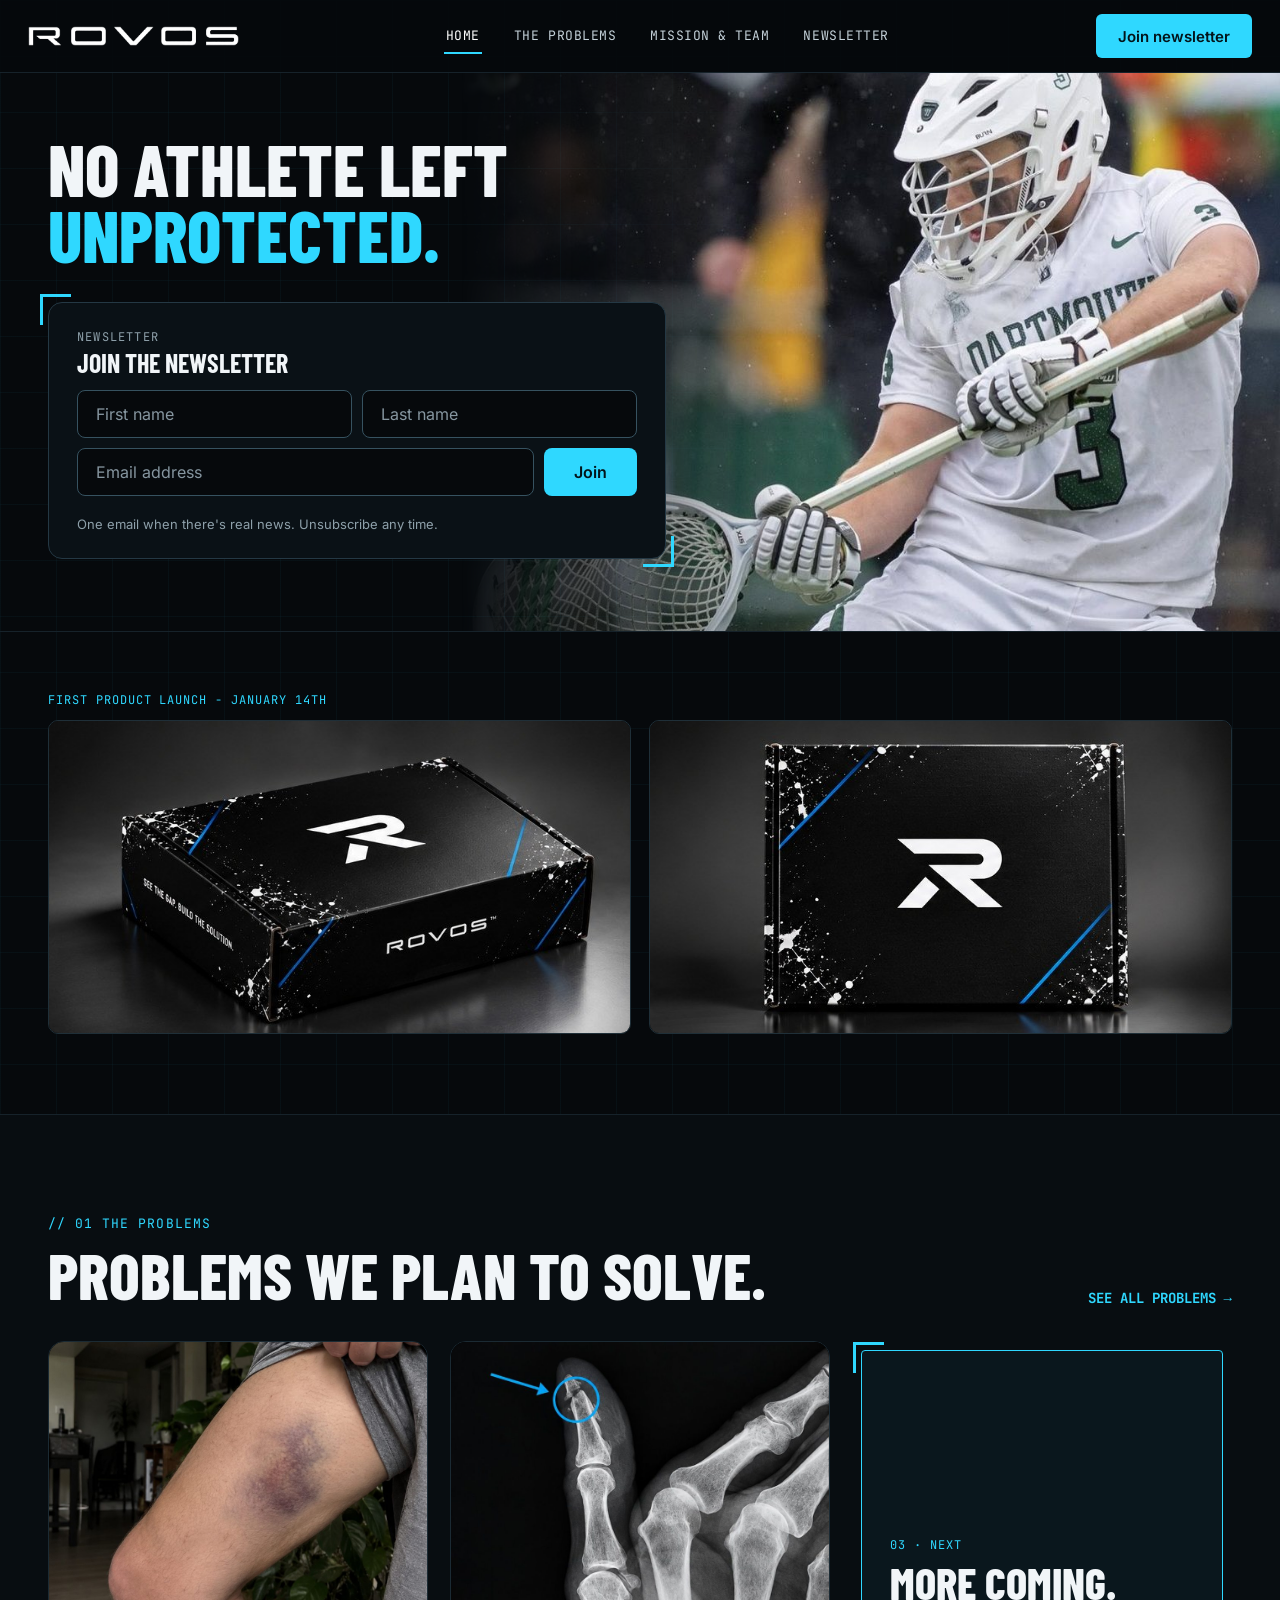
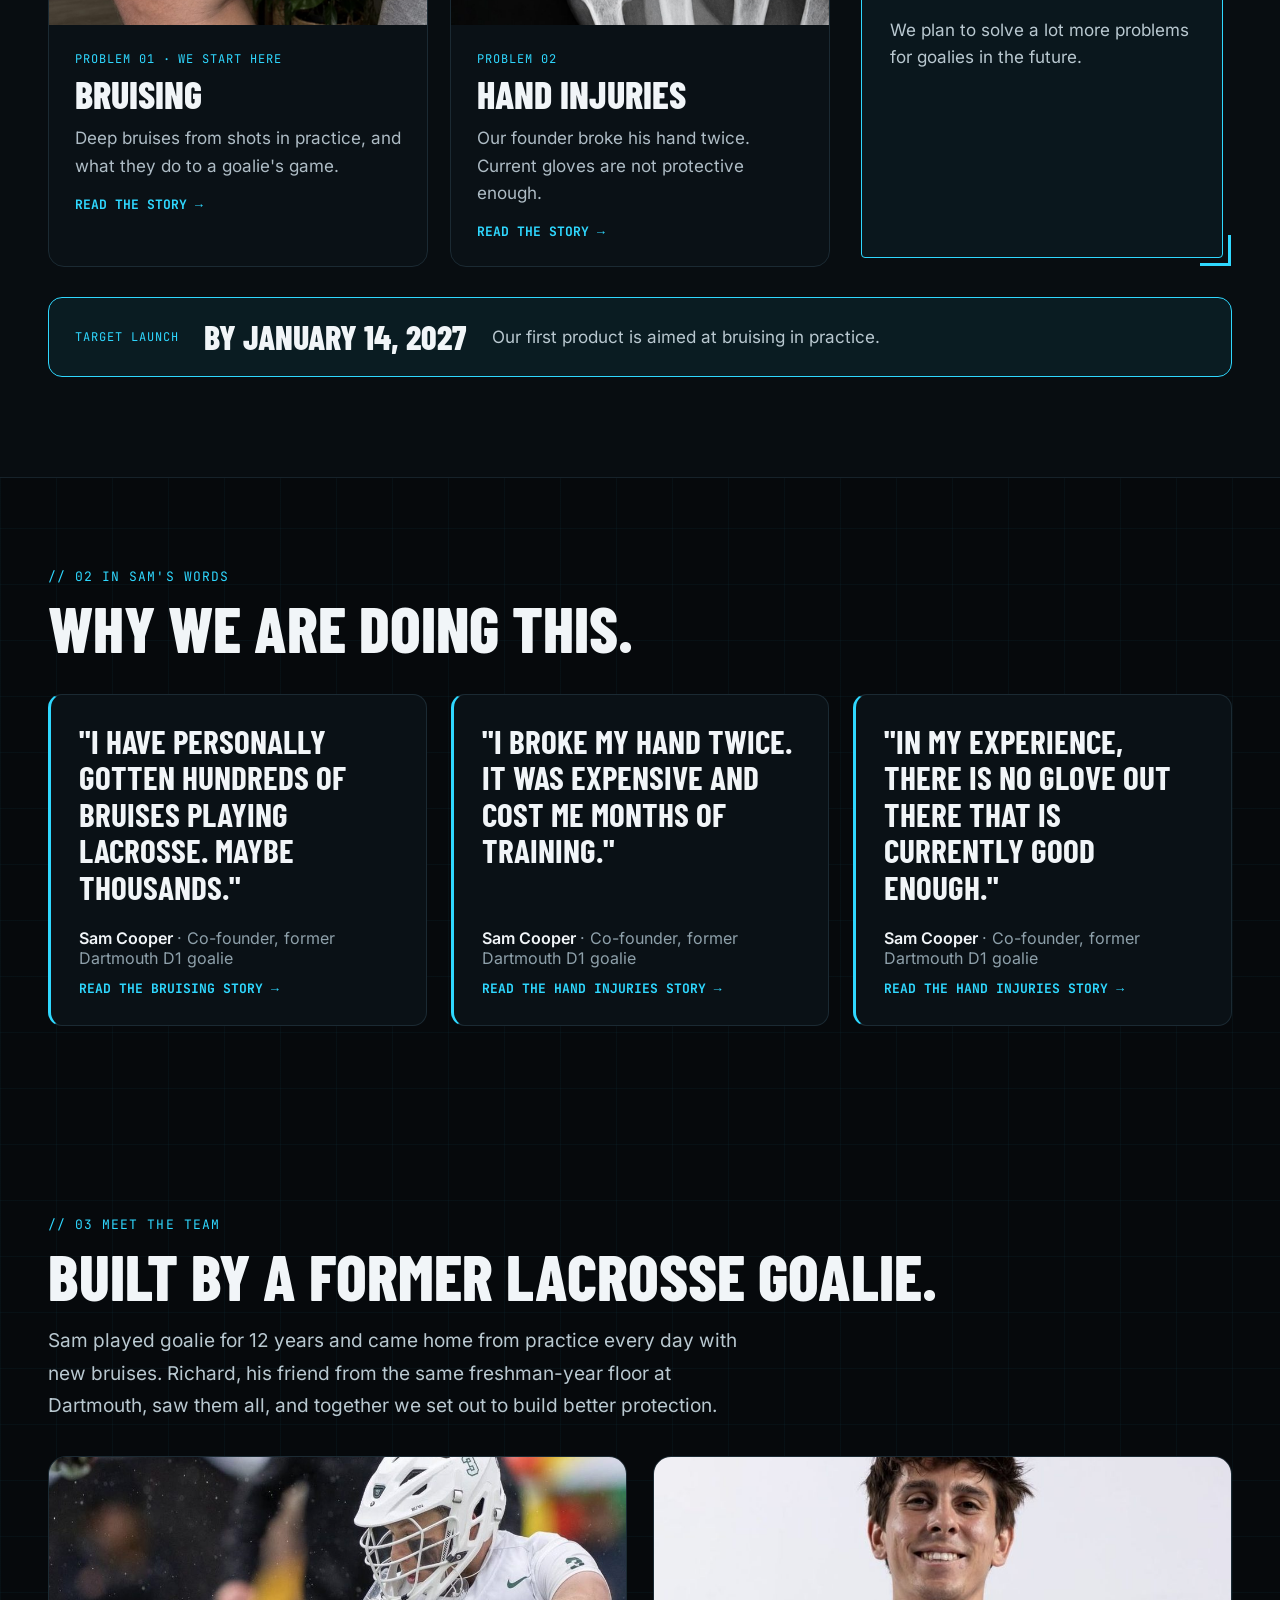
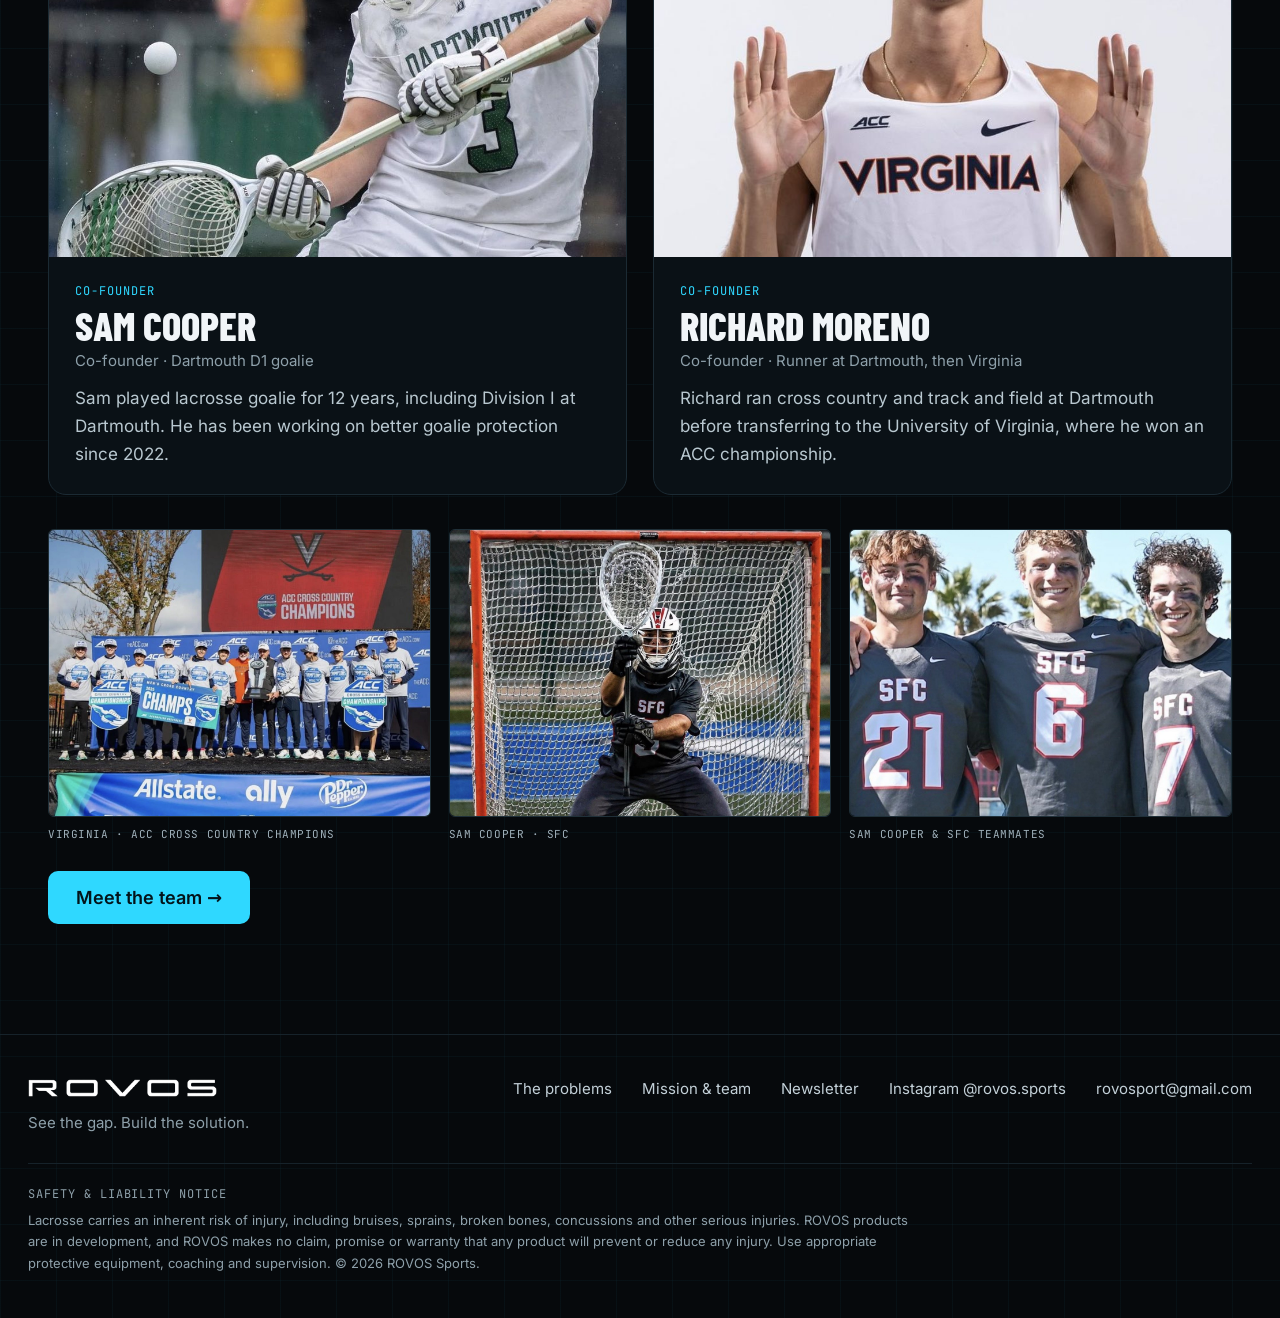
<file: index.html>
<!doctype html>
<html lang="en">
<head>
<meta charset="utf-8">
<meta name="viewport" content="width=device-width,initial-scale=1">
<title>ROVOS | Protecting lacrosse goalies</title>
<meta name="description" content="ROVOS is building advanced protective gear for lacrosse goalies. No athlete left unprotected. Join the newsletter for research and first looks.">
<meta name="theme-color" content="#06090c">
<meta property="og:type" content="website">
<meta property="og:site_name" content="ROVOS">
<meta property="og:title" content="ROVOS | Protecting lacrosse goalies">
<meta property="og:description" content="ROVOS is building advanced protective gear for lacrosse goalies. No athlete left unprotected. Join the newsletter for research and first looks.">
<meta property="og:image" content="https://rovos.llc/assets/img/og.jpg">
<meta name="twitter:card" content="summary_large_image">
<link rel="preload" href="/assets/fonts/barlow-condensed-latin-800-normal.woff2" as="font" type="font/woff2" crossorigin>
<link rel="stylesheet" href="/assets/fonts.css">
<link rel="icon" href="/favicon.ico" sizes="any">
<link rel="icon" type="image/png" href="/favicon.png">
<link rel="apple-touch-icon" href="/apple-touch-icon.png">

<style>
body{margin:0;background:#06090c;font-family:'Inter',system-ui,sans-serif;color:#f1f5f8}
a{color:#2fd8ff;text-decoration:none}
.nv{font-family:'JetBrains Mono',monospace;color:#c3d0d8;font-size:13px;letter-spacing:.04em;padding:8px 2px;border-bottom:2px solid transparent}
.nv:hover{color:#ffffff;border-bottom-color:#2fd8ff}
.hud{position:relative}
.hud::before,.hud::after{content:'';position:absolute;width:28px;height:28px;border:3px solid #2fd8ff;pointer-events:none;z-index:2}
.hud::before{top:-9px;left:-9px;border-right:0;border-bottom:0}
.hud::after{bottom:-9px;right:-9px;border-left:0;border-top:0}
.card{transition:border-color .15s,transform .15s}
.card:hover{border-color:#2fd8ff;transform:translateY(-2px)}
input::placeholder{color:#8696a0}
input:focus{outline:3px solid #2fd8ff;outline-offset:2px}
button:focus-visible,a:focus-visible{outline:3px solid #2fd8ff;outline-offset:3px}

@keyframes rvIn{from{opacity:0;transform:translateY(56px) scale(.97)}to{opacity:1;transform:none}}
@keyframes rvL{from{opacity:0;transform:translateX(-64px)}to{opacity:1;transform:none}}
@keyframes rvR{from{opacity:0;transform:translateX(64px)}to{opacity:1;transform:none}}
@keyframes rvZ{from{opacity:0;transform:scale(.9)}to{opacity:1;transform:none}}
@supports (animation-timeline: view()){
@media (prefers-reduced-motion:no-preference){
.rv{animation:rvIn linear backwards;animation-timeline:view();animation-range:entry 0% entry 55%}
.rvL{animation:rvL linear backwards;animation-timeline:view();animation-range:entry 0% entry 60%}
.rvR{animation:rvR linear backwards;animation-timeline:view();animation-range:entry 0% entry 60%}
.rvZ{animation:rvZ linear backwards;animation-timeline:view();animation-range:entry 0% entry 60%}
.rv:nth-child(2),.rvL:nth-child(2),.rvR:nth-child(2){animation-range:entry 6% entry 62%}
.rv:nth-child(3){animation-range:entry 12% entry 68%}
.rv:nth-child(4){animation-range:entry 18% entry 74%}
}}

html{-webkit-text-size-adjust:100%;overflow-x:clip}
body{overflow-x:clip}
img{max-width:100%}
.rv-io .rv,.rv-io .rvL,.rv-io .rvR,.rv-io .rvZ{opacity:0;transform:translateY(40px);transition:opacity .7s ease,transform .7s ease}
.rv-io .rvL{transform:translateX(-48px)}.rv-io .rvR{transform:translateX(48px)}.rv-io .rvZ{transform:scale(.94)}
.rv-io .is-in{opacity:1!important;transform:none!important}
@media (max-width:700px){
 div[style*="grid-template-columns:repeat(auto-fit"],section[style*="grid-template-columns:repeat(auto-fit"]{grid-template-columns:minmax(0,1fr)!important}
 div[style*="grid-template-columns:repeat(auto-fit,minmax(200px"]{grid-template-columns:repeat(2,minmax(0,1fr))!important}
 section[style*="padding"]{padding-left:20px!important;padding-right:20px!important}
 header>div{padding-left:20px!important;padding-right:20px!important}
 footer{padding-left:20px!important;padding-right:20px!important}
}
@media (max-width:700px){h1{font-size:clamp(44px,14.5vw,76px)!important}}
@media (max-width:520px){
 .nv{font-size:12px}
 header nav{gap:4px 18px!important}
}
@media (max-width:700px){
 header>div{gap:10px 12px!important;padding-top:10px!important;padding-bottom:10px!important}
 header>div>a[aria-label]{order:1;margin-right:auto}
 header>div>button[data-open-join]{order:2;height:38px!important;padding:0 14px!important;font-size:14px!important}
 header nav{order:3;width:100%;flex-wrap:nowrap!important;justify-content:space-between;gap:0 6px!important}
 header>div>a[aria-label] img{height:16px!important}
 header .nv{font-size:11px!important;letter-spacing:.02em!important;white-space:nowrap}
}
@media (max-width:380px){
 header .nv{font-size:10px!important;letter-spacing:0!important}
 header nav{gap:0 4px!important}
}

/* ---- compact mobile: less scrolling ---- */
@media (max-width:700px){
 [style*="padding:100px 28px"],[style*="padding:90px 28px"],[style*="padding:80px 28px"],[style*="padding:72px 28px"],[style*="padding:60px 28px"]{padding-top:38px!important}
 [style*="padding:56px 28px"],[style*="padding:50px 28px"]{padding-top:30px!important}
 [style*="padding:44px 28px"]{padding-top:26px!important;padding-bottom:26px!important}
 [style*="padding:100px 28px;"],[style*="padding:90px 28px;"]{padding-bottom:38px!important}
 [style*="28px 110px"],[style*="28px 100px"],[style*="28px 80px"],[style*="28px 70px"],[style*="28px 60px"]{padding-bottom:34px!important}
 [style*="padding:100px 28px"],[style*="padding:90px 28px"],[style*="padding:80px 28px"],[style*="padding:72px 28px"],[style*="padding:60px 28px"],[style*="padding:56px 28px"],[style*="padding:50px 28px"],[style*="padding:44px 28px"],[style*="padding:40px 28px"],[style*="padding:30px 28px"]{padding-left:20px!important;padding-right:20px!important}
 h2{font-size:32px!important;margin-top:8px!important}
 section p[style*="font-size:19px"],section div[style*="font-size:19px"]{font-size:16px!important;line-height:1.6!important}
 p[style*="font-size:17px"]{font-size:15px!important;line-height:1.5!important}
 div[style*="gap:56px"],div[style*="gap:64px"]{gap:20px!important}
 /* photo grids: 2 across */
 div[style*="repeat(auto-fit"][style*="gap:18px"]:has(>figure),div[style*="repeat(auto-fit"][style*="gap:18px"]:has(>div.hud){grid-template-columns:repeat(2,minmax(0,1fr))!important;gap:10px!important}
 div[style*="gap:18px"]>div.rv[style*="padding:24px"]{padding:16px 18px!important}
 div[style*="gap:18px"]>div.rv[style*="padding:24px"]>p{margin-top:6px!important}
 div[style*="font-size:20px;line-height:1.75"],p[style*="font-size:20px"]{font-size:17px!important;line-height:1.6!important}
 div[style*="font-size:20px;line-height:1.75"]>p{margin-top:14px!important}
 div[style*="gap:18px"]>figure:last-child:nth-child(odd){grid-column:1/-1}
 div[style*="gap:18px"]>figure:last-child:nth-child(odd)>div{aspect-ratio:16/9!important}
 figure figcaption{font-size:9.5px!important;letter-spacing:.02em!important;margin-top:6px!important;line-height:1.35}
 /* problem cards: photo left, text right */
 a.card[style*="display:block"]{display:grid!important;grid-template-columns:36% minmax(0,1fr)}
 a.card[style*="display:block"]>div:first-child{aspect-ratio:auto!important;min-height:100%}
 a.card[style*="display:block"]>div:first-child img{position:absolute;inset:0}
 a.card[style*="display:block"]>div:last-child{padding:16px!important}
 a.card[style*="display:block"]>div:last-child>div:nth-child(2){font-size:28px!important}
 a.card[style*="display:block"]>div:last-child>p{margin-top:6px!important}
 a.card[style*="display:block"]>div:last-child>div:last-child{margin-top:10px!important}
 div.hud[style*="min-height:240px"]{min-height:0!important;padding:20px!important;margin:0!important}
 div.hud[style*="min-height:240px"]>div:nth-child(2){font-size:32px!important}
 /* quote cards */
 a.card[style*="border-left"]{padding:18px!important}
 a.card[style*="border-left"]>p{font-size:21px!important}
 a.card[style*="border-left"]>div{margin-top:12px!important;font-size:14px}
 /* founder cards */
 img[style*="height:400px"],img[style*="height:420px"]{height:210px!important}
 div[style*="border-radius:18px"]>div[style*="padding:26px"]{padding:18px!important}
 div[style*="border-radius:18px"]>div[style*="padding:26px"]>div[style*="font-size:40px"]{font-size:32px!important}
 div[style*="border-radius:18px"]>div[style*="padding:26px"]>p{font-size:15px!important;margin-top:8px!important}
 div[style*="gap:18px;margin-top:30px"]{grid-template-columns:minmax(0,1fr)!important;gap:10px!important;margin-top:20px!important}
 div[style*="gap:18px;margin-top:30px"]>div{padding:16px 18px!important}
 div[style*="gap:18px;margin-top:30px"]>div>div[style*="font-size:28px"]{font-size:24px!important}
 div[style*="gap:18px;margin-top:30px"]>div>p{margin-top:6px!important}
 div.hud[style*="padding:clamp(26px"]{padding:20px!important}
 div[style*="gap:14px"]>img{max-height:none}
}
</style>

<script async src="https://www.googletagmanager.com/gtag/js?id=G-G02ZZ0PW9D"></script>
<script>window.dataLayer=window.dataLayer||[];function gtag(){dataLayer.push(arguments);}gtag('js',new Date());gtag('config','G-G02ZZ0PW9D');</script>
</head>
<body>



<div style="background:#06090c;color:#f1f5f8;font-family:'Inter',system-ui,sans-serif;overflow:clip;background-image:linear-gradient(rgba(47,216,255,.035) 1px,transparent 1px),linear-gradient(90deg,rgba(47,216,255,.035) 1px,transparent 1px);background-size:56px 56px">

<!-- HEADER -->
<header style="position:sticky;top:0;z-index:20;background:rgba(6,9,12,.94);border-bottom:1px solid #16222a">
<div style="max-width:1240px;margin:0 auto;padding:14px 28px;display:flex;flex-wrap:wrap;align-items:center;justify-content:space-between;gap:12px 28px;position:relative">
<a href="/" aria-label="ROVOS home" style="display:block"><img src="/assets/img/rovos-wordmark.png" alt="ROVOS" style="height:20px;width:auto;display:block"></a>
<nav aria-label="Main" style="display:flex;flex-wrap:wrap;align-items:center;gap:6px 30px">
<a class="nv" href="/" style="color:#ffffff;border-bottom-color:#2fd8ff">HOME</a>
<a class="nv" href="/problems/">THE PROBLEMS</a>
<a class="nv" href="/mission/">MISSION &amp; TEAM</a>
<a class="nv" href="/newsletter/">NEWSLETTER</a>
</nav>
<button type="button" data-open-join style="height:44px;padding:0 22px;border-radius:6px;border:0;background:#2fd8ff;color:#03141a;font-size:15px;font-weight:600;font-family:inherit;cursor:pointer">Join newsletter</button>
<div id="join-modal" style="display:none">
<div role="dialog" aria-modal="true" aria-label="Join the newsletter" style="position:fixed;inset:0;z-index:200;display:flex;align-items:center;justify-content:center;padding:20px;box-sizing:border-box">
<div data-close-join style="position:absolute;inset:0;background:rgba(3,6,8,.82)"></div>
<div class="hud" style="position:relative;width:520px;max-width:100%;box-sizing:border-box;background:#0a1116;border:1px solid #28414d;border-radius:16px;padding:34px;box-shadow:0 30px 80px rgba(0,0,0,.7)">
<button data-close-join aria-label="Close" style="position:absolute;top:12px;right:14px;width:40px;height:40px;border-radius:8px;border:0;background:transparent;color:#b4c2cb;font-size:26px;line-height:1;cursor:pointer">&times;</button>
<div style="font-family:'JetBrains Mono',monospace;font-size:12px;color:#8ea0aa;letter-spacing:.1em">NEWSLETTER</div>
<div style="font-family:'Barlow Condensed',sans-serif;font-weight:800;font-size:40px;text-transform:uppercase;line-height:1;margin-top:6px">Join the newsletter</div>
<div data-state="form">
<form class="js-signup" novalidate style="display:flex;flex-direction:column;gap:10px;margin-top:22px;position:relative"><div style="display:grid;grid-template-columns:repeat(2,minmax(0,1fr));gap:10px"><div><label for="h-fn" style="position:absolute;width:1px;height:1px;overflow:hidden;clip:rect(0 0 0 0)">First name</label><input id="h-fn" type="text" autocomplete="given-name" placeholder="First name" name="firstName" required maxlength="120" style="width:100%;box-sizing:border-box;height:58px;padding:0 18px;border-radius:8px;border:1px solid #365260;background:#06090c;color:#f1f5f8;font-size:18px;font-family:inherit"></div><div><label for="h-ln" style="position:absolute;width:1px;height:1px;overflow:hidden;clip:rect(0 0 0 0)">Last name</label><input id="h-ln" type="text" autocomplete="family-name" placeholder="Last name" name="lastName" required maxlength="120" style="width:100%;box-sizing:border-box;height:58px;padding:0 18px;border-radius:8px;border:1px solid #365260;background:#06090c;color:#f1f5f8;font-size:18px;font-family:inherit"></div></div><label for="h-email" style="position:absolute;width:1px;height:1px;overflow:hidden;clip:rect(0 0 0 0)">Email address</label><input id="h-email" type="email" autocomplete="email" placeholder="Email address" name="email" required maxlength="120" style="width:100%;box-sizing:border-box;height:58px;padding:0 18px;border-radius:8px;border:1px solid #365260;background:#06090c;color:#f1f5f8;font-size:18px;font-family:inherit"><button type="submit" style="height:58px;border-radius:10px;border:0;background:#2fd8ff;color:#03141a;font-size:18px;font-weight:600;font-family:inherit;cursor:pointer">Join</button><div aria-hidden="true" style="position:absolute;left:-9999px;top:auto;width:1px;height:1px;overflow:hidden"><label>Leave this empty<input type="text" name="website" tabindex="-1" autocomplete="off"></label></div><div class="js-status" role="status" aria-live="polite" style="font-size:15px;line-height:1.4;color:#ff9aa8"></div></form>
<p style="font-size:14px;color:#8ea0aa;margin:14px 0 0">One email when there's real news. Unsubscribe any time.</p>
</div>
<div data-state="done" style="display:none">
<div style="margin-top:22px;min-height:58px;display:flex;align-items:center;padding:0 18px;border-radius:10px;border:1px solid #1f6a80;background:rgba(47,216,255,.1);color:#dcf6ff;font-size:17px">You're on the list. We'll keep you posted.</div>
</div>
</div>
</div>
</div>
</div>
</header>

<style>
.hero2{position:relative;overflow:hidden;border-bottom:1px solid #16222a}
.hero2-img{position:absolute;inset:0 0 0 36%;-webkit-mask-image:linear-gradient(90deg,transparent 0,#000 40%);mask-image:linear-gradient(90deg,transparent 0,#000 40%)}
.hero2-img img{width:100%;height:100%;object-fit:cover;object-position:62% 28%;display:block}
.hero2-in{position:relative;max-width:1240px;margin:0 auto;padding:clamp(30px,7vh,80px) 28px clamp(40px,8vh,80px);box-sizing:border-box}
@media (max-width:900px){
 .hero2-img{inset:0;-webkit-mask-image:linear-gradient(180deg,#000 0,#000 30%,transparent 78%);mask-image:linear-gradient(180deg,#000 0,#000 30%,transparent 78%);opacity:.62}
 .hero2-img img{object-position:68% 18%}
 .hero2-in{padding:130px 20px 40px}
 .hero2 h1{font-size:clamp(38px,11vw,64px)!important;text-shadow:0 2px 18px rgba(3,8,12,.8)}
}
</style>
<section class="hero2"><div class="hero2-img"><img src="/assets/img/sam-cooper.jpg" alt="Sam Cooper making a save for Dartmouth" fetchpriority="high"></div>
<div class="hero2-in"><div style="max-width:700px"><h1 style="font-family:'Barlow Condensed',sans-serif;font-weight:800;font-size:clamp(34px,min(5.6vw,10vh),84px);line-height:.92;text-transform:uppercase;margin:0">No athlete left <span style="color:#2fd8ff">unprotected.</span></h1>
<div style="margin-top:clamp(18px,4vh,34px)"><div class="hud" style="max-width:560px;margin:0;border:1px solid #243844;background:#0a1116;border-radius:14px;padding:clamp(18px,3vh,26px) clamp(18px,3vw,28px)">
<div style="font-family:'JetBrains Mono',monospace;font-size:12px;color:#8ea0aa;letter-spacing:.1em">NEWSLETTER</div>
<div style="font-family:'Barlow Condensed',sans-serif;font-weight:700;font-size:26px;text-transform:uppercase;margin-top:2px">Join the newsletter</div>
<div data-state="form">
<form class="js-signup" novalidate style="display:flex;flex-direction:column;gap:10px;flex:1 1 380px;max-width:900px;width:100%;margin-top:12px;position:relative"><div style="display:grid;grid-template-columns:repeat(2,minmax(0,1fr));gap:10px"><div><label for="m-fn" style="position:absolute;width:1px;height:1px;overflow:hidden;clip:rect(0 0 0 0)">First name</label><input id="m-fn" type="text" autocomplete="given-name" placeholder="First name" name="firstName" required maxlength="120" style="width:100%;box-sizing:border-box;height:48px;padding:0 18px;border-radius:8px;border:1px solid #365260;background:#06090c;color:#f1f5f8;font-size:16px;font-family:inherit"></div><div><label for="m-ln" style="position:absolute;width:1px;height:1px;overflow:hidden;clip:rect(0 0 0 0)">Last name</label><input id="m-ln" type="text" autocomplete="family-name" placeholder="Last name" name="lastName" required maxlength="120" style="width:100%;box-sizing:border-box;height:48px;padding:0 18px;border-radius:8px;border:1px solid #365260;background:#06090c;color:#f1f5f8;font-size:16px;font-family:inherit"></div></div><div style="display:flex;flex-wrap:wrap;gap:10px"><label for="m-email" style="position:absolute;width:1px;height:1px;overflow:hidden;clip:rect(0 0 0 0)">Email address</label><input id="m-email" type="email" autocomplete="email" placeholder="Email address" name="email" required maxlength="120" style="flex:1 1 220px;min-width:0;box-sizing:border-box;height:48px;padding:0 18px;border-radius:8px;border:1px solid #365260;background:#06090c;color:#f1f5f8;font-size:16px;font-family:inherit"><button type="submit" style="height:48px;padding:0 30px;border-radius:8px;border:0;background:#2fd8ff;color:#03141a;font-size:16px;font-weight:600;font-family:inherit;cursor:pointer">Join</button></div><div aria-hidden="true" style="position:absolute;left:-9999px;top:auto;width:1px;height:1px;overflow:hidden"><label>Leave this empty<input type="text" name="website" tabindex="-1" autocomplete="off"></label></div><div class="js-status" role="status" aria-live="polite" style="font-size:15px;line-height:1.4;color:#ff9aa8"></div></form>
</div>
<div data-state="done" style="display:none">
<div style="margin-top:16px;min-height:48px;display:flex;align-items:center;padding:0 18px;border-radius:10px;border:1px solid #1f6a80;background:rgba(47,216,255,.1);color:#dcf6ff;font-size:16px">You're on the list. We'll keep you posted.</div>
</div>
<p style="font-size:13px;color:#8ea0aa;margin:10px 0 0">One email when there's real news. Unsubscribe any time.</p>
</div></div></div></div></section>
<section style="max-width:1240px;margin:0 auto;padding:60px 28px 80px;box-sizing:border-box"><div style="font-family:'JetBrains Mono',monospace;font-size:12px;color:#2fd8ff;letter-spacing:.08em">FIRST PRODUCT LAUNCH - JANUARY 14TH</div><div style="height:12px"></div>
<div style="display:grid;grid-template-columns:repeat(auto-fit,minmax(280px,1fr));gap:18px"><div class="hud" style="border:1px solid #1f2f38;border-radius:10px;overflow:hidden;background:#000"><img src="/assets/img/box-1.jpg" alt="The ROVOS box, angled view" loading="lazy" style="width:100%;display:block"></div><div class="hud" style="border:1px solid #1f2f38;border-radius:10px;overflow:hidden;background:#000"><img src="/assets/img/box-2.jpg" alt="The ROVOS box, front view" loading="lazy" style="width:100%;display:block"></div></div></section><!-- PROBLEMS WE PLAN TO SOLVE -->
<section style="border-top:1px solid #16222a;background:#080d11">
<div style="max-width:1240px;margin:0 auto;padding:100px 28px;box-sizing:border-box">
<div style="display:flex;flex-wrap:wrap;justify-content:space-between;align-items:end;gap:20px;margin-bottom:34px">
<div style="max-width:760px">
<div style="font-family:'JetBrains Mono',monospace;font-size:13px;color:#2fd8ff;letter-spacing:.08em">// 01 THE PROBLEMS</div>
<h2 class="rv" style="font-family:'Barlow Condensed',sans-serif;font-weight:800;font-size:clamp(40px,5vw,66px);line-height:.98;text-transform:uppercase;margin:12px 0 0">Problems we plan to solve.</h2>
</div>
<a href="/problems/" style="font-family:'JetBrains Mono',monospace;font-size:14px;font-weight:700">SEE ALL PROBLEMS &rarr;</a>
</div>
<div style="display:grid;grid-template-columns:repeat(auto-fit,minmax(300px,1fr));gap:22px">
<a class="card rv" href="/problems/bruising/" style="display:block;color:#f1f5f8;background:#0a1116;border:1px solid #1b2a33;border-radius:16px;overflow:hidden">
<div style="position:relative;aspect-ratio:4/3;background:#000"><img src="/assets/img/bruise.jpg" alt="Bruise on a goalie's thigh" style="width:100%;height:100%;object-fit:cover;object-position:50% 58%;display:block"></div>
<div style="padding:26px"><div style="font-family:'JetBrains Mono',monospace;font-size:12px;color:#2fd8ff;letter-spacing:.08em">PROBLEM 01 &middot; WE START HERE</div><div style="font-family:'Barlow Condensed',sans-serif;font-weight:800;font-size:38px;text-transform:uppercase;margin-top:8px;line-height:1">Bruising</div><p style="font-size:17px;line-height:1.6;color:#aebcc5;margin:12px 0 0">Deep bruises from shots in practice, and what they do to a goalie's game.</p><div style="font-family:'JetBrains Mono',monospace;font-size:13px;font-weight:700;color:#2fd8ff;margin-top:16px">READ THE STORY &rarr;</div></div></a>
<a class="card rv" href="/problems/hand-injuries/" style="display:block;color:#f1f5f8;background:#0a1116;border:1px solid #1b2a33;border-radius:16px;overflow:hidden">
<div style="position:relative;aspect-ratio:4/3;background:#000"><img src="/assets/img/xray.jpg" alt="X-ray of a fractured thumb" style="width:100%;height:100%;object-fit:cover;object-position:50% 20%;display:block"></div>
<div style="padding:26px"><div style="font-family:'JetBrains Mono',monospace;font-size:12px;color:#2fd8ff;letter-spacing:.08em">PROBLEM 02</div><div style="font-family:'Barlow Condensed',sans-serif;font-weight:800;font-size:38px;text-transform:uppercase;margin-top:8px;line-height:1">Hand injuries</div><p style="font-size:17px;line-height:1.6;color:#aebcc5;margin:12px 0 0">Our founder broke his hand twice. Current gloves are not protective enough.</p><div style="font-family:'JetBrains Mono',monospace;font-size:13px;font-weight:700;color:#2fd8ff;margin-top:16px">READ THE STORY &rarr;</div></div></a>
<div class="rv hud" style="margin:9px;border:1px solid #2fd8ff;background:rgba(47,216,255,.05);border-radius:4px;padding:28px;display:flex;flex-direction:column;justify-content:center;min-height:240px"><div style="font-family:'JetBrains Mono',monospace;font-size:12px;color:#2fd8ff;letter-spacing:.08em">03 &middot; NEXT</div><div style="font-family:'Barlow Condensed',sans-serif;font-weight:800;font-size:44px;text-transform:uppercase;margin-top:8px;line-height:1">More coming.</div><p style="font-size:17px;line-height:1.6;color:#b9c8d0;margin:12px 0 0">We plan to solve a lot more problems for goalies in the future.</p></div>
</div>
<div class="rv" style="margin-top:30px;border:1px solid #2fd8ff;background:rgba(47,216,255,.07);border-radius:14px;padding:22px 26px;display:flex;flex-wrap:wrap;align-items:center;gap:10px 26px">
<div style="font-family:'JetBrains Mono',monospace;font-size:12px;letter-spacing:.08em;color:#2fd8ff">TARGET LAUNCH</div>
<div style="font-family:'Barlow Condensed',sans-serif;font-weight:800;font-size:34px;text-transform:uppercase;line-height:1">By January 14, 2027</div>
<div style="font-size:17px;line-height:1.55;color:#b9c8d0;flex:1 1 300px">Our first product is aimed at bruising in practice.</div>
</div>
</div>
</section>

<!-- SAM'S QUOTES -->
<section style="border-top:1px solid #16222a">
<div style="max-width:1240px;margin:0 auto;padding:90px 28px;box-sizing:border-box">
<div style="font-family:'JetBrains Mono',monospace;font-size:13px;color:#2fd8ff;letter-spacing:.08em">// 02 IN SAM'S WORDS</div>
<h2 class="rv" style="font-family:'Barlow Condensed',sans-serif;font-weight:800;font-size:clamp(40px,5vw,66px);line-height:.98;text-transform:uppercase;margin:12px 0 0">Why we are doing this.</h2>
<div style="display:grid;grid-template-columns:repeat(auto-fit,minmax(300px,1fr));gap:24px;margin-top:34px">
<a class="card rv" href="/problems/bruising/" style="display:flex;flex-direction:column;justify-content:space-between;color:#f1f5f8;background:#0a1116;border:1px solid #1b2a33;border-left:3px solid #2fd8ff;border-radius:14px;padding:28px">
<p style="font-family:'Barlow Condensed',sans-serif;font-weight:700;font-size:clamp(26px,2.6vw,34px);line-height:1.1;text-transform:uppercase;margin:0">"I have personally gotten hundreds of bruises playing lacrosse. Maybe thousands."</p>
<div style="margin-top:22px"><div style="font-weight:600">Sam Cooper <span style="color:#8ea0aa;font-weight:400">&middot; Co-founder, former Dartmouth D1 goalie</span></div><div style="font-family:'JetBrains Mono',monospace;font-size:13px;font-weight:700;color:#2fd8ff;margin-top:12px">READ THE BRUISING STORY &rarr;</div></div></a>
<a class="card rv" href="/problems/hand-injuries/" style="display:flex;flex-direction:column;justify-content:space-between;color:#f1f5f8;background:#0a1116;border:1px solid #1b2a33;border-left:3px solid #2fd8ff;border-radius:14px;padding:28px">
<p style="font-family:'Barlow Condensed',sans-serif;font-weight:700;font-size:clamp(26px,2.6vw,34px);line-height:1.1;text-transform:uppercase;margin:0">"I broke my hand twice. It was expensive and cost me months of training."</p>
<div style="margin-top:22px"><div style="font-weight:600">Sam Cooper <span style="color:#8ea0aa;font-weight:400">&middot; Co-founder, former Dartmouth D1 goalie</span></div><div style="font-family:'JetBrains Mono',monospace;font-size:13px;font-weight:700;color:#2fd8ff;margin-top:12px">READ THE HAND INJURIES STORY &rarr;</div></div></a>
<a class="card rv" href="/problems/hand-injuries/" style="display:flex;flex-direction:column;justify-content:space-between;color:#f1f5f8;background:#0a1116;border:1px solid #1b2a33;border-left:3px solid #2fd8ff;border-radius:14px;padding:28px">
<p style="font-family:'Barlow Condensed',sans-serif;font-weight:700;font-size:clamp(26px,2.6vw,34px);line-height:1.1;text-transform:uppercase;margin:0">"In my experience, there is no glove out there that is currently good enough."</p>
<div style="margin-top:22px"><div style="font-weight:600">Sam Cooper <span style="color:#8ea0aa;font-weight:400">&middot; Co-founder, former Dartmouth D1 goalie</span></div><div style="font-family:'JetBrains Mono',monospace;font-size:13px;font-weight:700;color:#2fd8ff;margin-top:12px">READ THE HAND INJURIES STORY &rarr;</div></div></a>
</div>
</div>
</section>

<!-- BUILT BY TWO FRIENDS -->
<section style="max-width:1240px;margin:0 auto;padding:100px 28px 110px;box-sizing:border-box">
<div style="font-family:'JetBrains Mono',monospace;font-size:13px;color:#2fd8ff;letter-spacing:.08em">// 03 MEET THE TEAM</div>
<h2 class="rv" style="font-family:'Barlow Condensed',sans-serif;font-weight:800;font-size:clamp(40px,5vw,66px);line-height:.98;text-transform:uppercase;margin:12px 0 0">Built by a former lacrosse goalie.</h2>
<p class="rv" style="font-size:19px;line-height:1.7;color:#b9c8d0;margin:18px 0 0;max-width:720px">Sam played goalie for 12 years and came home from practice every day with new bruises. Richard, his friend from the same freshman-year floor at Dartmouth, saw them all, and together we set out to build better protection.</p>
<div style="display:grid;grid-template-columns:repeat(auto-fit,minmax(340px,1fr));gap:26px;margin-top:34px">
<div class="rvL" style="border:1px solid #1b2a33;background:#0a1116;border-radius:18px;overflow:hidden">
<img src="/assets/img/sam-cooper.jpg" alt="Sam Cooper making a save for Dartmouth" style="width:100%;height:400px;object-fit:cover;object-position:50% 25%;display:block">
<div style="padding:26px"><div style="font-family:'JetBrains Mono',monospace;font-size:12px;color:#2fd8ff;letter-spacing:.08em">CO-FOUNDER</div><div style="font-family:'Barlow Condensed',sans-serif;font-weight:800;font-size:40px;text-transform:uppercase;margin-top:6px;line-height:1">Sam Cooper</div><div style="font-size:15px;color:#8ea0aa;margin-top:6px">Co-founder &middot; Dartmouth D1 goalie</div><p style="font-size:17px;line-height:1.65;color:#b9c8d0;margin:14px 0 0">Sam played lacrosse goalie for 12 years, including Division I at Dartmouth. He has been working on better goalie protection since 2022.</p></div></div>
<div class="rvR" style="border:1px solid #1b2a33;background:#0a1116;border-radius:18px;overflow:hidden">
<img src="/assets/img/richard-moreno.jpg" alt="Richard Moreno in his Virginia uniform" style="width:100%;height:400px;object-fit:cover;object-position:50% 20%;display:block">
<div style="padding:26px"><div style="font-family:'JetBrains Mono',monospace;font-size:12px;color:#2fd8ff;letter-spacing:.08em">CO-FOUNDER</div><div style="font-family:'Barlow Condensed',sans-serif;font-weight:800;font-size:40px;text-transform:uppercase;margin-top:6px;line-height:1">Richard Moreno</div><div style="font-size:15px;color:#8ea0aa;margin-top:6px">Co-founder &middot; Runner at Dartmouth, then Virginia</div><p style="font-size:17px;line-height:1.65;color:#b9c8d0;margin:14px 0 0">Richard ran cross country and track and field at Dartmouth before transferring to the University of Virginia, where he won an ACC championship.</p></div></div>
</div>
<div style="margin-top:34px"><div style="display:grid;grid-template-columns:repeat(auto-fit,minmax(260px,1fr));gap:18px"><figure class="rv" style="margin:0"><div class="hud" style="aspect-ratio:4/3;overflow:hidden;border:1px solid #1f2f38;border-radius:6px;background:#000"><img src="/assets/img/acc-xc-champions.jpg" alt="Virginia cross country team with ACC Championship banners" loading="lazy" style="width:100%;height:100%;object-fit:cover;object-position:50% 60%;display:block"></div><figcaption style="font-family:'JetBrains Mono',monospace;font-size:11px;letter-spacing:.05em;color:#9fb0ba;margin-top:10px">VIRGINIA &middot; ACC CROSS COUNTRY CHAMPIONS</figcaption></figure><figure class="rv" style="margin:0"><div class="hud" style="aspect-ratio:4/3;overflow:hidden;border:1px solid #1f2f38;border-radius:6px;background:#000"><img src="/assets/img/goalie-sfc.jpg" alt="Goalie in a ready stance in front of the net" loading="lazy" style="width:100%;height:100%;object-fit:cover;object-position:50% 22%;display:block"></div><figcaption style="font-family:'JetBrains Mono',monospace;font-size:11px;letter-spacing:.05em;color:#9fb0ba;margin-top:10px">SAM COOPER &middot; SFC</figcaption></figure><figure class="rv" style="margin:0"><div class="hud" style="aspect-ratio:4/3;overflow:hidden;border:1px solid #1f2f38;border-radius:6px;background:#000"><img src="/assets/img/sfc-three.jpg" alt="Sam Cooper with two SFC teammates" loading="lazy" style="width:100%;height:100%;object-fit:cover;object-position:50% 12%;display:block"></div><figcaption style="font-family:'JetBrains Mono',monospace;font-size:11px;letter-spacing:.05em;color:#9fb0ba;margin-top:10px">SAM COOPER &amp; SFC TEAMMATES</figcaption></figure></div></div><a href="/mission/" style="display:inline-block;margin-top:30px;padding:16px 28px;border-radius:10px;background:#2fd8ff;color:#03141a;font-size:18px;font-weight:600">Meet the team &rarr;</a>
</section>

<!-- FOOTER -->
<footer style="border-top:1px solid #16222a;padding:44px 28px">
<div style="max-width:1240px;margin:0 auto;display:flex;flex-wrap:wrap;justify-content:space-between;gap:28px">
<div style="max-width:340px"><img src="/assets/img/rovos-wordmark.png" alt="ROVOS" style="height:18px;width:auto;display:block"><p style="font-size:15px;line-height:1.6;color:#8ea0aa;margin:14px 0 0">See the gap. Build the solution.</p></div>
<nav aria-label="Footer" style="display:flex;flex-wrap:wrap;gap:12px 30px;font-size:15px"><a href="/problems/" style="color:#c3d0d8">The problems</a><a href="/mission/" style="color:#c3d0d8">Mission &amp; team</a><a href="/newsletter/" style="color:#c3d0d8">Newsletter</a><a href="https://www.instagram.com/rovos.sports/" style="color:#c3d0d8">Instagram @rovos.sports</a><a href="mailto:rovosport@gmail.com" style="color:#c3d0d8">rovosport@gmail.com</a></nav>
</div>
<div style="max-width:1240px;margin:28px auto 0;border-top:1px solid #16222a;padding-top:22px">
<div style="font-family:'JetBrains Mono',monospace;font-size:12px;letter-spacing:.08em;color:#8ea0aa">SAFETY &amp; LIABILITY NOTICE</div>
<p style="font-size:13px;line-height:1.65;color:#8ea0aa;margin:8px 0 0;max-width:900px">Lacrosse carries an inherent risk of injury, including bruises, sprains, broken bones, concussions and other serious injuries. ROVOS products are in development, and ROVOS makes no claim, promise or warranty that any product will prevent or reduce any injury. Use appropriate protective equipment, coaching and supervision. &copy; 2026 ROVOS Sports.</p>
</div>
</footer>

</div>



<script src="/assets/site.js" defer></script>
</body>
</html>
</file>
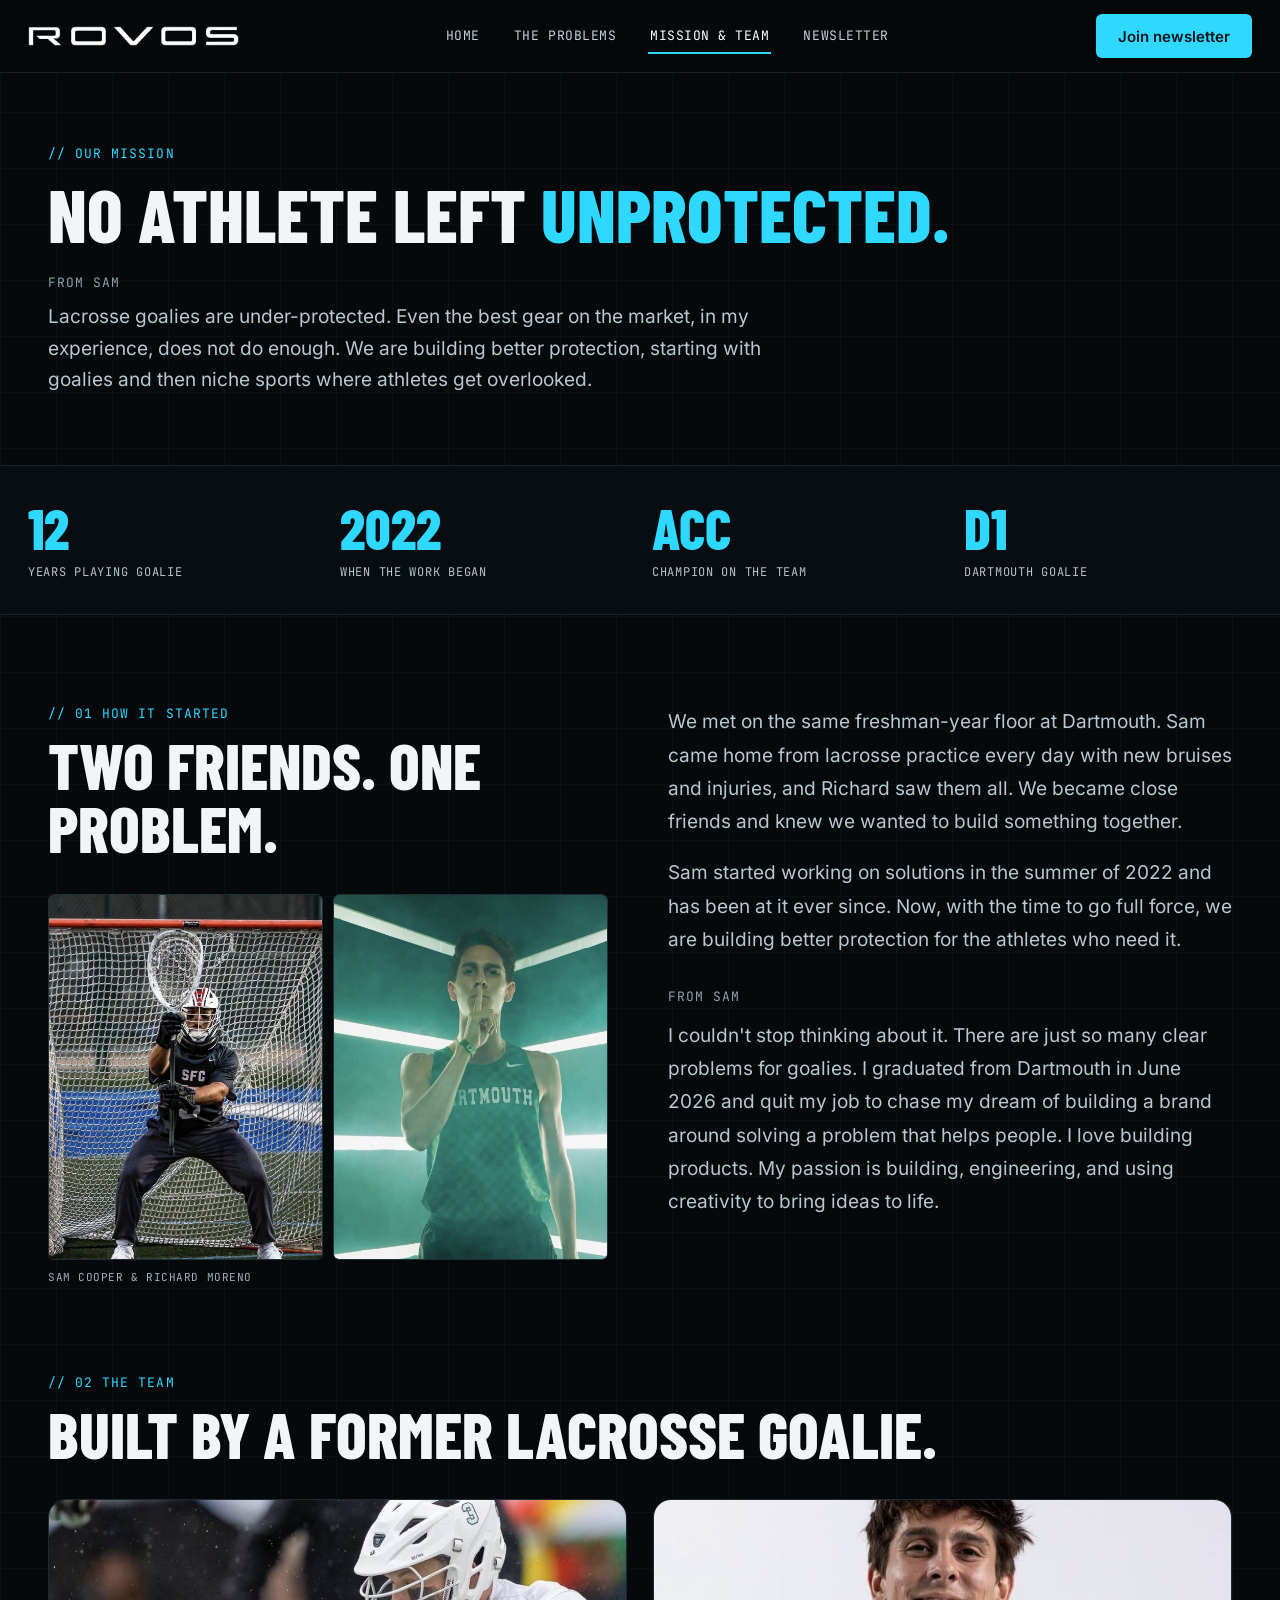
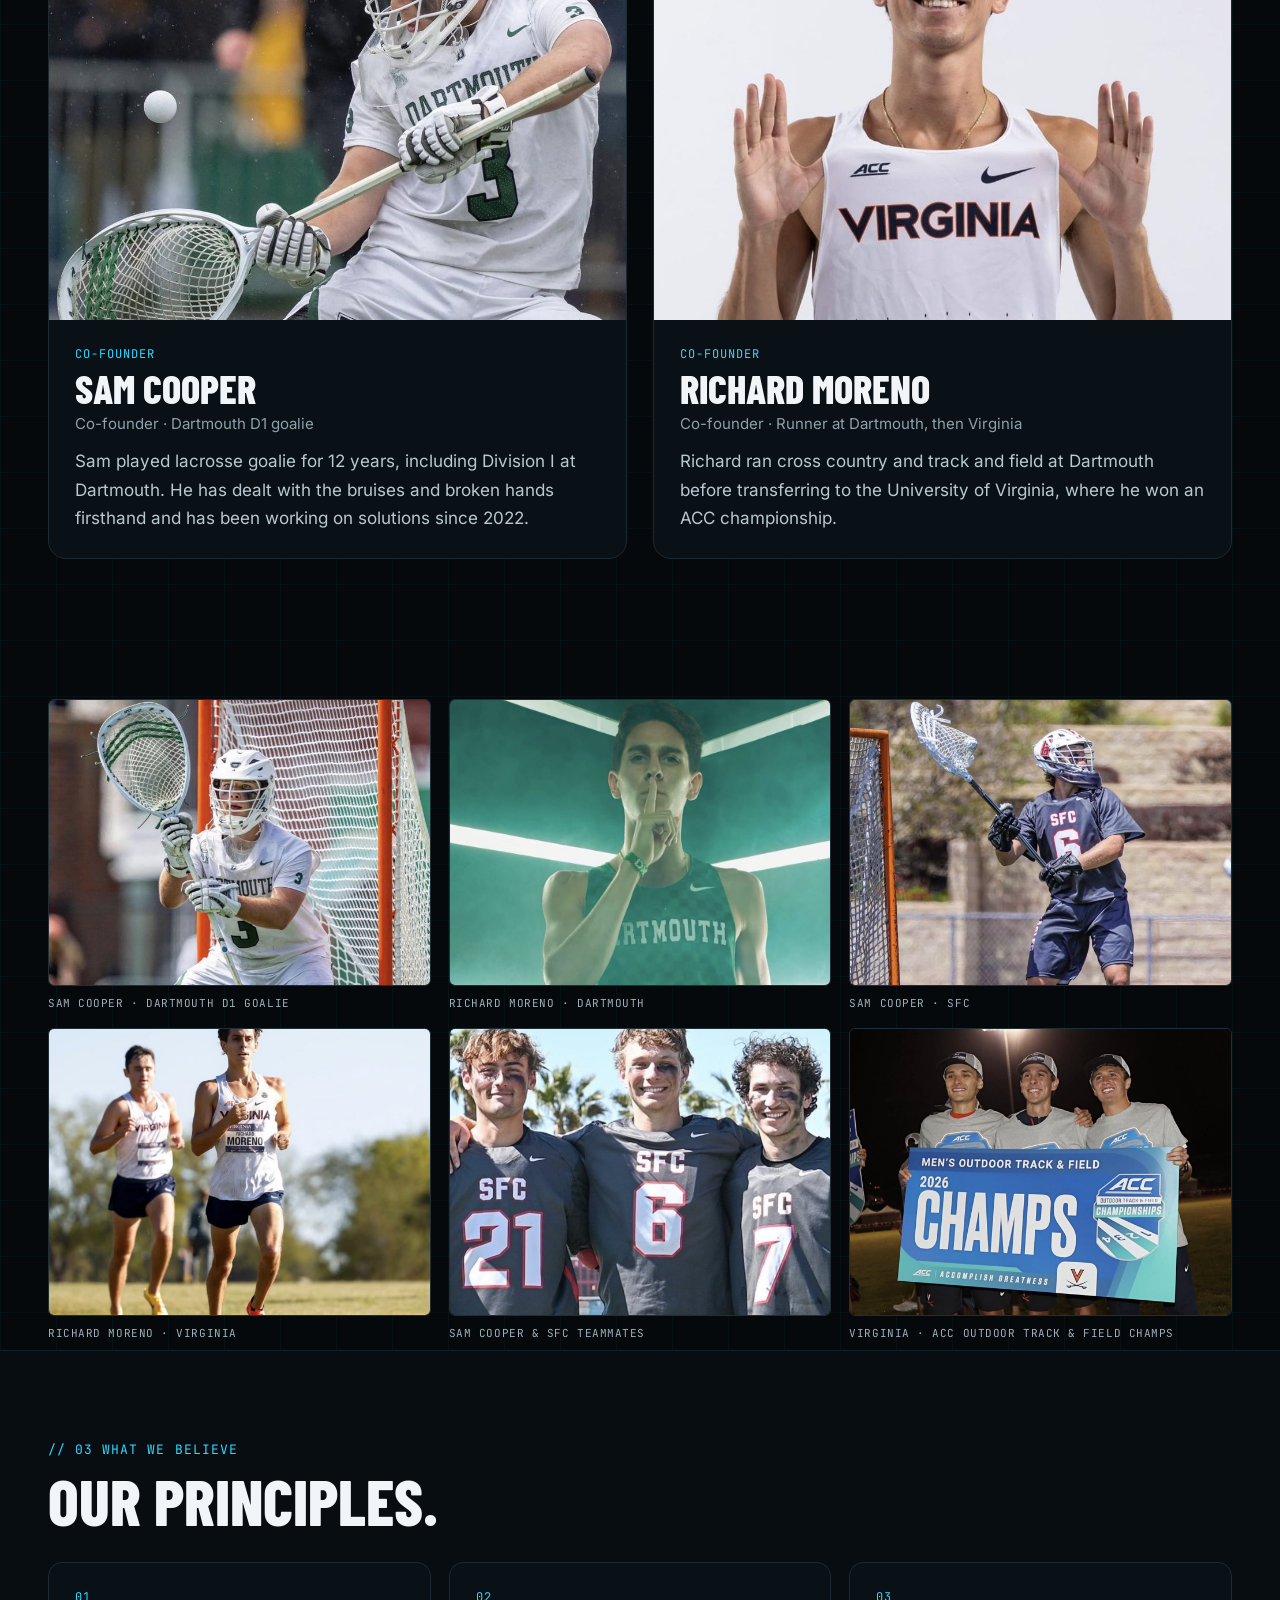
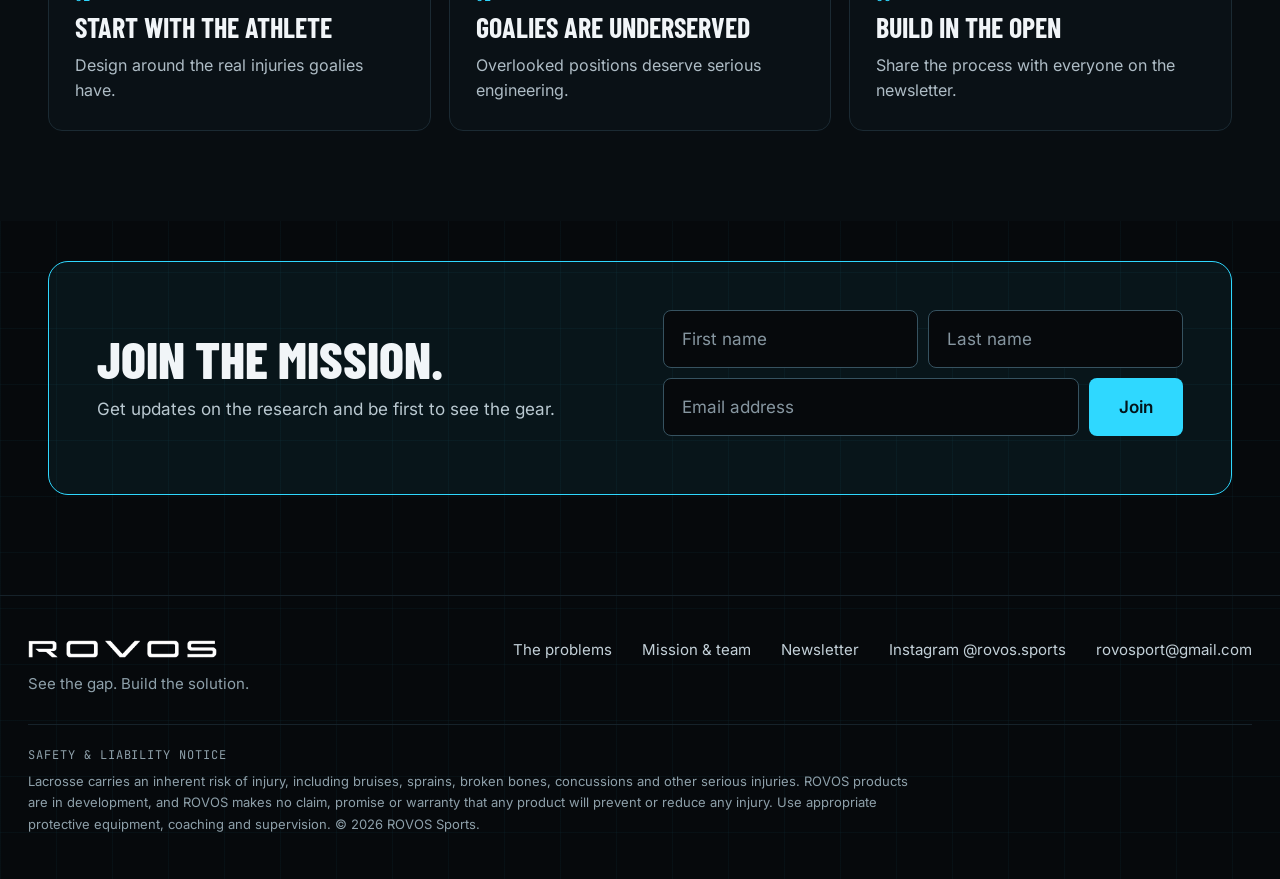
<file: mission/index.html>
<!doctype html>
<html lang="en">
<head>
<meta charset="utf-8">
<meta name="viewport" content="width=device-width,initial-scale=1">
<title>Our mission and team | ROVOS</title>
<meta name="description" content="No athlete left unprotected. Meet the two co-founders building better protection for lacrosse goalies.">
<meta name="theme-color" content="#06090c">
<meta property="og:type" content="website">
<meta property="og:site_name" content="ROVOS">
<meta property="og:title" content="Our mission and team | ROVOS">
<meta property="og:description" content="No athlete left unprotected. Meet the two co-founders building better protection for lacrosse goalies.">
<meta property="og:image" content="https://rovos.llc/assets/img/og.jpg">
<meta name="twitter:card" content="summary_large_image">
<link rel="preload" href="/assets/fonts/barlow-condensed-latin-800-normal.woff2" as="font" type="font/woff2" crossorigin>
<link rel="stylesheet" href="/assets/fonts.css">
<link rel="icon" href="/favicon.ico" sizes="any">
<link rel="icon" type="image/png" href="/favicon.png">
<link rel="apple-touch-icon" href="/apple-touch-icon.png">

<style>
body{margin:0;background:#06090c;font-family:'Inter',system-ui,sans-serif;color:#f1f5f8}
a{color:#2fd8ff;text-decoration:none}
.nv{font-family:'JetBrains Mono',monospace;color:#c3d0d8;font-size:13px;letter-spacing:.04em;padding:8px 2px;border-bottom:2px solid transparent}
.nv:hover{color:#ffffff;border-bottom-color:#2fd8ff}
.hud{position:relative}
.hud::before,.hud::after{content:'';position:absolute;width:28px;height:28px;border:3px solid #2fd8ff;pointer-events:none;z-index:2}
.hud::before{top:-9px;left:-9px;border-right:0;border-bottom:0}
.hud::after{bottom:-9px;right:-9px;border-left:0;border-top:0}
.card{transition:border-color .15s,transform .15s}
.card:hover{border-color:#2fd8ff;transform:translateY(-2px)}
input::placeholder{color:#8696a0}
input:focus{outline:3px solid #2fd8ff;outline-offset:2px}
button:focus-visible,a:focus-visible{outline:3px solid #2fd8ff;outline-offset:3px}

@keyframes rvIn{from{opacity:0;transform:translateY(56px) scale(.97)}to{opacity:1;transform:none}}
@keyframes rvL{from{opacity:0;transform:translateX(-64px)}to{opacity:1;transform:none}}
@keyframes rvR{from{opacity:0;transform:translateX(64px)}to{opacity:1;transform:none}}
@keyframes rvZ{from{opacity:0;transform:scale(.9)}to{opacity:1;transform:none}}
@supports (animation-timeline: view()){
@media (prefers-reduced-motion:no-preference){
.rv{animation:rvIn linear backwards;animation-timeline:view();animation-range:entry 0% entry 55%}
.rvL{animation:rvL linear backwards;animation-timeline:view();animation-range:entry 0% entry 60%}
.rvR{animation:rvR linear backwards;animation-timeline:view();animation-range:entry 0% entry 60%}
.rvZ{animation:rvZ linear backwards;animation-timeline:view();animation-range:entry 0% entry 60%}
.rv:nth-child(2),.rvL:nth-child(2),.rvR:nth-child(2){animation-range:entry 6% entry 62%}
.rv:nth-child(3){animation-range:entry 12% entry 68%}
.rv:nth-child(4){animation-range:entry 18% entry 74%}
}}

html{-webkit-text-size-adjust:100%;overflow-x:clip}
body{overflow-x:clip}
img{max-width:100%}
.rv-io .rv,.rv-io .rvL,.rv-io .rvR,.rv-io .rvZ{opacity:0;transform:translateY(40px);transition:opacity .7s ease,transform .7s ease}
.rv-io .rvL{transform:translateX(-48px)}.rv-io .rvR{transform:translateX(48px)}.rv-io .rvZ{transform:scale(.94)}
.rv-io .is-in{opacity:1!important;transform:none!important}
@media (max-width:700px){
 div[style*="grid-template-columns:repeat(auto-fit"],section[style*="grid-template-columns:repeat(auto-fit"]{grid-template-columns:minmax(0,1fr)!important}
 div[style*="grid-template-columns:repeat(auto-fit,minmax(200px"]{grid-template-columns:repeat(2,minmax(0,1fr))!important}
 section[style*="padding"]{padding-left:20px!important;padding-right:20px!important}
 header>div{padding-left:20px!important;padding-right:20px!important}
 footer{padding-left:20px!important;padding-right:20px!important}
}
@media (max-width:700px){h1{font-size:clamp(44px,14.5vw,76px)!important}}
@media (max-width:520px){
 .nv{font-size:12px}
 header nav{gap:4px 18px!important}
}
@media (max-width:700px){
 header>div{gap:10px 12px!important;padding-top:10px!important;padding-bottom:10px!important}
 header>div>a[aria-label]{order:1;margin-right:auto}
 header>div>button[data-open-join]{order:2;height:38px!important;padding:0 14px!important;font-size:14px!important}
 header nav{order:3;width:100%;flex-wrap:nowrap!important;justify-content:space-between;gap:0 6px!important}
 header>div>a[aria-label] img{height:16px!important}
 header .nv{font-size:11px!important;letter-spacing:.02em!important;white-space:nowrap}
}
@media (max-width:380px){
 header .nv{font-size:10px!important;letter-spacing:0!important}
 header nav{gap:0 4px!important}
}

/* ---- compact mobile: less scrolling ---- */
@media (max-width:700px){
 [style*="padding:100px 28px"],[style*="padding:90px 28px"],[style*="padding:80px 28px"],[style*="padding:72px 28px"],[style*="padding:60px 28px"]{padding-top:38px!important}
 [style*="padding:56px 28px"],[style*="padding:50px 28px"]{padding-top:30px!important}
 [style*="padding:44px 28px"]{padding-top:26px!important;padding-bottom:26px!important}
 [style*="padding:100px 28px;"],[style*="padding:90px 28px;"]{padding-bottom:38px!important}
 [style*="28px 110px"],[style*="28px 100px"],[style*="28px 80px"],[style*="28px 70px"],[style*="28px 60px"]{padding-bottom:34px!important}
 [style*="padding:100px 28px"],[style*="padding:90px 28px"],[style*="padding:80px 28px"],[style*="padding:72px 28px"],[style*="padding:60px 28px"],[style*="padding:56px 28px"],[style*="padding:50px 28px"],[style*="padding:44px 28px"],[style*="padding:40px 28px"],[style*="padding:30px 28px"]{padding-left:20px!important;padding-right:20px!important}
 h2{font-size:32px!important;margin-top:8px!important}
 section p[style*="font-size:19px"],section div[style*="font-size:19px"]{font-size:16px!important;line-height:1.6!important}
 p[style*="font-size:17px"]{font-size:15px!important;line-height:1.5!important}
 div[style*="gap:56px"],div[style*="gap:64px"]{gap:20px!important}
 /* photo grids: 2 across */
 div[style*="repeat(auto-fit"][style*="gap:18px"]:has(>figure),div[style*="repeat(auto-fit"][style*="gap:18px"]:has(>div.hud){grid-template-columns:repeat(2,minmax(0,1fr))!important;gap:10px!important}
 div[style*="gap:18px"]>div.rv[style*="padding:24px"]{padding:16px 18px!important}
 div[style*="gap:18px"]>div.rv[style*="padding:24px"]>p{margin-top:6px!important}
 div[style*="font-size:20px;line-height:1.75"],p[style*="font-size:20px"]{font-size:17px!important;line-height:1.6!important}
 div[style*="font-size:20px;line-height:1.75"]>p{margin-top:14px!important}
 div[style*="gap:18px"]>figure:last-child:nth-child(odd){grid-column:1/-1}
 div[style*="gap:18px"]>figure:last-child:nth-child(odd)>div{aspect-ratio:16/9!important}
 figure figcaption{font-size:9.5px!important;letter-spacing:.02em!important;margin-top:6px!important;line-height:1.35}
 /* problem cards: photo left, text right */
 a.card[style*="display:block"]{display:grid!important;grid-template-columns:36% minmax(0,1fr)}
 a.card[style*="display:block"]>div:first-child{aspect-ratio:auto!important;min-height:100%}
 a.card[style*="display:block"]>div:first-child img{position:absolute;inset:0}
 a.card[style*="display:block"]>div:last-child{padding:16px!important}
 a.card[style*="display:block"]>div:last-child>div:nth-child(2){font-size:28px!important}
 a.card[style*="display:block"]>div:last-child>p{margin-top:6px!important}
 a.card[style*="display:block"]>div:last-child>div:last-child{margin-top:10px!important}
 div.hud[style*="min-height:240px"]{min-height:0!important;padding:20px!important;margin:0!important}
 div.hud[style*="min-height:240px"]>div:nth-child(2){font-size:32px!important}
 /* quote cards */
 a.card[style*="border-left"]{padding:18px!important}
 a.card[style*="border-left"]>p{font-size:21px!important}
 a.card[style*="border-left"]>div{margin-top:12px!important;font-size:14px}
 /* founder cards */
 img[style*="height:400px"],img[style*="height:420px"]{height:210px!important}
 div[style*="border-radius:18px"]>div[style*="padding:26px"]{padding:18px!important}
 div[style*="border-radius:18px"]>div[style*="padding:26px"]>div[style*="font-size:40px"]{font-size:32px!important}
 div[style*="border-radius:18px"]>div[style*="padding:26px"]>p{font-size:15px!important;margin-top:8px!important}
 div[style*="gap:18px;margin-top:30px"]{grid-template-columns:minmax(0,1fr)!important;gap:10px!important;margin-top:20px!important}
 div[style*="gap:18px;margin-top:30px"]>div{padding:16px 18px!important}
 div[style*="gap:18px;margin-top:30px"]>div>div[style*="font-size:28px"]{font-size:24px!important}
 div[style*="gap:18px;margin-top:30px"]>div>p{margin-top:6px!important}
 div.hud[style*="padding:clamp(26px"]{padding:20px!important}
 div[style*="gap:14px"]>img{max-height:none}
}
</style>

<script async src="https://www.googletagmanager.com/gtag/js?id=G-G02ZZ0PW9D"></script>
<script>window.dataLayer=window.dataLayer||[];function gtag(){dataLayer.push(arguments);}gtag('js',new Date());gtag('config','G-G02ZZ0PW9D');</script>
<style>@media(max-width:700px){div.statgrid[style]{grid-template-columns:repeat(2,minmax(0,1fr))!important;gap:26px 16px!important;padding:28px 22px!important}div.statgrid[style]>div>div:first-child{font-size:46px!important}.statgrid>div>div:last-child{font-size:11px!important;letter-spacing:.05em!important}}</style></head>
<body>



<div style="background:#06090c;color:#f1f5f8;font-family:'Inter',system-ui,sans-serif;overflow:clip;background-image:linear-gradient(rgba(47,216,255,.035) 1px,transparent 1px),linear-gradient(90deg,rgba(47,216,255,.035) 1px,transparent 1px);background-size:56px 56px">

<!-- HEADER -->
<header style="position:sticky;top:0;z-index:20;background:rgba(6,9,12,.94);border-bottom:1px solid #16222a">
<div style="max-width:1240px;margin:0 auto;padding:14px 28px;display:flex;flex-wrap:wrap;align-items:center;justify-content:space-between;gap:12px 28px;position:relative">
<a href="/" aria-label="ROVOS home" style="display:block"><img src="/assets/img/rovos-wordmark.png" alt="ROVOS" style="height:20px;width:auto;display:block"></a>
<nav aria-label="Main" style="display:flex;flex-wrap:wrap;align-items:center;gap:6px 30px">
<a class="nv" href="/" >HOME</a>
<a class="nv" href="/problems/">THE PROBLEMS</a>
<a class="nv" href="/mission/" style="color:#ffffff;border-bottom-color:#2fd8ff">MISSION &amp; TEAM</a>
<a class="nv" href="/newsletter/">NEWSLETTER</a>
</nav>
<button type="button" data-open-join style="height:44px;padding:0 22px;border-radius:6px;border:0;background:#2fd8ff;color:#03141a;font-size:15px;font-weight:600;font-family:inherit;cursor:pointer">Join newsletter</button>
<div id="join-modal" style="display:none">
<div role="dialog" aria-modal="true" aria-label="Join the newsletter" style="position:fixed;inset:0;z-index:200;display:flex;align-items:center;justify-content:center;padding:20px;box-sizing:border-box">
<div data-close-join style="position:absolute;inset:0;background:rgba(3,6,8,.82)"></div>
<div class="hud" style="position:relative;width:520px;max-width:100%;box-sizing:border-box;background:#0a1116;border:1px solid #28414d;border-radius:16px;padding:34px;box-shadow:0 30px 80px rgba(0,0,0,.7)">
<button data-close-join aria-label="Close" style="position:absolute;top:12px;right:14px;width:40px;height:40px;border-radius:8px;border:0;background:transparent;color:#b4c2cb;font-size:26px;line-height:1;cursor:pointer">&times;</button>
<div style="font-family:'JetBrains Mono',monospace;font-size:12px;color:#8ea0aa;letter-spacing:.1em">NEWSLETTER</div>
<div style="font-family:'Barlow Condensed',sans-serif;font-weight:800;font-size:40px;text-transform:uppercase;line-height:1;margin-top:6px">Join the newsletter</div>
<div data-state="form">
<form class="js-signup" novalidate style="display:flex;flex-direction:column;gap:10px;margin-top:22px;position:relative"><div style="display:grid;grid-template-columns:repeat(2,minmax(0,1fr));gap:10px"><div><label for="h-fn" style="position:absolute;width:1px;height:1px;overflow:hidden;clip:rect(0 0 0 0)">First name</label><input id="h-fn" type="text" autocomplete="given-name" placeholder="First name" name="firstName" required maxlength="120" style="width:100%;box-sizing:border-box;height:58px;padding:0 18px;border-radius:8px;border:1px solid #365260;background:#06090c;color:#f1f5f8;font-size:18px;font-family:inherit"></div><div><label for="h-ln" style="position:absolute;width:1px;height:1px;overflow:hidden;clip:rect(0 0 0 0)">Last name</label><input id="h-ln" type="text" autocomplete="family-name" placeholder="Last name" name="lastName" required maxlength="120" style="width:100%;box-sizing:border-box;height:58px;padding:0 18px;border-radius:8px;border:1px solid #365260;background:#06090c;color:#f1f5f8;font-size:18px;font-family:inherit"></div></div><label for="h-email" style="position:absolute;width:1px;height:1px;overflow:hidden;clip:rect(0 0 0 0)">Email address</label><input id="h-email" type="email" autocomplete="email" placeholder="Email address" name="email" required maxlength="120" style="width:100%;box-sizing:border-box;height:58px;padding:0 18px;border-radius:8px;border:1px solid #365260;background:#06090c;color:#f1f5f8;font-size:18px;font-family:inherit"><button type="submit" style="height:58px;border-radius:10px;border:0;background:#2fd8ff;color:#03141a;font-size:18px;font-weight:600;font-family:inherit;cursor:pointer">Join</button><div aria-hidden="true" style="position:absolute;left:-9999px;top:auto;width:1px;height:1px;overflow:hidden"><label>Leave this empty<input type="text" name="website" tabindex="-1" autocomplete="off"></label></div><div class="js-status" role="status" aria-live="polite" style="font-size:15px;line-height:1.4;color:#ff9aa8"></div></form>
<p style="font-size:14px;color:#8ea0aa;margin:14px 0 0">One email when there's real news. Unsubscribe any time.</p>
</div>
<div data-state="done" style="display:none">
<div style="margin-top:22px;min-height:58px;display:flex;align-items:center;padding:0 18px;border-radius:10px;border:1px solid #1f6a80;background:rgba(47,216,255,.1);color:#dcf6ff;font-size:17px">You're on the list. We'll keep you posted.</div>
</div>
</div>
</div>
</div>
</div>
</header>
<section style="max-width:1240px;margin:0 auto;padding:72px 28px 70px;box-sizing:border-box">
<div style="font-family:'JetBrains Mono',monospace;font-size:13px;color:#2fd8ff;letter-spacing:.08em">// OUR MISSION</div>
<h1 class="rvZ" style="font-family:'Barlow Condensed',sans-serif;font-weight:800;font-size:clamp(40px,5.8vw,84px);line-height:.92;text-transform:uppercase;margin:18px 0 0">No athlete left <span style="color:#2fd8ff">unprotected.</span></h1>
<div style="font-family:'JetBrains Mono',monospace;font-size:13px;letter-spacing:.08em;color:#8ea0aa;margin-top:26px">FROM SAM</div>
<p class="rv" style="font-size:19px;line-height:1.65;color:#b9c8d0;margin:10px 0 0;max-width:760px">Lacrosse goalies are under-protected. Even the best gear on the market, in my experience, does not do enough. We are building better protection, starting with goalies and then niche sports where athletes get overlooked.</p>
</section>

<section style="border-top:1px solid #16222a;border-bottom:1px solid #16222a;background:#080d11">
<div style="max-width:1240px;margin:0 auto;padding:34px 28px;display:grid;grid-template-columns:repeat(auto-fit,minmax(220px,1fr));gap:24px" class="statgrid">
<div><div style="font-family:'Barlow Condensed',sans-serif;font-weight:800;font-size:56px;line-height:1;color:#2fd8ff">12</div><div style="font-family:'JetBrains Mono',monospace;font-size:12px;letter-spacing:.06em;color:#b4c2cb;margin-top:8px">YEARS PLAYING GOALIE</div></div>
<div><div style="font-family:'Barlow Condensed',sans-serif;font-weight:800;font-size:56px;line-height:1;color:#2fd8ff">2022</div><div style="font-family:'JetBrains Mono',monospace;font-size:12px;letter-spacing:.06em;color:#b4c2cb;margin-top:8px">WHEN THE WORK BEGAN</div></div>
<div><div style="font-family:'Barlow Condensed',sans-serif;font-weight:800;font-size:56px;line-height:1;color:#2fd8ff">ACC</div><div style="font-family:'JetBrains Mono',monospace;font-size:12px;letter-spacing:.06em;color:#b4c2cb;margin-top:8px">CHAMPION ON THE TEAM</div></div>
<div><div style="font-family:'Barlow Condensed',sans-serif;font-weight:800;font-size:56px;line-height:1;color:#2fd8ff">D1</div><div style="font-family:'JetBrains Mono',monospace;font-size:12px;letter-spacing:.06em;color:#b4c2cb;margin-top:8px">DARTMOUTH GOALIE</div></div>
</div>
</section>

<section style="max-width:1240px;margin:0 auto;padding:90px 28px 40px;box-sizing:border-box;display:grid;grid-template-columns:repeat(auto-fit,minmax(340px,1fr));gap:56px;align-items:start">
<div>
<div style="font-family:'JetBrains Mono',monospace;font-size:13px;color:#2fd8ff;letter-spacing:.08em">// 01 HOW IT STARTED</div>
<h2 class="rv" style="font-family:'Barlow Condensed',sans-serif;font-weight:800;font-size:clamp(40px,5vw,66px);line-height:.98;text-transform:uppercase;margin:12px 0 0">Two friends. One problem.</h2><figure class="rv" style="margin:34px 0 0;max-width:560px"><div style="display:grid;grid-template-columns:1fr 1fr;gap:10px"><div class="hud" style="aspect-ratio:3/4;overflow:hidden;border:1px solid #1f2f38;border-radius:6px;background:#000"><img src="/assets/img/goalie-sfc.jpg" alt="Sam Cooper in goal" loading="lazy" style="width:100%;height:100%;object-fit:cover;object-position:53% 40%;display:block"></div><div class="hud" style="aspect-ratio:3/4;overflow:hidden;border:1px solid #1f2f38;border-radius:6px;background:#000"><img src="/assets/img/richard-dartmouth.jpg" alt="Richard Moreno at Dartmouth" loading="lazy" style="width:100%;height:100%;object-fit:cover;object-position:50% 20%;display:block"></div></div><figcaption style="font-family:'JetBrains Mono',monospace;font-size:11px;letter-spacing:.05em;color:#9fb0ba;margin-top:10px">SAM COOPER &amp; RICHARD MORENO</figcaption></figure>
</div>
<div style="font-size:19px;line-height:1.75;color:#b9c8d0">
<p style="margin:0">We met on the same freshman-year floor at Dartmouth. Sam came home from lacrosse practice every day with new bruises and injuries, and Richard saw them all. We became close friends and knew we wanted to build something together.</p>
<p style="margin:18px 0 0">Sam started working on solutions in the summer of 2022 and has been at it ever since. Now, with the time to go full force, we are building better protection for the athletes who need it.</p>
<div style="font-family:'JetBrains Mono',monospace;font-size:13px;letter-spacing:.08em;color:#8ea0aa;margin-top:30px">FROM SAM</div>
<p style="margin:10px 0 0">I couldn't stop thinking about it. There are just so many clear problems for goalies. I graduated from Dartmouth in June 2026 and quit my job to chase my dream of building a brand around solving a problem that helps people. I love building products. My passion is building, engineering, and using creativity to bring ideas to life.</p>
</div>
</section>

<section style="max-width:1240px;margin:0 auto;padding:50px 28px 60px;box-sizing:border-box">
<div style="font-family:'JetBrains Mono',monospace;font-size:13px;color:#2fd8ff;letter-spacing:.08em">// 02 THE TEAM</div>
<h2 class="rv" style="font-family:'Barlow Condensed',sans-serif;font-weight:800;font-size:clamp(40px,5vw,66px);line-height:.98;text-transform:uppercase;margin:12px 0 0">Built by a former lacrosse goalie.</h2>
<div style="display:grid;grid-template-columns:repeat(auto-fit,minmax(340px,1fr));gap:26px;margin-top:34px">
<div class="rvL" style="border:1px solid #1b2a33;background:#0a1116;border-radius:18px;overflow:hidden">
<img src="/assets/img/sam-cooper.jpg" alt="Sam Cooper making a save for Dartmouth" style="width:100%;height:420px;object-fit:cover;object-position:50% 25%;display:block">
<div style="padding:26px"><div style="font-family:'JetBrains Mono',monospace;font-size:12px;color:#2fd8ff;letter-spacing:.08em">CO-FOUNDER</div><div style="font-family:'Barlow Condensed',sans-serif;font-weight:800;font-size:40px;text-transform:uppercase;margin-top:6px;line-height:1">Sam Cooper</div><div style="font-size:15px;color:#8ea0aa;margin-top:6px">Co-founder &middot; Dartmouth D1 goalie</div><p style="font-size:17px;line-height:1.65;color:#b9c8d0;margin:14px 0 0">Sam played lacrosse goalie for 12 years, including Division I at Dartmouth. He has dealt with the bruises and broken hands firsthand and has been working on solutions since 2022.</p></div>
</div>
<div class="rvR" style="border:1px solid #1b2a33;background:#0a1116;border-radius:18px;overflow:hidden">
<img src="/assets/img/richard-moreno.jpg" alt="Richard Moreno in his Virginia uniform" style="width:100%;height:420px;object-fit:cover;object-position:50% 20%;display:block">
<div style="padding:26px"><div style="font-family:'JetBrains Mono',monospace;font-size:12px;color:#2fd8ff;letter-spacing:.08em">CO-FOUNDER</div><div style="font-family:'Barlow Condensed',sans-serif;font-weight:800;font-size:40px;text-transform:uppercase;margin-top:6px;line-height:1">Richard Moreno</div><div style="font-size:15px;color:#8ea0aa;margin-top:6px">Co-founder &middot; Runner at Dartmouth, then Virginia</div><p style="font-size:17px;line-height:1.65;color:#b9c8d0;margin:14px 0 0">Richard ran cross country and track and field at Dartmouth before transferring to the University of Virginia, where he won an ACC championship.</p></div>
</div>
</div>
</section>

<section style="max-width:1240px;margin:0 auto;padding:80px 28px 10px;box-sizing:border-box"><div style="display:grid;grid-template-columns:repeat(auto-fit,minmax(300px,1fr));gap:18px"><figure class="rv" style="margin:0"><div class="hud" style="aspect-ratio:4/3;overflow:hidden;border:1px solid #1f2f38;border-radius:6px;background:#000"><img src="/assets/img/sam-dartmouth-stance.jpg" alt="Sam Cooper in a goalie stance for Dartmouth" loading="lazy" style="width:100%;height:100%;object-fit:cover;object-position:50% 8%;display:block"></div><figcaption style="font-family:'JetBrains Mono',monospace;font-size:11px;letter-spacing:.05em;color:#9fb0ba;margin-top:10px">SAM COOPER &middot; DARTMOUTH D1 GOALIE</figcaption></figure><figure class="rv" style="margin:0"><div class="hud" style="aspect-ratio:4/3;overflow:hidden;border:1px solid #1f2f38;border-radius:6px;background:#000"><img src="/assets/img/richard-dartmouth.jpg" alt="Richard Moreno at Dartmouth" loading="lazy" style="width:100%;height:100%;object-fit:cover;object-position:50% 22%;display:block"></div><figcaption style="font-family:'JetBrains Mono',monospace;font-size:11px;letter-spacing:.05em;color:#9fb0ba;margin-top:10px">RICHARD MORENO &middot; DARTMOUTH</figcaption></figure><figure class="rv" style="margin:0"><div class="hud" style="aspect-ratio:4/3;overflow:hidden;border:1px solid #1f2f38;border-radius:6px;background:#000"><img src="/assets/img/sfc-action.jpg" alt="Sam Cooper in goal for SFC" loading="lazy" style="width:100%;height:100%;object-fit:cover;object-position:50% 18%;display:block"></div><figcaption style="font-family:'JetBrains Mono',monospace;font-size:11px;letter-spacing:.05em;color:#9fb0ba;margin-top:10px">SAM COOPER &middot; SFC</figcaption></figure><figure class="rv" style="margin:0"><div class="hud" style="aspect-ratio:4/3;overflow:hidden;border:1px solid #1f2f38;border-radius:6px;background:#000"><img src="/assets/img/richard-run.jpg" alt="Richard Moreno running cross country for Virginia" loading="lazy" style="width:100%;height:100%;object-fit:cover;object-position:60% 45%;display:block"></div><figcaption style="font-family:'JetBrains Mono',monospace;font-size:11px;letter-spacing:.05em;color:#9fb0ba;margin-top:10px">RICHARD MORENO &middot; VIRGINIA</figcaption></figure><figure class="rv" style="margin:0"><div class="hud" style="aspect-ratio:4/3;overflow:hidden;border:1px solid #1f2f38;border-radius:6px;background:#000"><img src="/assets/img/sfc-three.jpg" alt="Sam Cooper with two SFC teammates" loading="lazy" style="width:100%;height:100%;object-fit:cover;object-position:50% 12%;display:block"></div><figcaption style="font-family:'JetBrains Mono',monospace;font-size:11px;letter-spacing:.05em;color:#9fb0ba;margin-top:10px">SAM COOPER &amp; SFC TEAMMATES</figcaption></figure><figure class="rv" style="margin:0"><div class="hud" style="aspect-ratio:4/3;overflow:hidden;border:1px solid #1f2f38;border-radius:6px;background:#000"><img src="/assets/img/acc-track-champs.jpg" alt="Virginia teammates holding the ACC outdoor track and field championship banner" loading="lazy" style="width:100%;height:100%;object-fit:cover;object-position:50% 45%;display:block"></div><figcaption style="font-family:'JetBrains Mono',monospace;font-size:11px;letter-spacing:.05em;color:#9fb0ba;margin-top:10px">VIRGINIA &middot; ACC OUTDOOR TRACK &amp; FIELD CHAMPS</figcaption></figure></div></section><section style="border-top:1px solid #16222a;background:#080d11">
<div style="max-width:1240px;margin:0 auto;padding:90px 28px;box-sizing:border-box">
<div style="font-family:'JetBrains Mono',monospace;font-size:13px;color:#2fd8ff;letter-spacing:.08em">// 03 WHAT WE BELIEVE</div>
<h2 class="rv" style="font-family:'Barlow Condensed',sans-serif;font-weight:800;font-size:clamp(40px,5vw,66px);line-height:.98;text-transform:uppercase;margin:12px 0 0">Our principles.</h2>
<div style="display:grid;grid-template-columns:repeat(auto-fit,minmax(260px,1fr));gap:18px;margin-top:30px">
<div class="rv" style="border:1px solid #1b2a33;background:#0a1116;border-radius:14px;padding:26px"><div style="font-family:'JetBrains Mono',monospace;font-size:12px;color:#2fd8ff;letter-spacing:.08em">01</div><div style="font-family:'Barlow Condensed',sans-serif;font-weight:700;font-size:28px;text-transform:uppercase;margin-top:8px;line-height:1.05">Start with the athlete</div><p style="font-size:16px;line-height:1.6;color:#aebcc5;margin:10px 0 0">Design around the real injuries goalies have.</p></div><div class="rv" style="border:1px solid #1b2a33;background:#0a1116;border-radius:14px;padding:26px"><div style="font-family:'JetBrains Mono',monospace;font-size:12px;color:#2fd8ff;letter-spacing:.08em">02</div><div style="font-family:'Barlow Condensed',sans-serif;font-weight:700;font-size:28px;text-transform:uppercase;margin-top:8px;line-height:1.05">Goalies are underserved</div><p style="font-size:16px;line-height:1.6;color:#aebcc5;margin:10px 0 0">Overlooked positions deserve serious engineering.</p></div><div class="rv" style="border:1px solid #1b2a33;background:#0a1116;border-radius:14px;padding:26px"><div style="font-family:'JetBrains Mono',monospace;font-size:12px;color:#2fd8ff;letter-spacing:.08em">03</div><div style="font-family:'Barlow Condensed',sans-serif;font-weight:700;font-size:28px;text-transform:uppercase;margin-top:8px;line-height:1.05">Build in the open</div><p style="font-size:16px;line-height:1.6;color:#aebcc5;margin:10px 0 0">Share the process with everyone on the newsletter.</p></div>
</div>
</div>
</section>
<section style="max-width:1240px;margin:0 auto;padding:40px 28px 100px;box-sizing:border-box">
<div class="rv" style="border:1px solid #2fd8ff;background:rgba(47,216,255,.06);border-radius:20px;padding:48px;display:flex;flex-wrap:wrap;align-items:center;justify-content:space-between;gap:28px">
<div style="max-width:560px">
<h2 class="rv" style="font-family:'Barlow Condensed',sans-serif;font-weight:800;font-size:clamp(34px,4.2vw,52px);line-height:1;text-transform:uppercase;margin:0">Join the mission.</h2>
<p style="font-size:17px;line-height:1.6;color:#b9c8d0;margin:12px 0 0">Get updates on the research and be first to see the gear.</p>
</div>
<div data-state="form">
<form class="js-signup" novalidate style="display:flex;flex-direction:column;gap:10px;flex:1 1 380px;max-width:520px;width:100%;margin-top:0px;position:relative"><div style="display:grid;grid-template-columns:repeat(2,minmax(0,1fr));gap:10px"><div><label for="m-fn" style="position:absolute;width:1px;height:1px;overflow:hidden;clip:rect(0 0 0 0)">First name</label><input id="m-fn" type="text" autocomplete="given-name" placeholder="First name" name="firstName" required maxlength="120" style="width:100%;box-sizing:border-box;height:58px;padding:0 18px;border-radius:8px;border:1px solid #365260;background:#06090c;color:#f1f5f8;font-size:17px;font-family:inherit"></div><div><label for="m-ln" style="position:absolute;width:1px;height:1px;overflow:hidden;clip:rect(0 0 0 0)">Last name</label><input id="m-ln" type="text" autocomplete="family-name" placeholder="Last name" name="lastName" required maxlength="120" style="width:100%;box-sizing:border-box;height:58px;padding:0 18px;border-radius:8px;border:1px solid #365260;background:#06090c;color:#f1f5f8;font-size:17px;font-family:inherit"></div></div><div style="display:flex;flex-wrap:wrap;gap:10px"><label for="m-email" style="position:absolute;width:1px;height:1px;overflow:hidden;clip:rect(0 0 0 0)">Email address</label><input id="m-email" type="email" autocomplete="email" placeholder="Email address" name="email" required maxlength="120" style="flex:1 1 220px;min-width:0;box-sizing:border-box;height:58px;padding:0 18px;border-radius:8px;border:1px solid #365260;background:#06090c;color:#f1f5f8;font-size:17px;font-family:inherit"><button type="submit" style="height:58px;padding:0 30px;border-radius:8px;border:0;background:#2fd8ff;color:#03141a;font-size:17px;font-weight:600;font-family:inherit;cursor:pointer">Join</button></div><div aria-hidden="true" style="position:absolute;left:-9999px;top:auto;width:1px;height:1px;overflow:hidden"><label>Leave this empty<input type="text" name="website" tabindex="-1" autocomplete="off"></label></div><div class="js-status" role="status" aria-live="polite" style="font-size:15px;line-height:1.4;color:#ff9aa8"></div></form>
</div>
<div data-state="done" style="display:none">
<div style="min-height:58px;display:flex;align-items:center;padding:0 20px;border-radius:8px;border:1px solid #1f6a80;color:#dcf6ff;font-size:17px">You're on the list.</div>
</div>
</div>
</section>
<!-- FOOTER -->
<footer style="border-top:1px solid #16222a;padding:44px 28px">
<div style="max-width:1240px;margin:0 auto;display:flex;flex-wrap:wrap;justify-content:space-between;gap:28px">
<div style="max-width:340px"><img src="/assets/img/rovos-wordmark.png" alt="ROVOS" style="height:18px;width:auto;display:block"><p style="font-size:15px;line-height:1.6;color:#8ea0aa;margin:14px 0 0">See the gap. Build the solution.</p></div>
<nav aria-label="Footer" style="display:flex;flex-wrap:wrap;gap:12px 30px;font-size:15px"><a href="/problems/" style="color:#c3d0d8">The problems</a><a href="/mission/" style="color:#c3d0d8">Mission &amp; team</a><a href="/newsletter/" style="color:#c3d0d8">Newsletter</a><a href="https://www.instagram.com/rovos.sports/" style="color:#c3d0d8">Instagram @rovos.sports</a><a href="mailto:rovosport@gmail.com" style="color:#c3d0d8">rovosport@gmail.com</a></nav>
</div>
<div style="max-width:1240px;margin:28px auto 0;border-top:1px solid #16222a;padding-top:22px">
<div style="font-family:'JetBrains Mono',monospace;font-size:12px;letter-spacing:.08em;color:#8ea0aa">SAFETY &amp; LIABILITY NOTICE</div>
<p style="font-size:13px;line-height:1.65;color:#8ea0aa;margin:8px 0 0;max-width:900px">Lacrosse carries an inherent risk of injury, including bruises, sprains, broken bones, concussions and other serious injuries. ROVOS products are in development, and ROVOS makes no claim, promise or warranty that any product will prevent or reduce any injury. Use appropriate protective equipment, coaching and supervision. &copy; 2026 ROVOS Sports.</p>
</div>
</footer>

</div>



<script src="/assets/site.js" defer></script>
</body>
</html>
</file>
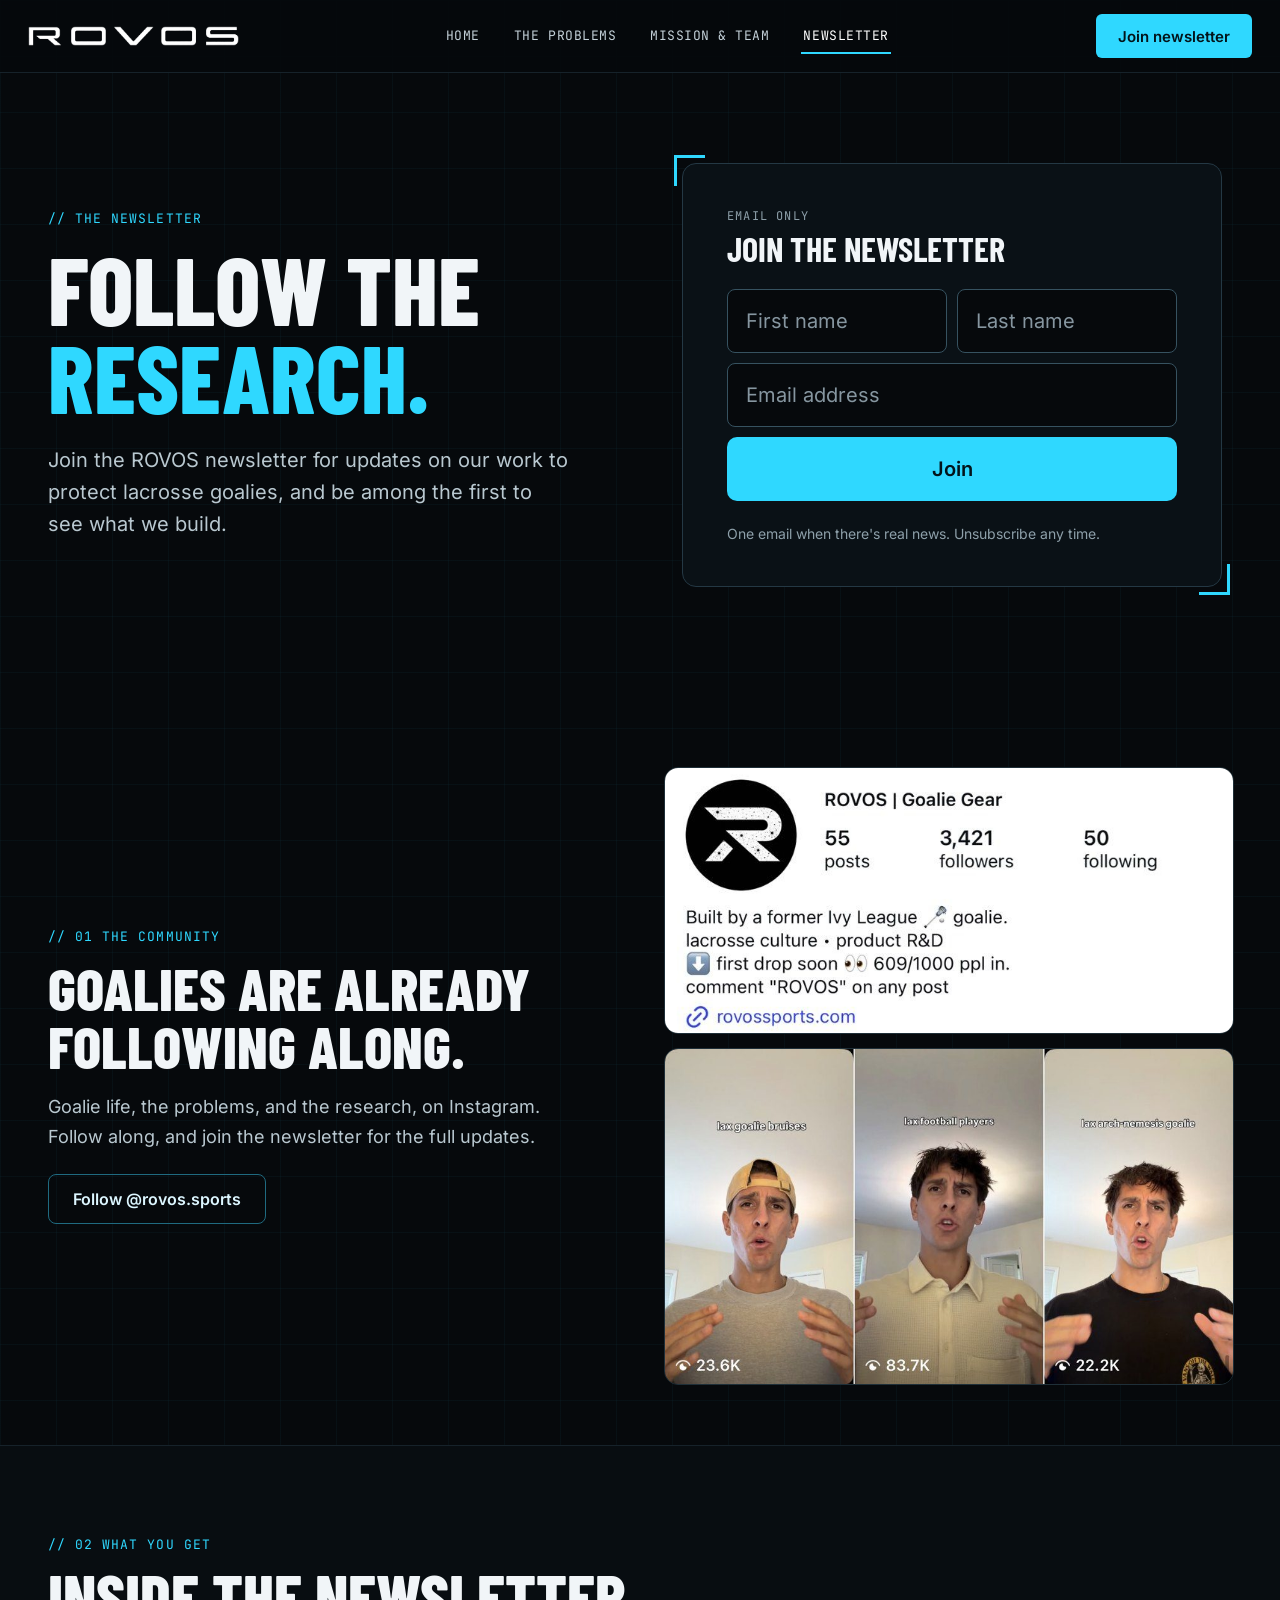
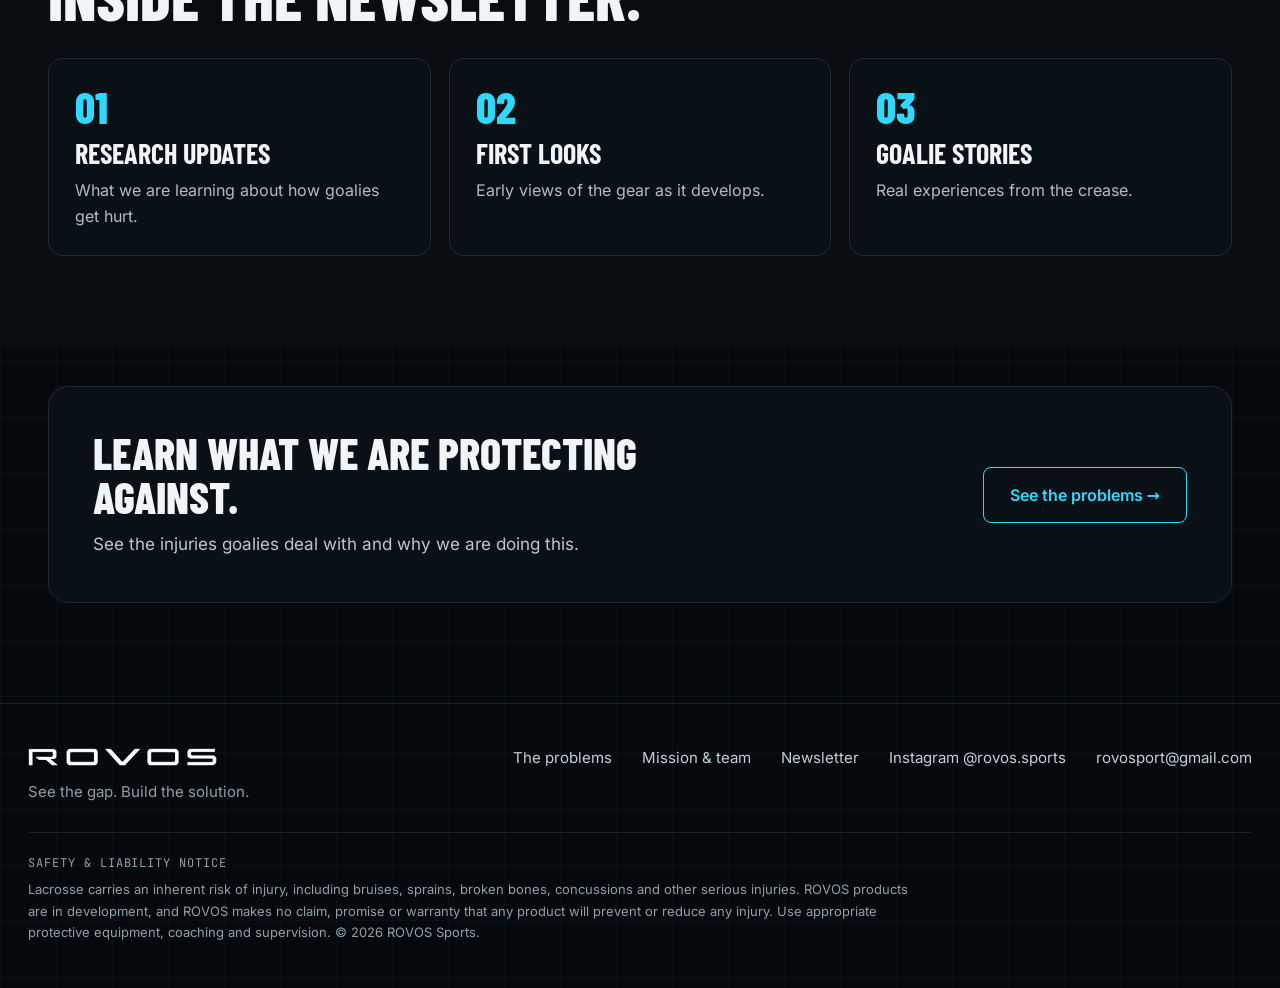
<file: newsletter/index.html>
<!doctype html>
<html lang="en">
<head>
<meta charset="utf-8">
<meta name="viewport" content="width=device-width,initial-scale=1">
<title>Join the ROVOS newsletter</title>
<meta name="description" content="Follow the research. Join the ROVOS newsletter for updates on better protection for lacrosse goalies.">
<meta name="theme-color" content="#06090c">
<meta property="og:type" content="website">
<meta property="og:site_name" content="ROVOS">
<meta property="og:title" content="Join the ROVOS newsletter">
<meta property="og:description" content="Follow the research. Join the ROVOS newsletter for updates on better protection for lacrosse goalies.">
<meta property="og:image" content="https://rovos.llc/assets/img/og.jpg">
<meta name="twitter:card" content="summary_large_image">
<link rel="preload" href="/assets/fonts/barlow-condensed-latin-800-normal.woff2" as="font" type="font/woff2" crossorigin>
<link rel="stylesheet" href="/assets/fonts.css">
<link rel="icon" href="/favicon.ico" sizes="any">
<link rel="icon" type="image/png" href="/favicon.png">
<link rel="apple-touch-icon" href="/apple-touch-icon.png">

<style>
body{margin:0;background:#06090c;font-family:'Inter',system-ui,sans-serif;color:#f1f5f8}
a{color:#2fd8ff;text-decoration:none}
.nv{font-family:'JetBrains Mono',monospace;color:#c3d0d8;font-size:13px;letter-spacing:.04em;padding:8px 2px;border-bottom:2px solid transparent}
.nv:hover{color:#ffffff;border-bottom-color:#2fd8ff}
.hud{position:relative}
.hud::before,.hud::after{content:'';position:absolute;width:28px;height:28px;border:3px solid #2fd8ff;pointer-events:none;z-index:2}
.hud::before{top:-9px;left:-9px;border-right:0;border-bottom:0}
.hud::after{bottom:-9px;right:-9px;border-left:0;border-top:0}
.card{transition:border-color .15s,transform .15s}
.card:hover{border-color:#2fd8ff;transform:translateY(-2px)}
input::placeholder{color:#8696a0}
input:focus{outline:3px solid #2fd8ff;outline-offset:2px}
button:focus-visible,a:focus-visible{outline:3px solid #2fd8ff;outline-offset:3px}

@keyframes rvIn{from{opacity:0;transform:translateY(56px) scale(.97)}to{opacity:1;transform:none}}
@keyframes rvL{from{opacity:0;transform:translateX(-64px)}to{opacity:1;transform:none}}
@keyframes rvR{from{opacity:0;transform:translateX(64px)}to{opacity:1;transform:none}}
@keyframes rvZ{from{opacity:0;transform:scale(.9)}to{opacity:1;transform:none}}
@supports (animation-timeline: view()){
@media (prefers-reduced-motion:no-preference){
.rv{animation:rvIn linear backwards;animation-timeline:view();animation-range:entry 0% entry 55%}
.rvL{animation:rvL linear backwards;animation-timeline:view();animation-range:entry 0% entry 60%}
.rvR{animation:rvR linear backwards;animation-timeline:view();animation-range:entry 0% entry 60%}
.rvZ{animation:rvZ linear backwards;animation-timeline:view();animation-range:entry 0% entry 60%}
.rv:nth-child(2),.rvL:nth-child(2),.rvR:nth-child(2){animation-range:entry 6% entry 62%}
.rv:nth-child(3){animation-range:entry 12% entry 68%}
.rv:nth-child(4){animation-range:entry 18% entry 74%}
}}

html{-webkit-text-size-adjust:100%;overflow-x:clip}
body{overflow-x:clip}
img{max-width:100%}
.rv-io .rv,.rv-io .rvL,.rv-io .rvR,.rv-io .rvZ{opacity:0;transform:translateY(40px);transition:opacity .7s ease,transform .7s ease}
.rv-io .rvL{transform:translateX(-48px)}.rv-io .rvR{transform:translateX(48px)}.rv-io .rvZ{transform:scale(.94)}
.rv-io .is-in{opacity:1!important;transform:none!important}
@media (max-width:700px){
 div[style*="grid-template-columns:repeat(auto-fit"],section[style*="grid-template-columns:repeat(auto-fit"]{grid-template-columns:minmax(0,1fr)!important}
 div[style*="grid-template-columns:repeat(auto-fit,minmax(200px"]{grid-template-columns:repeat(2,minmax(0,1fr))!important}
 section[style*="padding"]{padding-left:20px!important;padding-right:20px!important}
 header>div{padding-left:20px!important;padding-right:20px!important}
 footer{padding-left:20px!important;padding-right:20px!important}
}
@media (max-width:700px){h1{font-size:clamp(44px,14.5vw,76px)!important}}
@media (max-width:520px){
 .nv{font-size:12px}
 header nav{gap:4px 18px!important}
}
@media (max-width:700px){
 header>div{gap:10px 12px!important;padding-top:10px!important;padding-bottom:10px!important}
 header>div>a[aria-label]{order:1;margin-right:auto}
 header>div>button[data-open-join]{order:2;height:38px!important;padding:0 14px!important;font-size:14px!important}
 header nav{order:3;width:100%;flex-wrap:nowrap!important;justify-content:space-between;gap:0 6px!important}
 header>div>a[aria-label] img{height:16px!important}
 header .nv{font-size:11px!important;letter-spacing:.02em!important;white-space:nowrap}
}
@media (max-width:380px){
 header .nv{font-size:10px!important;letter-spacing:0!important}
 header nav{gap:0 4px!important}
}

/* ---- compact mobile: less scrolling ---- */
@media (max-width:700px){
 [style*="padding:100px 28px"],[style*="padding:90px 28px"],[style*="padding:80px 28px"],[style*="padding:72px 28px"],[style*="padding:60px 28px"]{padding-top:38px!important}
 [style*="padding:56px 28px"],[style*="padding:50px 28px"]{padding-top:30px!important}
 [style*="padding:44px 28px"]{padding-top:26px!important;padding-bottom:26px!important}
 [style*="padding:100px 28px;"],[style*="padding:90px 28px;"]{padding-bottom:38px!important}
 [style*="28px 110px"],[style*="28px 100px"],[style*="28px 80px"],[style*="28px 70px"],[style*="28px 60px"]{padding-bottom:34px!important}
 [style*="padding:100px 28px"],[style*="padding:90px 28px"],[style*="padding:80px 28px"],[style*="padding:72px 28px"],[style*="padding:60px 28px"],[style*="padding:56px 28px"],[style*="padding:50px 28px"],[style*="padding:44px 28px"],[style*="padding:40px 28px"],[style*="padding:30px 28px"]{padding-left:20px!important;padding-right:20px!important}
 h2{font-size:32px!important;margin-top:8px!important}
 section p[style*="font-size:19px"],section div[style*="font-size:19px"]{font-size:16px!important;line-height:1.6!important}
 p[style*="font-size:17px"]{font-size:15px!important;line-height:1.5!important}
 div[style*="gap:56px"],div[style*="gap:64px"]{gap:20px!important}
 /* photo grids: 2 across */
 div[style*="repeat(auto-fit"][style*="gap:18px"]:has(>figure),div[style*="repeat(auto-fit"][style*="gap:18px"]:has(>div.hud){grid-template-columns:repeat(2,minmax(0,1fr))!important;gap:10px!important}
 div[style*="gap:18px"]>div.rv[style*="padding:24px"]{padding:16px 18px!important}
 div[style*="gap:18px"]>div.rv[style*="padding:24px"]>p{margin-top:6px!important}
 div[style*="font-size:20px;line-height:1.75"],p[style*="font-size:20px"]{font-size:17px!important;line-height:1.6!important}
 div[style*="font-size:20px;line-height:1.75"]>p{margin-top:14px!important}
 div[style*="gap:18px"]>figure:last-child:nth-child(odd){grid-column:1/-1}
 div[style*="gap:18px"]>figure:last-child:nth-child(odd)>div{aspect-ratio:16/9!important}
 figure figcaption{font-size:9.5px!important;letter-spacing:.02em!important;margin-top:6px!important;line-height:1.35}
 /* problem cards: photo left, text right */
 a.card[style*="display:block"]{display:grid!important;grid-template-columns:36% minmax(0,1fr)}
 a.card[style*="display:block"]>div:first-child{aspect-ratio:auto!important;min-height:100%}
 a.card[style*="display:block"]>div:first-child img{position:absolute;inset:0}
 a.card[style*="display:block"]>div:last-child{padding:16px!important}
 a.card[style*="display:block"]>div:last-child>div:nth-child(2){font-size:28px!important}
 a.card[style*="display:block"]>div:last-child>p{margin-top:6px!important}
 a.card[style*="display:block"]>div:last-child>div:last-child{margin-top:10px!important}
 div.hud[style*="min-height:240px"]{min-height:0!important;padding:20px!important;margin:0!important}
 div.hud[style*="min-height:240px"]>div:nth-child(2){font-size:32px!important}
 /* quote cards */
 a.card[style*="border-left"]{padding:18px!important}
 a.card[style*="border-left"]>p{font-size:21px!important}
 a.card[style*="border-left"]>div{margin-top:12px!important;font-size:14px}
 /* founder cards */
 img[style*="height:400px"],img[style*="height:420px"]{height:210px!important}
 div[style*="border-radius:18px"]>div[style*="padding:26px"]{padding:18px!important}
 div[style*="border-radius:18px"]>div[style*="padding:26px"]>div[style*="font-size:40px"]{font-size:32px!important}
 div[style*="border-radius:18px"]>div[style*="padding:26px"]>p{font-size:15px!important;margin-top:8px!important}
 div[style*="gap:18px;margin-top:30px"]{grid-template-columns:minmax(0,1fr)!important;gap:10px!important;margin-top:20px!important}
 div[style*="gap:18px;margin-top:30px"]>div{padding:16px 18px!important}
 div[style*="gap:18px;margin-top:30px"]>div>div[style*="font-size:28px"]{font-size:24px!important}
 div[style*="gap:18px;margin-top:30px"]>div>p{margin-top:6px!important}
 div.hud[style*="padding:clamp(26px"]{padding:20px!important}
 div[style*="gap:14px"]>img{max-height:none}
}
</style>

<script async src="https://www.googletagmanager.com/gtag/js?id=G-G02ZZ0PW9D"></script>
<script>window.dataLayer=window.dataLayer||[];function gtag(){dataLayer.push(arguments);}gtag('js',new Date());gtag('config','G-G02ZZ0PW9D');</script>
</head>
<body>



<div style="background:#06090c;color:#f1f5f8;font-family:'Inter',system-ui,sans-serif;overflow:clip;background-image:linear-gradient(rgba(47,216,255,.035) 1px,transparent 1px),linear-gradient(90deg,rgba(47,216,255,.035) 1px,transparent 1px);background-size:56px 56px">

<!-- HEADER -->
<header style="position:sticky;top:0;z-index:20;background:rgba(6,9,12,.94);border-bottom:1px solid #16222a">
<div style="max-width:1240px;margin:0 auto;padding:14px 28px;display:flex;flex-wrap:wrap;align-items:center;justify-content:space-between;gap:12px 28px;position:relative">
<a href="/" aria-label="ROVOS home" style="display:block"><img src="/assets/img/rovos-wordmark.png" alt="ROVOS" style="height:20px;width:auto;display:block"></a>
<nav aria-label="Main" style="display:flex;flex-wrap:wrap;align-items:center;gap:6px 30px">
<a class="nv" href="/" >HOME</a>
<a class="nv" href="/problems/">THE PROBLEMS</a>
<a class="nv" href="/mission/">MISSION &amp; TEAM</a>
<a class="nv" href="/newsletter/" style="color:#ffffff;border-bottom-color:#2fd8ff">NEWSLETTER</a>
</nav>
<button type="button" data-open-join style="height:44px;padding:0 22px;border-radius:6px;border:0;background:#2fd8ff;color:#03141a;font-size:15px;font-weight:600;font-family:inherit;cursor:pointer">Join newsletter</button>
<div id="join-modal" style="display:none">
<div role="dialog" aria-modal="true" aria-label="Join the newsletter" style="position:fixed;inset:0;z-index:200;display:flex;align-items:center;justify-content:center;padding:20px;box-sizing:border-box">
<div data-close-join style="position:absolute;inset:0;background:rgba(3,6,8,.82)"></div>
<div class="hud" style="position:relative;width:520px;max-width:100%;box-sizing:border-box;background:#0a1116;border:1px solid #28414d;border-radius:16px;padding:34px;box-shadow:0 30px 80px rgba(0,0,0,.7)">
<button data-close-join aria-label="Close" style="position:absolute;top:12px;right:14px;width:40px;height:40px;border-radius:8px;border:0;background:transparent;color:#b4c2cb;font-size:26px;line-height:1;cursor:pointer">&times;</button>
<div style="font-family:'JetBrains Mono',monospace;font-size:12px;color:#8ea0aa;letter-spacing:.1em">NEWSLETTER</div>
<div style="font-family:'Barlow Condensed',sans-serif;font-weight:800;font-size:40px;text-transform:uppercase;line-height:1;margin-top:6px">Join the newsletter</div>
<div data-state="form">
<form class="js-signup" novalidate style="display:flex;flex-direction:column;gap:10px;margin-top:22px;position:relative"><div style="display:grid;grid-template-columns:repeat(2,minmax(0,1fr));gap:10px"><div><label for="h-fn" style="position:absolute;width:1px;height:1px;overflow:hidden;clip:rect(0 0 0 0)">First name</label><input id="h-fn" type="text" autocomplete="given-name" placeholder="First name" name="firstName" required maxlength="120" style="width:100%;box-sizing:border-box;height:58px;padding:0 18px;border-radius:8px;border:1px solid #365260;background:#06090c;color:#f1f5f8;font-size:18px;font-family:inherit"></div><div><label for="h-ln" style="position:absolute;width:1px;height:1px;overflow:hidden;clip:rect(0 0 0 0)">Last name</label><input id="h-ln" type="text" autocomplete="family-name" placeholder="Last name" name="lastName" required maxlength="120" style="width:100%;box-sizing:border-box;height:58px;padding:0 18px;border-radius:8px;border:1px solid #365260;background:#06090c;color:#f1f5f8;font-size:18px;font-family:inherit"></div></div><label for="h-email" style="position:absolute;width:1px;height:1px;overflow:hidden;clip:rect(0 0 0 0)">Email address</label><input id="h-email" type="email" autocomplete="email" placeholder="Email address" name="email" required maxlength="120" style="width:100%;box-sizing:border-box;height:58px;padding:0 18px;border-radius:8px;border:1px solid #365260;background:#06090c;color:#f1f5f8;font-size:18px;font-family:inherit"><button type="submit" style="height:58px;border-radius:10px;border:0;background:#2fd8ff;color:#03141a;font-size:18px;font-weight:600;font-family:inherit;cursor:pointer">Join</button><div aria-hidden="true" style="position:absolute;left:-9999px;top:auto;width:1px;height:1px;overflow:hidden"><label>Leave this empty<input type="text" name="website" tabindex="-1" autocomplete="off"></label></div><div class="js-status" role="status" aria-live="polite" style="font-size:15px;line-height:1.4;color:#ff9aa8"></div></form>
<p style="font-size:14px;color:#8ea0aa;margin:14px 0 0">One email when there's real news. Unsubscribe any time.</p>
</div>
<div data-state="done" style="display:none">
<div style="margin-top:22px;min-height:58px;display:flex;align-items:center;padding:0 18px;border-radius:10px;border:1px solid #1f6a80;background:rgba(47,216,255,.1);color:#dcf6ff;font-size:17px">You're on the list. We'll keep you posted.</div>
</div>
</div>
</div>
</div>
</div>
</header>
<section style="max-width:1240px;margin:0 auto;padding:80px 28px 70px;box-sizing:border-box;display:grid;grid-template-columns:repeat(auto-fit,minmax(380px,1fr));gap:64px;align-items:center">
<div>
<div style="font-family:'JetBrains Mono',monospace;font-size:13px;color:#2fd8ff;letter-spacing:.08em">// THE NEWSLETTER</div>
<h1 class="rvZ" style="font-family:'Barlow Condensed',sans-serif;font-weight:800;font-size:clamp(56px,7.4vw,108px);line-height:.92;text-transform:uppercase;margin:18px 0 0">Follow the <span style="color:#2fd8ff">research.</span></h1>
<p class="rv" style="font-size:20px;line-height:1.6;color:#b9c8d0;margin:24px 0 0;max-width:520px">Join the ROVOS newsletter for updates on our work to protect lacrosse goalies, and be among the first to see what we build.</p>
</div>
<div class="hud rv" style="margin:10px;border:1px solid #243844;background:#0a1116;border-radius:14px;padding:clamp(26px,4vw,44px)">
<div style="font-family:'JetBrains Mono',monospace;font-size:12px;color:#8ea0aa;letter-spacing:.1em">EMAIL ONLY</div>
<div style="font-family:'Barlow Condensed',sans-serif;font-weight:700;font-size:34px;text-transform:uppercase;margin-top:4px">Join the newsletter</div>
<div data-state="form">
<form class="js-signup" novalidate style="display:flex;flex-direction:column;gap:10px;margin-top:20px;position:relative"><div style="display:grid;grid-template-columns:repeat(2,minmax(0,1fr));gap:10px"><div><label for="j-fn" style="position:absolute;width:1px;height:1px;overflow:hidden;clip:rect(0 0 0 0)">First name</label><input id="j-fn" type="text" autocomplete="given-name" placeholder="First name" name="firstName" required maxlength="120" style="width:100%;box-sizing:border-box;height:64px;padding:0 18px;border-radius:8px;border:1px solid #365260;background:#06090c;color:#f1f5f8;font-size:20px;font-family:inherit"></div><div><label for="j-ln" style="position:absolute;width:1px;height:1px;overflow:hidden;clip:rect(0 0 0 0)">Last name</label><input id="j-ln" type="text" autocomplete="family-name" placeholder="Last name" name="lastName" required maxlength="120" style="width:100%;box-sizing:border-box;height:64px;padding:0 18px;border-radius:8px;border:1px solid #365260;background:#06090c;color:#f1f5f8;font-size:20px;font-family:inherit"></div></div><label for="j-email" style="position:absolute;width:1px;height:1px;overflow:hidden;clip:rect(0 0 0 0)">Email address</label><input id="j-email" type="email" autocomplete="email" placeholder="Email address" name="email" required maxlength="120" style="width:100%;box-sizing:border-box;height:64px;padding:0 18px;border-radius:8px;border:1px solid #365260;background:#06090c;color:#f1f5f8;font-size:20px;font-family:inherit"><button type="submit" style="height:64px;border-radius:10px;border:0;background:#2fd8ff;color:#03141a;font-size:20px;font-weight:600;font-family:inherit;cursor:pointer">Join</button><div aria-hidden="true" style="position:absolute;left:-9999px;top:auto;width:1px;height:1px;overflow:hidden"><label>Leave this empty<input type="text" name="website" tabindex="-1" autocomplete="off"></label></div><div class="js-status" role="status" aria-live="polite" style="font-size:15px;line-height:1.4;color:#ff9aa8"></div></form>
</div>
<div data-state="done" style="display:none">
<div style="margin-top:20px;min-height:64px;display:flex;align-items:center;padding:0 20px;border-radius:10px;border:1px solid #1f6a80;background:rgba(47,216,255,.1);color:#dcf6ff;font-size:18px">You're on the list. We'll keep you posted.</div>
</div>
<p style="font-size:14px;color:#8ea0aa;margin:14px 0 0">One email when there's real news. Unsubscribe any time.</p>
</div>
</section>

<section style="max-width:1240px;margin:0 auto;padding:100px 28px 60px;box-sizing:border-box;display:grid;grid-template-columns:repeat(auto-fit,minmax(380px,1fr));gap:48px;align-items:center">
<div>
<div style="font-family:'JetBrains Mono',monospace;font-size:13px;color:#2fd8ff;letter-spacing:.08em">// 01 THE COMMUNITY</div>
<h2 class="rv" style="font-family:'Barlow Condensed',sans-serif;font-weight:800;font-size:clamp(38px,4.6vw,60px);line-height:.98;text-transform:uppercase;margin:14px 0 0">Goalies are already following along.</h2>
<p class="rv" style="font-size:18px;line-height:1.65;color:#b9c8d0;margin:18px 0 0;max-width:500px">Goalie life, the problems, and the research, on Instagram. Follow along, and join the newsletter for the full updates.</p>
<a href="https://www.instagram.com/rovos.sports/" style="display:inline-block;margin-top:22px;border:1px solid #1f6a80;color:#dcf6ff;font-weight:600;padding:14px 24px;border-radius:8px">Follow @rovos.sports</a>
</div>
<div style="display:grid;gap:14px">
<img src="/assets/img/instagram-profile.jpg" alt="The ROVOS Instagram profile, rovos.sports" style="width:100%;border-radius:14px;border:1px solid #1f2f38;display:block;background:#ffffff">
<img src="/assets/img/instagram-reels.jpg" alt="Instagram videos about lacrosse goalie bruises and goalie life, with view counts" style="width:100%;border-radius:14px;border:1px solid #1f2f38;display:block">
</div>
</section>

<section style="border-top:1px solid #16222a;background:#080d11">
<div style="max-width:1240px;margin:0 auto;padding:90px 28px;box-sizing:border-box">
<div style="font-family:'JetBrains Mono',monospace;font-size:13px;color:#2fd8ff;letter-spacing:.08em">// 02 WHAT YOU GET</div>
<h2 class="rv" style="font-family:'Barlow Condensed',sans-serif;font-weight:800;font-size:clamp(40px,5vw,66px);line-height:.98;text-transform:uppercase;margin:12px 0 0">Inside the newsletter.</h2>
<div style="display:grid;grid-template-columns:repeat(auto-fit,minmax(250px,1fr));gap:18px;margin-top:30px">
<div class="rv" style="border:1px solid #1b2a33;background:#0a1116;border-radius:14px;padding:26px"><div style="font-family:'Barlow Condensed',sans-serif;font-weight:800;font-size:44px;color:#2fd8ff;line-height:1">01</div><div style="font-family:'Barlow Condensed',sans-serif;font-weight:700;font-size:28px;text-transform:uppercase;margin-top:10px;line-height:1.05">Research updates</div><p style="font-size:16px;line-height:1.6;color:#aebcc5;margin:10px 0 0">What we are learning about how goalies get hurt.</p></div><div class="rv" style="border:1px solid #1b2a33;background:#0a1116;border-radius:14px;padding:26px"><div style="font-family:'Barlow Condensed',sans-serif;font-weight:800;font-size:44px;color:#2fd8ff;line-height:1">02</div><div style="font-family:'Barlow Condensed',sans-serif;font-weight:700;font-size:28px;text-transform:uppercase;margin-top:10px;line-height:1.05">First looks</div><p style="font-size:16px;line-height:1.6;color:#aebcc5;margin:10px 0 0">Early views of the gear as it develops.</p></div><div class="rv" style="border:1px solid #1b2a33;background:#0a1116;border-radius:14px;padding:26px"><div style="font-family:'Barlow Condensed',sans-serif;font-weight:800;font-size:44px;color:#2fd8ff;line-height:1">03</div><div style="font-family:'Barlow Condensed',sans-serif;font-weight:700;font-size:28px;text-transform:uppercase;margin-top:10px;line-height:1.05">Goalie stories</div><p style="font-size:16px;line-height:1.6;color:#aebcc5;margin:10px 0 0">Real experiences from the crease.</p></div>
</div>
</div>
</section>

<section style="max-width:1240px;margin:0 auto;padding:40px 28px 100px;box-sizing:border-box">
<div class="rv" style="border:1px solid #1b2a33;background:#0a1116;border-radius:20px;padding:44px;display:flex;flex-wrap:wrap;gap:28px;align-items:center;justify-content:space-between">
<div style="max-width:560px"><h2 class="rv" style="font-family:'Barlow Condensed',sans-serif;font-weight:800;font-size:clamp(30px,3.6vw,44px);line-height:1;text-transform:uppercase;margin:0">Learn what we are protecting against.</h2><p style="font-size:17px;line-height:1.6;color:#b9c8d0;margin:12px 0 0">See the injuries goalies deal with and why we are doing this.</p></div>
<a href="/problems/" style="height:54px;display:inline-flex;align-items:center;padding:0 26px;border-radius:8px;border:1px solid #2fd8ff;font-weight:600">See the problems &rarr;</a>
</div>
</section>

<!-- FOOTER -->
<footer style="border-top:1px solid #16222a;padding:44px 28px">
<div style="max-width:1240px;margin:0 auto;display:flex;flex-wrap:wrap;justify-content:space-between;gap:28px">
<div style="max-width:340px"><img src="/assets/img/rovos-wordmark.png" alt="ROVOS" style="height:18px;width:auto;display:block"><p style="font-size:15px;line-height:1.6;color:#8ea0aa;margin:14px 0 0">See the gap. Build the solution.</p></div>
<nav aria-label="Footer" style="display:flex;flex-wrap:wrap;gap:12px 30px;font-size:15px"><a href="/problems/" style="color:#c3d0d8">The problems</a><a href="/mission/" style="color:#c3d0d8">Mission &amp; team</a><a href="/newsletter/" style="color:#c3d0d8">Newsletter</a><a href="https://www.instagram.com/rovos.sports/" style="color:#c3d0d8">Instagram @rovos.sports</a><a href="mailto:rovosport@gmail.com" style="color:#c3d0d8">rovosport@gmail.com</a></nav>
</div>
<div style="max-width:1240px;margin:28px auto 0;border-top:1px solid #16222a;padding-top:22px">
<div style="font-family:'JetBrains Mono',monospace;font-size:12px;letter-spacing:.08em;color:#8ea0aa">SAFETY &amp; LIABILITY NOTICE</div>
<p style="font-size:13px;line-height:1.65;color:#8ea0aa;margin:8px 0 0;max-width:900px">Lacrosse carries an inherent risk of injury, including bruises, sprains, broken bones, concussions and other serious injuries. ROVOS products are in development, and ROVOS makes no claim, promise or warranty that any product will prevent or reduce any injury. Use appropriate protective equipment, coaching and supervision. &copy; 2026 ROVOS Sports.</p>
</div>
</footer>

</div>



<script src="/assets/site.js" defer></script>
</body>
</html>
</file>
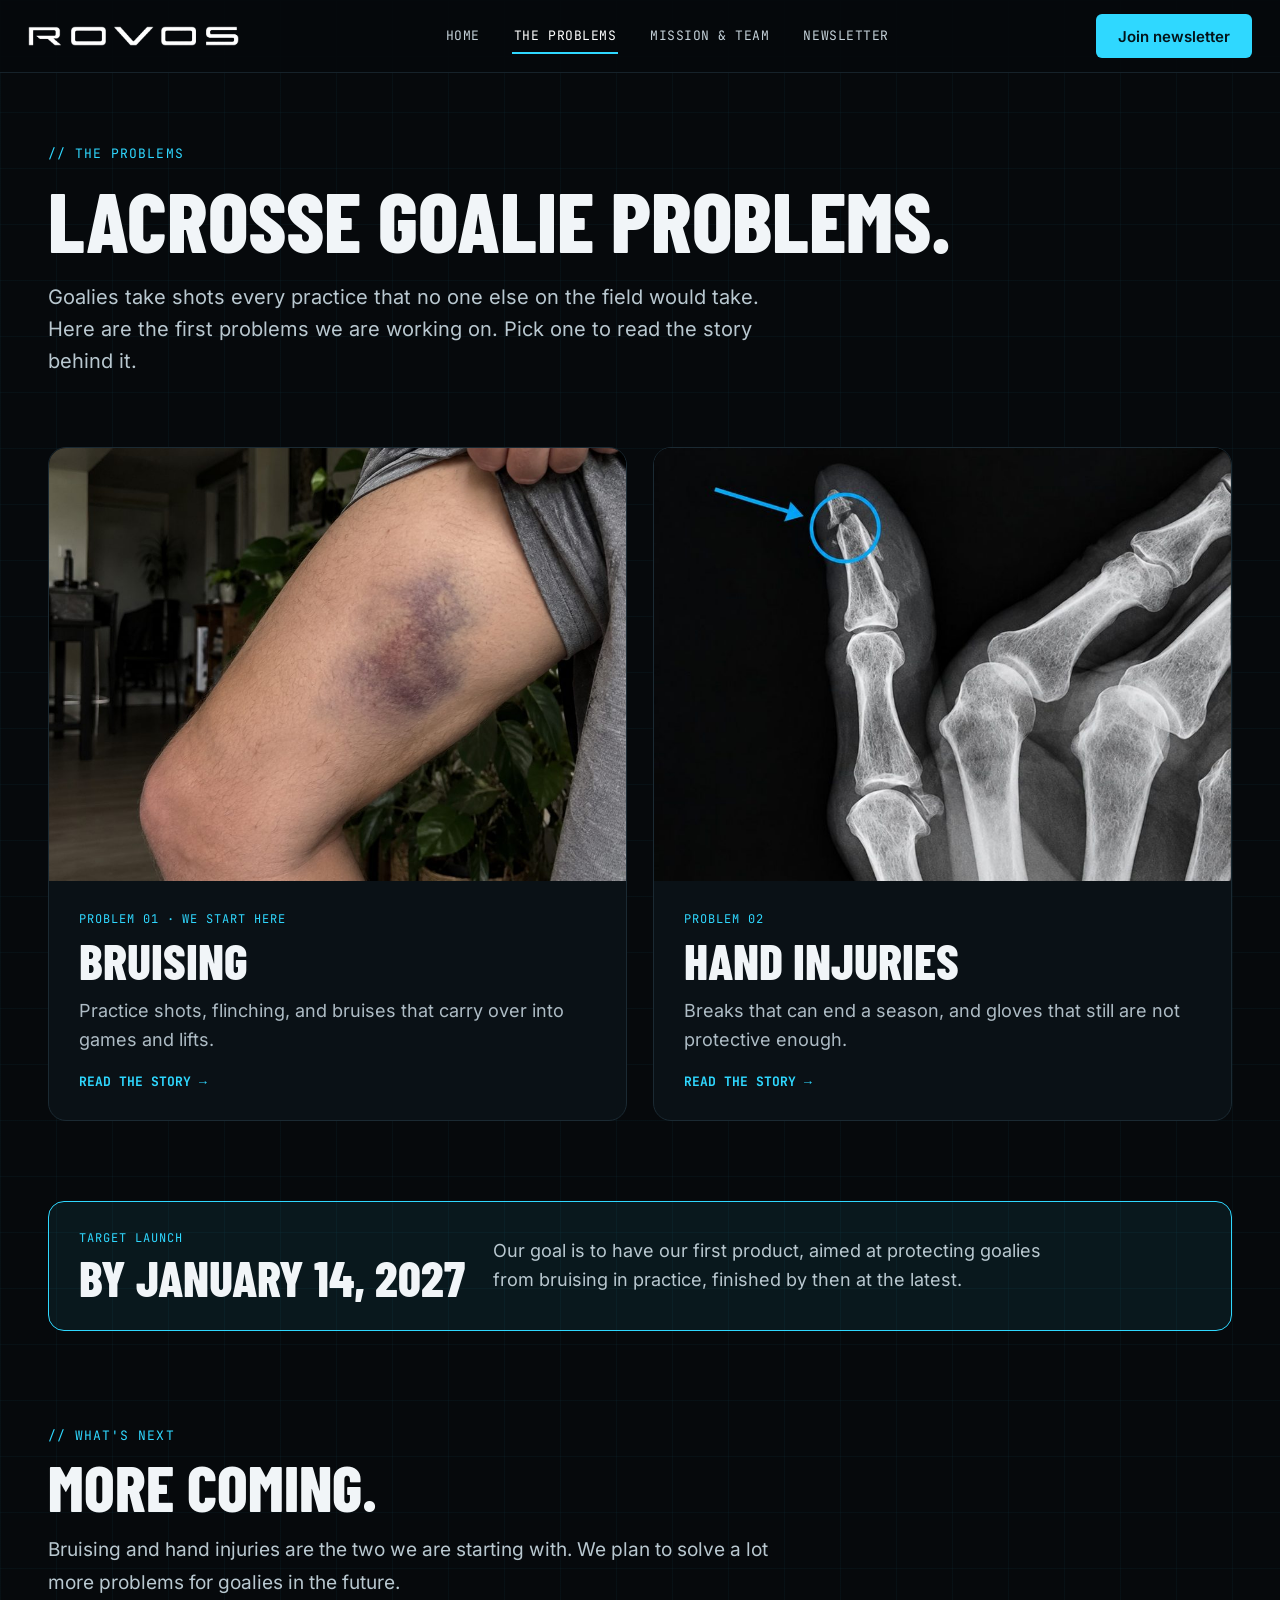
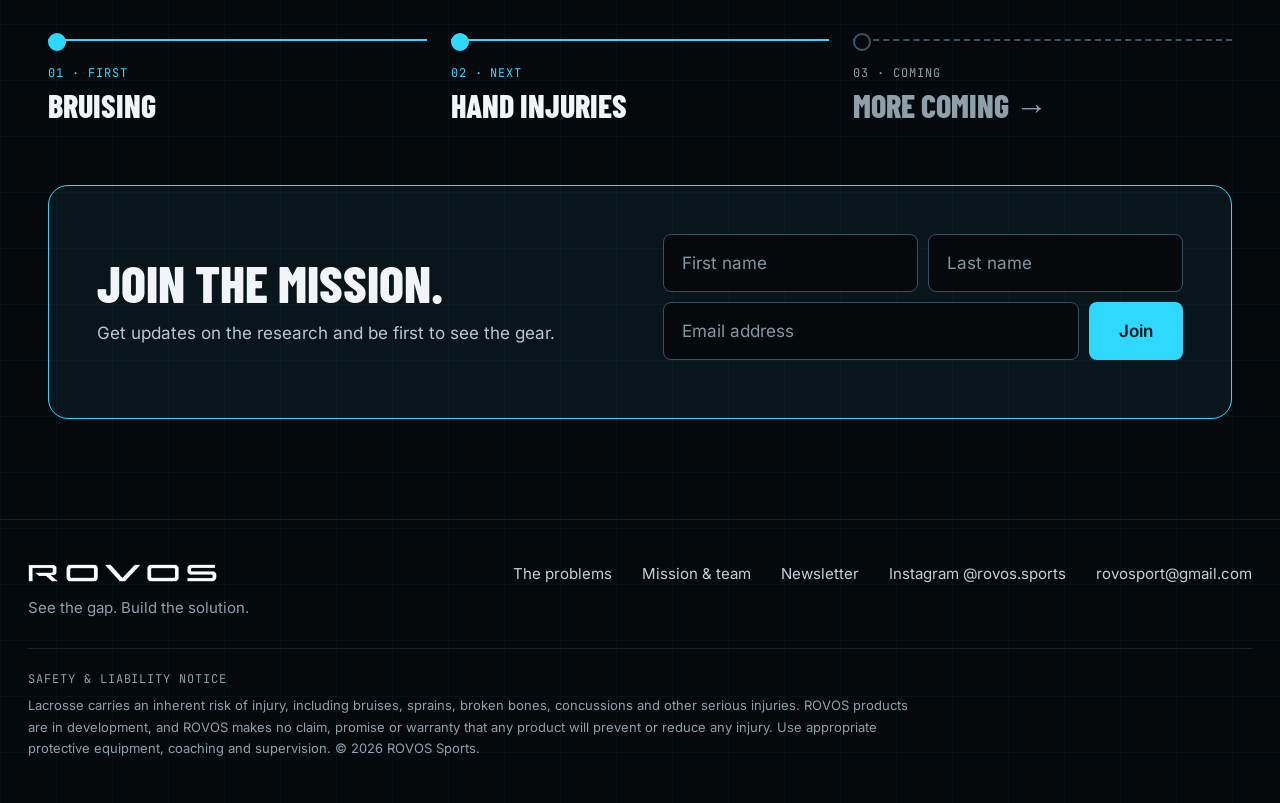
<file: problems/index.html>
<!doctype html>
<html lang="en">
<head>
<meta charset="utf-8">
<meta name="viewport" content="width=device-width,initial-scale=1">
<title>Lacrosse goalie problems | ROVOS</title>
<meta name="description" content="The injuries lacrosse goalies deal with, and the first problems ROVOS is working to solve: bruising and hand injuries.">
<meta name="theme-color" content="#06090c">
<meta property="og:type" content="website">
<meta property="og:site_name" content="ROVOS">
<meta property="og:title" content="Lacrosse goalie problems | ROVOS">
<meta property="og:description" content="The injuries lacrosse goalies deal with, and the first problems ROVOS is working to solve: bruising and hand injuries.">
<meta property="og:image" content="https://rovos.llc/assets/img/og.jpg">
<meta name="twitter:card" content="summary_large_image">
<link rel="preload" href="/assets/fonts/barlow-condensed-latin-800-normal.woff2" as="font" type="font/woff2" crossorigin>
<link rel="stylesheet" href="/assets/fonts.css">
<link rel="icon" href="/favicon.ico" sizes="any">
<link rel="icon" type="image/png" href="/favicon.png">
<link rel="apple-touch-icon" href="/apple-touch-icon.png">

<style>
body{margin:0;background:#06090c;font-family:'Inter',system-ui,sans-serif;color:#f1f5f8}
a{color:#2fd8ff;text-decoration:none}
.nv{font-family:'JetBrains Mono',monospace;color:#c3d0d8;font-size:13px;letter-spacing:.04em;padding:8px 2px;border-bottom:2px solid transparent}
.nv:hover{color:#ffffff;border-bottom-color:#2fd8ff}
.hud{position:relative}
.hud::before,.hud::after{content:'';position:absolute;width:28px;height:28px;border:3px solid #2fd8ff;pointer-events:none;z-index:2}
.hud::before{top:-9px;left:-9px;border-right:0;border-bottom:0}
.hud::after{bottom:-9px;right:-9px;border-left:0;border-top:0}
.card{transition:border-color .15s,transform .15s}
.card:hover{border-color:#2fd8ff;transform:translateY(-2px)}
input::placeholder{color:#8696a0}
input:focus{outline:3px solid #2fd8ff;outline-offset:2px}
button:focus-visible,a:focus-visible{outline:3px solid #2fd8ff;outline-offset:3px}

@keyframes rvIn{from{opacity:0;transform:translateY(56px) scale(.97)}to{opacity:1;transform:none}}
@keyframes rvL{from{opacity:0;transform:translateX(-64px)}to{opacity:1;transform:none}}
@keyframes rvR{from{opacity:0;transform:translateX(64px)}to{opacity:1;transform:none}}
@keyframes rvZ{from{opacity:0;transform:scale(.9)}to{opacity:1;transform:none}}
@supports (animation-timeline: view()){
@media (prefers-reduced-motion:no-preference){
.rv{animation:rvIn linear backwards;animation-timeline:view();animation-range:entry 0% entry 55%}
.rvL{animation:rvL linear backwards;animation-timeline:view();animation-range:entry 0% entry 60%}
.rvR{animation:rvR linear backwards;animation-timeline:view();animation-range:entry 0% entry 60%}
.rvZ{animation:rvZ linear backwards;animation-timeline:view();animation-range:entry 0% entry 60%}
.rv:nth-child(2),.rvL:nth-child(2),.rvR:nth-child(2){animation-range:entry 6% entry 62%}
.rv:nth-child(3){animation-range:entry 12% entry 68%}
.rv:nth-child(4){animation-range:entry 18% entry 74%}
}}

html{-webkit-text-size-adjust:100%;overflow-x:clip}
body{overflow-x:clip}
img{max-width:100%}
.rv-io .rv,.rv-io .rvL,.rv-io .rvR,.rv-io .rvZ{opacity:0;transform:translateY(40px);transition:opacity .7s ease,transform .7s ease}
.rv-io .rvL{transform:translateX(-48px)}.rv-io .rvR{transform:translateX(48px)}.rv-io .rvZ{transform:scale(.94)}
.rv-io .is-in{opacity:1!important;transform:none!important}
@media (max-width:700px){
 div[style*="grid-template-columns:repeat(auto-fit"],section[style*="grid-template-columns:repeat(auto-fit"]{grid-template-columns:minmax(0,1fr)!important}
 div[style*="grid-template-columns:repeat(auto-fit,minmax(200px"]{grid-template-columns:repeat(2,minmax(0,1fr))!important}
 section[style*="padding"]{padding-left:20px!important;padding-right:20px!important}
 header>div{padding-left:20px!important;padding-right:20px!important}
 footer{padding-left:20px!important;padding-right:20px!important}
}
@media (max-width:700px){h1{font-size:clamp(44px,14.5vw,76px)!important}}
@media (max-width:520px){
 .nv{font-size:12px}
 header nav{gap:4px 18px!important}
}
@media (max-width:700px){
 header>div{gap:10px 12px!important;padding-top:10px!important;padding-bottom:10px!important}
 header>div>a[aria-label]{order:1;margin-right:auto}
 header>div>button[data-open-join]{order:2;height:38px!important;padding:0 14px!important;font-size:14px!important}
 header nav{order:3;width:100%;flex-wrap:nowrap!important;justify-content:space-between;gap:0 6px!important}
 header>div>a[aria-label] img{height:16px!important}
 header .nv{font-size:11px!important;letter-spacing:.02em!important;white-space:nowrap}
}
@media (max-width:380px){
 header .nv{font-size:10px!important;letter-spacing:0!important}
 header nav{gap:0 4px!important}
}

/* ---- compact mobile: less scrolling ---- */
@media (max-width:700px){
 [style*="padding:100px 28px"],[style*="padding:90px 28px"],[style*="padding:80px 28px"],[style*="padding:72px 28px"],[style*="padding:60px 28px"]{padding-top:38px!important}
 [style*="padding:56px 28px"],[style*="padding:50px 28px"]{padding-top:30px!important}
 [style*="padding:44px 28px"]{padding-top:26px!important;padding-bottom:26px!important}
 [style*="padding:100px 28px;"],[style*="padding:90px 28px;"]{padding-bottom:38px!important}
 [style*="28px 110px"],[style*="28px 100px"],[style*="28px 80px"],[style*="28px 70px"],[style*="28px 60px"]{padding-bottom:34px!important}
 [style*="padding:100px 28px"],[style*="padding:90px 28px"],[style*="padding:80px 28px"],[style*="padding:72px 28px"],[style*="padding:60px 28px"],[style*="padding:56px 28px"],[style*="padding:50px 28px"],[style*="padding:44px 28px"],[style*="padding:40px 28px"],[style*="padding:30px 28px"]{padding-left:20px!important;padding-right:20px!important}
 h2{font-size:32px!important;margin-top:8px!important}
 section p[style*="font-size:19px"],section div[style*="font-size:19px"]{font-size:16px!important;line-height:1.6!important}
 p[style*="font-size:17px"]{font-size:15px!important;line-height:1.5!important}
 div[style*="gap:56px"],div[style*="gap:64px"]{gap:20px!important}
 /* photo grids: 2 across */
 div[style*="repeat(auto-fit"][style*="gap:18px"]:has(>figure),div[style*="repeat(auto-fit"][style*="gap:18px"]:has(>div.hud){grid-template-columns:repeat(2,minmax(0,1fr))!important;gap:10px!important}
 div[style*="gap:18px"]>div.rv[style*="padding:24px"]{padding:16px 18px!important}
 div[style*="gap:18px"]>div.rv[style*="padding:24px"]>p{margin-top:6px!important}
 div[style*="font-size:20px;line-height:1.75"],p[style*="font-size:20px"]{font-size:17px!important;line-height:1.6!important}
 div[style*="font-size:20px;line-height:1.75"]>p{margin-top:14px!important}
 div[style*="gap:18px"]>figure:last-child:nth-child(odd){grid-column:1/-1}
 div[style*="gap:18px"]>figure:last-child:nth-child(odd)>div{aspect-ratio:16/9!important}
 figure figcaption{font-size:9.5px!important;letter-spacing:.02em!important;margin-top:6px!important;line-height:1.35}
 /* problem cards: photo left, text right */
 a.card[style*="display:block"]{display:grid!important;grid-template-columns:36% minmax(0,1fr)}
 a.card[style*="display:block"]>div:first-child{aspect-ratio:auto!important;min-height:100%}
 a.card[style*="display:block"]>div:first-child img{position:absolute;inset:0}
 a.card[style*="display:block"]>div:last-child{padding:16px!important}
 a.card[style*="display:block"]>div:last-child>div:nth-child(2){font-size:28px!important}
 a.card[style*="display:block"]>div:last-child>p{margin-top:6px!important}
 a.card[style*="display:block"]>div:last-child>div:last-child{margin-top:10px!important}
 div.hud[style*="min-height:240px"]{min-height:0!important;padding:20px!important;margin:0!important}
 div.hud[style*="min-height:240px"]>div:nth-child(2){font-size:32px!important}
 /* quote cards */
 a.card[style*="border-left"]{padding:18px!important}
 a.card[style*="border-left"]>p{font-size:21px!important}
 a.card[style*="border-left"]>div{margin-top:12px!important;font-size:14px}
 /* founder cards */
 img[style*="height:400px"],img[style*="height:420px"]{height:210px!important}
 div[style*="border-radius:18px"]>div[style*="padding:26px"]{padding:18px!important}
 div[style*="border-radius:18px"]>div[style*="padding:26px"]>div[style*="font-size:40px"]{font-size:32px!important}
 div[style*="border-radius:18px"]>div[style*="padding:26px"]>p{font-size:15px!important;margin-top:8px!important}
 div[style*="gap:18px;margin-top:30px"]{grid-template-columns:minmax(0,1fr)!important;gap:10px!important;margin-top:20px!important}
 div[style*="gap:18px;margin-top:30px"]>div{padding:16px 18px!important}
 div[style*="gap:18px;margin-top:30px"]>div>div[style*="font-size:28px"]{font-size:24px!important}
 div[style*="gap:18px;margin-top:30px"]>div>p{margin-top:6px!important}
 div.hud[style*="padding:clamp(26px"]{padding:20px!important}
 div[style*="gap:14px"]>img{max-height:none}
}
</style>

<script async src="https://www.googletagmanager.com/gtag/js?id=G-G02ZZ0PW9D"></script>
<script>window.dataLayer=window.dataLayer||[];function gtag(){dataLayer.push(arguments);}gtag('js',new Date());gtag('config','G-G02ZZ0PW9D');</script>
</head>
<body>



<div style="background:#06090c;color:#f1f5f8;font-family:'Inter',system-ui,sans-serif;overflow:clip;background-image:linear-gradient(rgba(47,216,255,.035) 1px,transparent 1px),linear-gradient(90deg,rgba(47,216,255,.035) 1px,transparent 1px);background-size:56px 56px">

<!-- HEADER -->
<header style="position:sticky;top:0;z-index:20;background:rgba(6,9,12,.94);border-bottom:1px solid #16222a">
<div style="max-width:1240px;margin:0 auto;padding:14px 28px;display:flex;flex-wrap:wrap;align-items:center;justify-content:space-between;gap:12px 28px;position:relative">
<a href="/" aria-label="ROVOS home" style="display:block"><img src="/assets/img/rovos-wordmark.png" alt="ROVOS" style="height:20px;width:auto;display:block"></a>
<nav aria-label="Main" style="display:flex;flex-wrap:wrap;align-items:center;gap:6px 30px">
<a class="nv" href="/" >HOME</a>
<a class="nv" href="/problems/" style="color:#ffffff;border-bottom-color:#2fd8ff">THE PROBLEMS</a>
<a class="nv" href="/mission/">MISSION &amp; TEAM</a>
<a class="nv" href="/newsletter/">NEWSLETTER</a>
</nav>
<button type="button" data-open-join style="height:44px;padding:0 22px;border-radius:6px;border:0;background:#2fd8ff;color:#03141a;font-size:15px;font-weight:600;font-family:inherit;cursor:pointer">Join newsletter</button>
<div id="join-modal" style="display:none">
<div role="dialog" aria-modal="true" aria-label="Join the newsletter" style="position:fixed;inset:0;z-index:200;display:flex;align-items:center;justify-content:center;padding:20px;box-sizing:border-box">
<div data-close-join style="position:absolute;inset:0;background:rgba(3,6,8,.82)"></div>
<div class="hud" style="position:relative;width:520px;max-width:100%;box-sizing:border-box;background:#0a1116;border:1px solid #28414d;border-radius:16px;padding:34px;box-shadow:0 30px 80px rgba(0,0,0,.7)">
<button data-close-join aria-label="Close" style="position:absolute;top:12px;right:14px;width:40px;height:40px;border-radius:8px;border:0;background:transparent;color:#b4c2cb;font-size:26px;line-height:1;cursor:pointer">&times;</button>
<div style="font-family:'JetBrains Mono',monospace;font-size:12px;color:#8ea0aa;letter-spacing:.1em">NEWSLETTER</div>
<div style="font-family:'Barlow Condensed',sans-serif;font-weight:800;font-size:40px;text-transform:uppercase;line-height:1;margin-top:6px">Join the newsletter</div>
<div data-state="form">
<form class="js-signup" novalidate style="display:flex;flex-direction:column;gap:10px;margin-top:22px;position:relative"><div style="display:grid;grid-template-columns:repeat(2,minmax(0,1fr));gap:10px"><div><label for="h-fn" style="position:absolute;width:1px;height:1px;overflow:hidden;clip:rect(0 0 0 0)">First name</label><input id="h-fn" type="text" autocomplete="given-name" placeholder="First name" name="firstName" required maxlength="120" style="width:100%;box-sizing:border-box;height:58px;padding:0 18px;border-radius:8px;border:1px solid #365260;background:#06090c;color:#f1f5f8;font-size:18px;font-family:inherit"></div><div><label for="h-ln" style="position:absolute;width:1px;height:1px;overflow:hidden;clip:rect(0 0 0 0)">Last name</label><input id="h-ln" type="text" autocomplete="family-name" placeholder="Last name" name="lastName" required maxlength="120" style="width:100%;box-sizing:border-box;height:58px;padding:0 18px;border-radius:8px;border:1px solid #365260;background:#06090c;color:#f1f5f8;font-size:18px;font-family:inherit"></div></div><label for="h-email" style="position:absolute;width:1px;height:1px;overflow:hidden;clip:rect(0 0 0 0)">Email address</label><input id="h-email" type="email" autocomplete="email" placeholder="Email address" name="email" required maxlength="120" style="width:100%;box-sizing:border-box;height:58px;padding:0 18px;border-radius:8px;border:1px solid #365260;background:#06090c;color:#f1f5f8;font-size:18px;font-family:inherit"><button type="submit" style="height:58px;border-radius:10px;border:0;background:#2fd8ff;color:#03141a;font-size:18px;font-weight:600;font-family:inherit;cursor:pointer">Join</button><div aria-hidden="true" style="position:absolute;left:-9999px;top:auto;width:1px;height:1px;overflow:hidden"><label>Leave this empty<input type="text" name="website" tabindex="-1" autocomplete="off"></label></div><div class="js-status" role="status" aria-live="polite" style="font-size:15px;line-height:1.4;color:#ff9aa8"></div></form>
<p style="font-size:14px;color:#8ea0aa;margin:14px 0 0">One email when there's real news. Unsubscribe any time.</p>
</div>
<div data-state="done" style="display:none">
<div style="margin-top:22px;min-height:58px;display:flex;align-items:center;padding:0 18px;border-radius:10px;border:1px solid #1f6a80;background:rgba(47,216,255,.1);color:#dcf6ff;font-size:17px">You're on the list. We'll keep you posted.</div>
</div>
</div>
</div>
</div>
</div>
</header>
<section style="max-width:1240px;margin:0 auto;padding:72px 28px 40px;box-sizing:border-box">
<div style="font-family:'JetBrains Mono',monospace;font-size:13px;color:#2fd8ff;letter-spacing:.08em">// THE PROBLEMS</div>
<h1 class="rvZ" style="font-family:'Barlow Condensed',sans-serif;font-weight:800;font-size:clamp(52px,6.6vw,96px);line-height:.94;text-transform:uppercase;margin:18px 0 0;max-width:980px">Lacrosse goalie problems.</h1>
<p class="rv" style="font-size:20px;line-height:1.6;color:#b9c8d0;margin:22px 0 0;max-width:720px">Goalies take shots every practice that no one else on the field would take. Here are the first problems we are working on. Pick one to read the story behind it.</p>
</section>
<section style="max-width:1240px;margin:0 auto;padding:30px 28px 40px;box-sizing:border-box;display:grid;grid-template-columns:repeat(auto-fit,minmax(380px,1fr));gap:26px">
<a class="card rv" href="/problems/bruising/" style="display:block;color:#f1f5f8;background:#0a1116;border:1px solid #1b2a33;border-radius:18px;overflow:hidden">
<div style="position:relative;aspect-ratio:4/3;background:#000"><img src="/assets/img/bruise.jpg" alt="A deep purple bruise on a goalie's thigh" style="width:100%;height:100%;object-fit:cover;object-position:50% 58%;display:block"></div>
<div style="padding:30px"><div style="font-family:'JetBrains Mono',monospace;font-size:12px;color:#2fd8ff;letter-spacing:.08em">PROBLEM 01 &middot; WE START HERE</div><div style="font-family:'Barlow Condensed',sans-serif;font-weight:800;font-size:50px;text-transform:uppercase;margin-top:8px;line-height:1">Bruising</div><p class="rv" style="font-size:18px;line-height:1.6;color:#aebcc5;margin:12px 0 0">Practice shots, flinching, and bruises that carry over into games and lifts.</p><div style="font-family:'JetBrains Mono',monospace;font-size:13px;font-weight:700;color:#2fd8ff;margin-top:18px">READ THE STORY &rarr;</div></div></a>
<a class="card rv" href="/problems/hand-injuries/" style="display:block;color:#f1f5f8;background:#0a1116;border:1px solid #1b2a33;border-radius:18px;overflow:hidden">
<div style="position:relative;aspect-ratio:4/3;background:#000"><img src="/assets/img/xray.jpg" alt="X-ray of a hand with a fractured thumb tip, circled" style="width:100%;height:100%;object-fit:cover;object-position:50% 22%;display:block"></div>
<div style="padding:30px"><div style="font-family:'JetBrains Mono',monospace;font-size:12px;color:#2fd8ff;letter-spacing:.08em">PROBLEM 02</div><div style="font-family:'Barlow Condensed',sans-serif;font-weight:800;font-size:50px;text-transform:uppercase;margin-top:8px;line-height:1">Hand injuries</div><p class="rv" style="font-size:18px;line-height:1.6;color:#aebcc5;margin:12px 0 0">Breaks that can end a season, and gloves that still are not protective enough.</p><div style="font-family:'JetBrains Mono',monospace;font-size:13px;font-weight:700;color:#2fd8ff;margin-top:18px">READ THE STORY &rarr;</div></div></a>
</section>
<section style="max-width:1240px;margin:0 auto;padding:40px 28px 40px;box-sizing:border-box"><div class="rv" style="border:1px solid #2fd8ff;background:rgba(47,216,255,.07);border-radius:16px;padding:28px 30px;display:flex;flex-wrap:wrap;align-items:center;gap:12px 28px"><div><div style="font-family:'JetBrains Mono',monospace;font-size:12px;letter-spacing:.08em;color:#2fd8ff">TARGET LAUNCH</div><div style="font-family:'Barlow Condensed',sans-serif;font-weight:800;font-size:clamp(34px,4vw,50px);text-transform:uppercase;line-height:1;margin-top:6px">By January 14, 2027</div></div><p class="rv" style="font-size:18px;line-height:1.6;color:#b9c8d0;margin:0;flex:1 1 320px;max-width:560px">Our goal is to have our first product, aimed at protecting goalies from bruising in practice, finished by then at the latest.</p></div></section>
<section style="max-width:1240px;margin:0 auto;padding:56px 28px 24px;box-sizing:border-box"><div class="rv"><div style="font-family:'JetBrains Mono',monospace;font-size:13px;color:#2fd8ff;letter-spacing:.08em">// WHAT&apos;S NEXT</div><h2 class="rv" style="font-family:'Barlow Condensed',sans-serif;font-weight:800;font-size:clamp(40px,5vw,66px);line-height:.98;text-transform:uppercase;margin:12px 0 0">More coming.</h2><p class="rv" style="font-size:19px;line-height:1.7;color:#b9c8d0;margin:16px 0 0;max-width:720px">Bruising and hand injuries are the two we are starting with. We plan to solve a lot more problems for goalies in the future.</p><div style="display:grid;grid-template-columns:repeat(auto-fit,minmax(200px,1fr));gap:24px;margin-top:40px"><div style="position:relative;padding:24px 20px 0 0;border-top:2px solid #2fd8ff"><span style="position:absolute;top:-8px;left:0;width:14px;height:14px;border-radius:50%;background:#2fd8ff;border:2px solid #2fd8ff"></span><div style="font-family:'JetBrains Mono',monospace;font-size:12px;letter-spacing:.08em;color:#2fd8ff">01 &middot; FIRST</div><div style="font-family:'Barlow Condensed',sans-serif;font-weight:800;font-size:32px;text-transform:uppercase;line-height:1;margin-top:8px;">Bruising</div></div><div style="position:relative;padding:24px 20px 0 0;border-top:2px solid #2fd8ff"><span style="position:absolute;top:-8px;left:0;width:14px;height:14px;border-radius:50%;background:#2fd8ff;border:2px solid #2fd8ff"></span><div style="font-family:'JetBrains Mono',monospace;font-size:12px;letter-spacing:.08em;color:#2fd8ff">02 &middot; NEXT</div><div style="font-family:'Barlow Condensed',sans-serif;font-weight:800;font-size:32px;text-transform:uppercase;line-height:1;margin-top:8px;">Hand injuries</div></div><div style="position:relative;padding:24px 20px 0 0;border-top:2px dashed #3a5563"><span style="position:absolute;top:-8px;left:0;width:14px;height:14px;border-radius:50%;background:#06090c;border:2px solid #3a5563"></span><div style="font-family:'JetBrains Mono',monospace;font-size:12px;letter-spacing:.08em;color:#8ea0aa">03 &middot; COMING</div><div style="font-family:'Barlow Condensed',sans-serif;font-weight:800;font-size:32px;text-transform:uppercase;line-height:1;margin-top:8px;color:#8ea0aa">More coming &rarr;</div></div></div></div></section>
<section style="max-width:1240px;margin:0 auto;padding:40px 28px 100px;box-sizing:border-box">
<div class="rv" style="border:1px solid #2fd8ff;background:rgba(47,216,255,.06);border-radius:20px;padding:48px;display:flex;flex-wrap:wrap;align-items:center;justify-content:space-between;gap:28px">
<div style="max-width:560px">
<h2 class="rv" style="font-family:'Barlow Condensed',sans-serif;font-weight:800;font-size:clamp(34px,4.2vw,52px);line-height:1;text-transform:uppercase;margin:0">Join the mission.</h2>
<p style="font-size:17px;line-height:1.6;color:#b9c8d0;margin:12px 0 0">Get updates on the research and be first to see the gear.</p>
</div>
<div data-state="form">
<form class="js-signup" novalidate style="display:flex;flex-direction:column;gap:10px;flex:1 1 380px;max-width:520px;width:100%;margin-top:0px;position:relative"><div style="display:grid;grid-template-columns:repeat(2,minmax(0,1fr));gap:10px"><div><label for="p-fn" style="position:absolute;width:1px;height:1px;overflow:hidden;clip:rect(0 0 0 0)">First name</label><input id="p-fn" type="text" autocomplete="given-name" placeholder="First name" name="firstName" required maxlength="120" style="width:100%;box-sizing:border-box;height:58px;padding:0 18px;border-radius:8px;border:1px solid #365260;background:#06090c;color:#f1f5f8;font-size:17px;font-family:inherit"></div><div><label for="p-ln" style="position:absolute;width:1px;height:1px;overflow:hidden;clip:rect(0 0 0 0)">Last name</label><input id="p-ln" type="text" autocomplete="family-name" placeholder="Last name" name="lastName" required maxlength="120" style="width:100%;box-sizing:border-box;height:58px;padding:0 18px;border-radius:8px;border:1px solid #365260;background:#06090c;color:#f1f5f8;font-size:17px;font-family:inherit"></div></div><div style="display:flex;flex-wrap:wrap;gap:10px"><label for="p-email" style="position:absolute;width:1px;height:1px;overflow:hidden;clip:rect(0 0 0 0)">Email address</label><input id="p-email" type="email" autocomplete="email" placeholder="Email address" name="email" required maxlength="120" style="flex:1 1 220px;min-width:0;box-sizing:border-box;height:58px;padding:0 18px;border-radius:8px;border:1px solid #365260;background:#06090c;color:#f1f5f8;font-size:17px;font-family:inherit"><button type="submit" style="height:58px;padding:0 30px;border-radius:8px;border:0;background:#2fd8ff;color:#03141a;font-size:17px;font-weight:600;font-family:inherit;cursor:pointer">Join</button></div><div aria-hidden="true" style="position:absolute;left:-9999px;top:auto;width:1px;height:1px;overflow:hidden"><label>Leave this empty<input type="text" name="website" tabindex="-1" autocomplete="off"></label></div><div class="js-status" role="status" aria-live="polite" style="font-size:15px;line-height:1.4;color:#ff9aa8"></div></form>
</div>
<div data-state="done" style="display:none">
<div style="min-height:58px;display:flex;align-items:center;padding:0 20px;border-radius:8px;border:1px solid #1f6a80;color:#dcf6ff;font-size:17px">You're on the list.</div>
</div>
</div>
</section>
<!-- FOOTER -->
<footer style="border-top:1px solid #16222a;padding:44px 28px">
<div style="max-width:1240px;margin:0 auto;display:flex;flex-wrap:wrap;justify-content:space-between;gap:28px">
<div style="max-width:340px"><img src="/assets/img/rovos-wordmark.png" alt="ROVOS" style="height:18px;width:auto;display:block"><p style="font-size:15px;line-height:1.6;color:#8ea0aa;margin:14px 0 0">See the gap. Build the solution.</p></div>
<nav aria-label="Footer" style="display:flex;flex-wrap:wrap;gap:12px 30px;font-size:15px"><a href="/problems/" style="color:#c3d0d8">The problems</a><a href="/mission/" style="color:#c3d0d8">Mission &amp; team</a><a href="/newsletter/" style="color:#c3d0d8">Newsletter</a><a href="https://www.instagram.com/rovos.sports/" style="color:#c3d0d8">Instagram @rovos.sports</a><a href="mailto:rovosport@gmail.com" style="color:#c3d0d8">rovosport@gmail.com</a></nav>
</div>
<div style="max-width:1240px;margin:28px auto 0;border-top:1px solid #16222a;padding-top:22px">
<div style="font-family:'JetBrains Mono',monospace;font-size:12px;letter-spacing:.08em;color:#8ea0aa">SAFETY &amp; LIABILITY NOTICE</div>
<p style="font-size:13px;line-height:1.65;color:#8ea0aa;margin:8px 0 0;max-width:900px">Lacrosse carries an inherent risk of injury, including bruises, sprains, broken bones, concussions and other serious injuries. ROVOS products are in development, and ROVOS makes no claim, promise or warranty that any product will prevent or reduce any injury. Use appropriate protective equipment, coaching and supervision. &copy; 2026 ROVOS Sports.</p>
</div>
</footer>

</div>



<script src="/assets/site.js" defer></script>
</body>
</html>
</file>
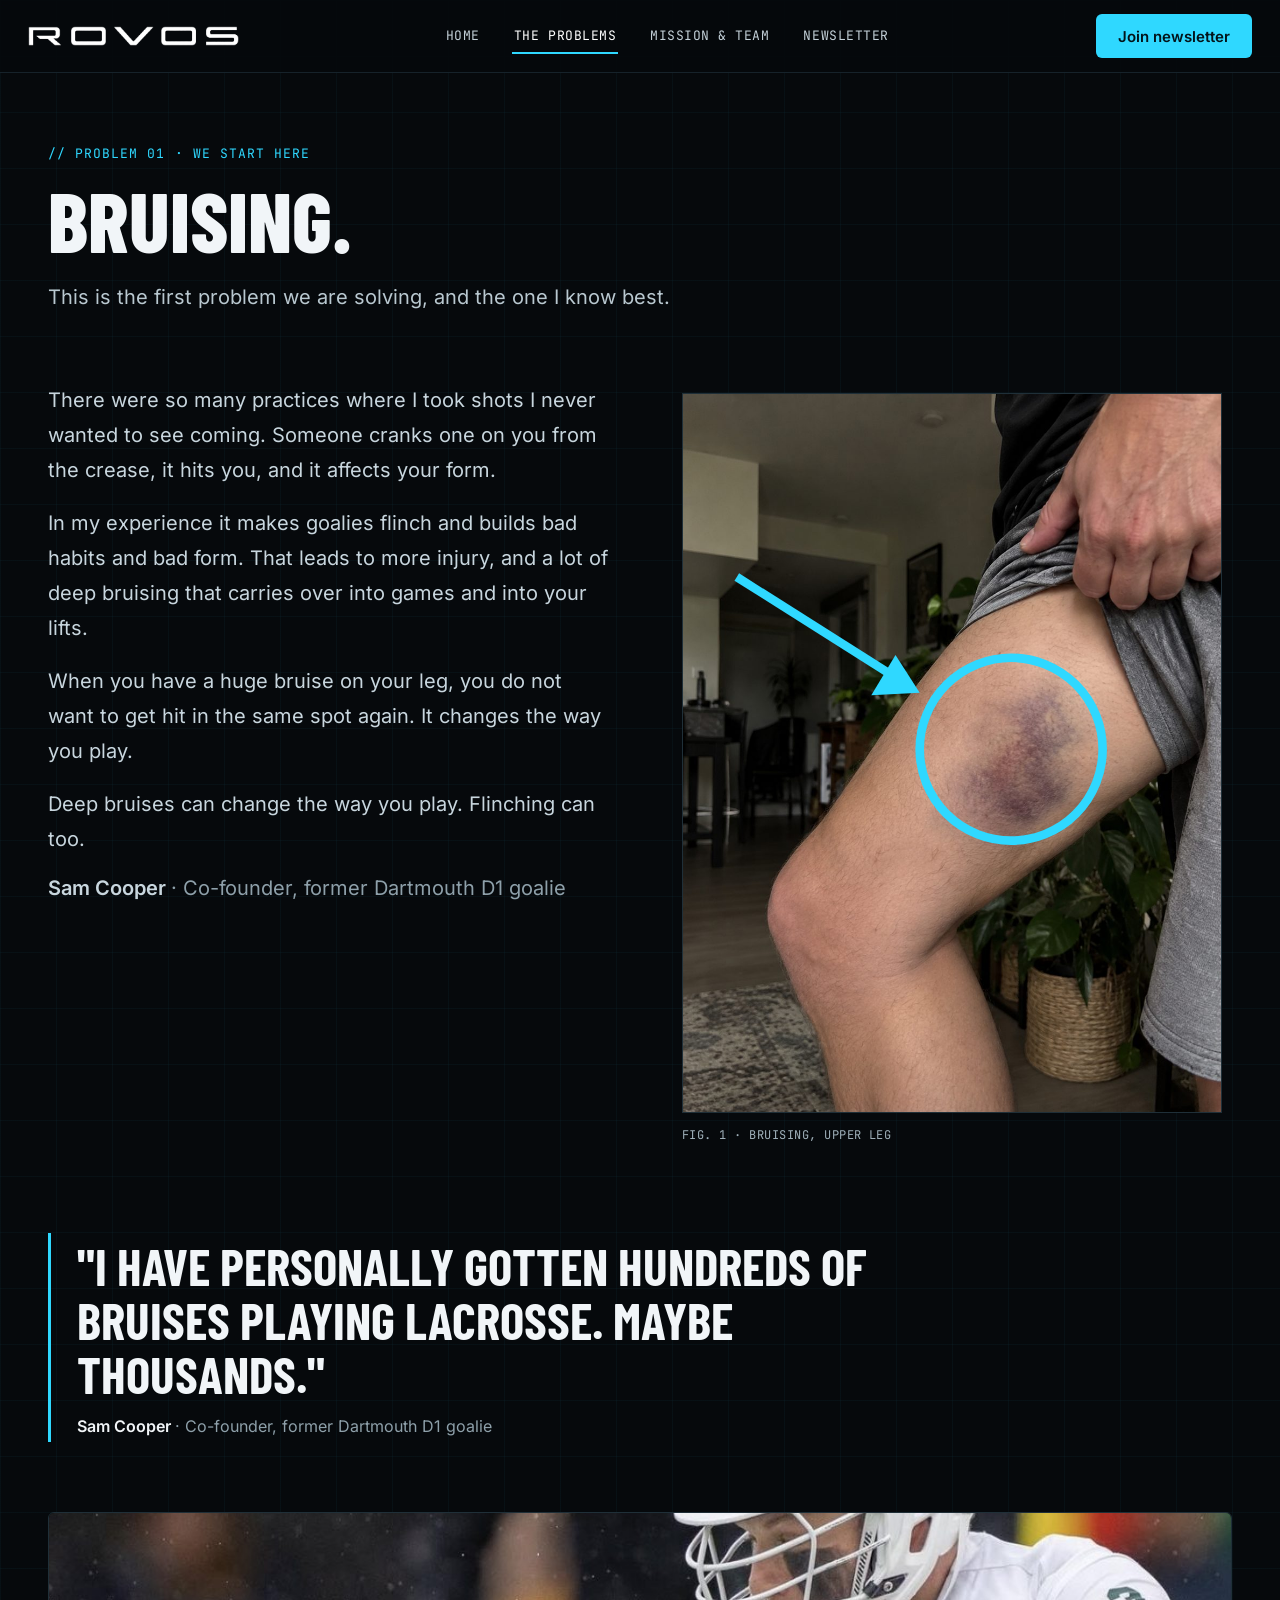
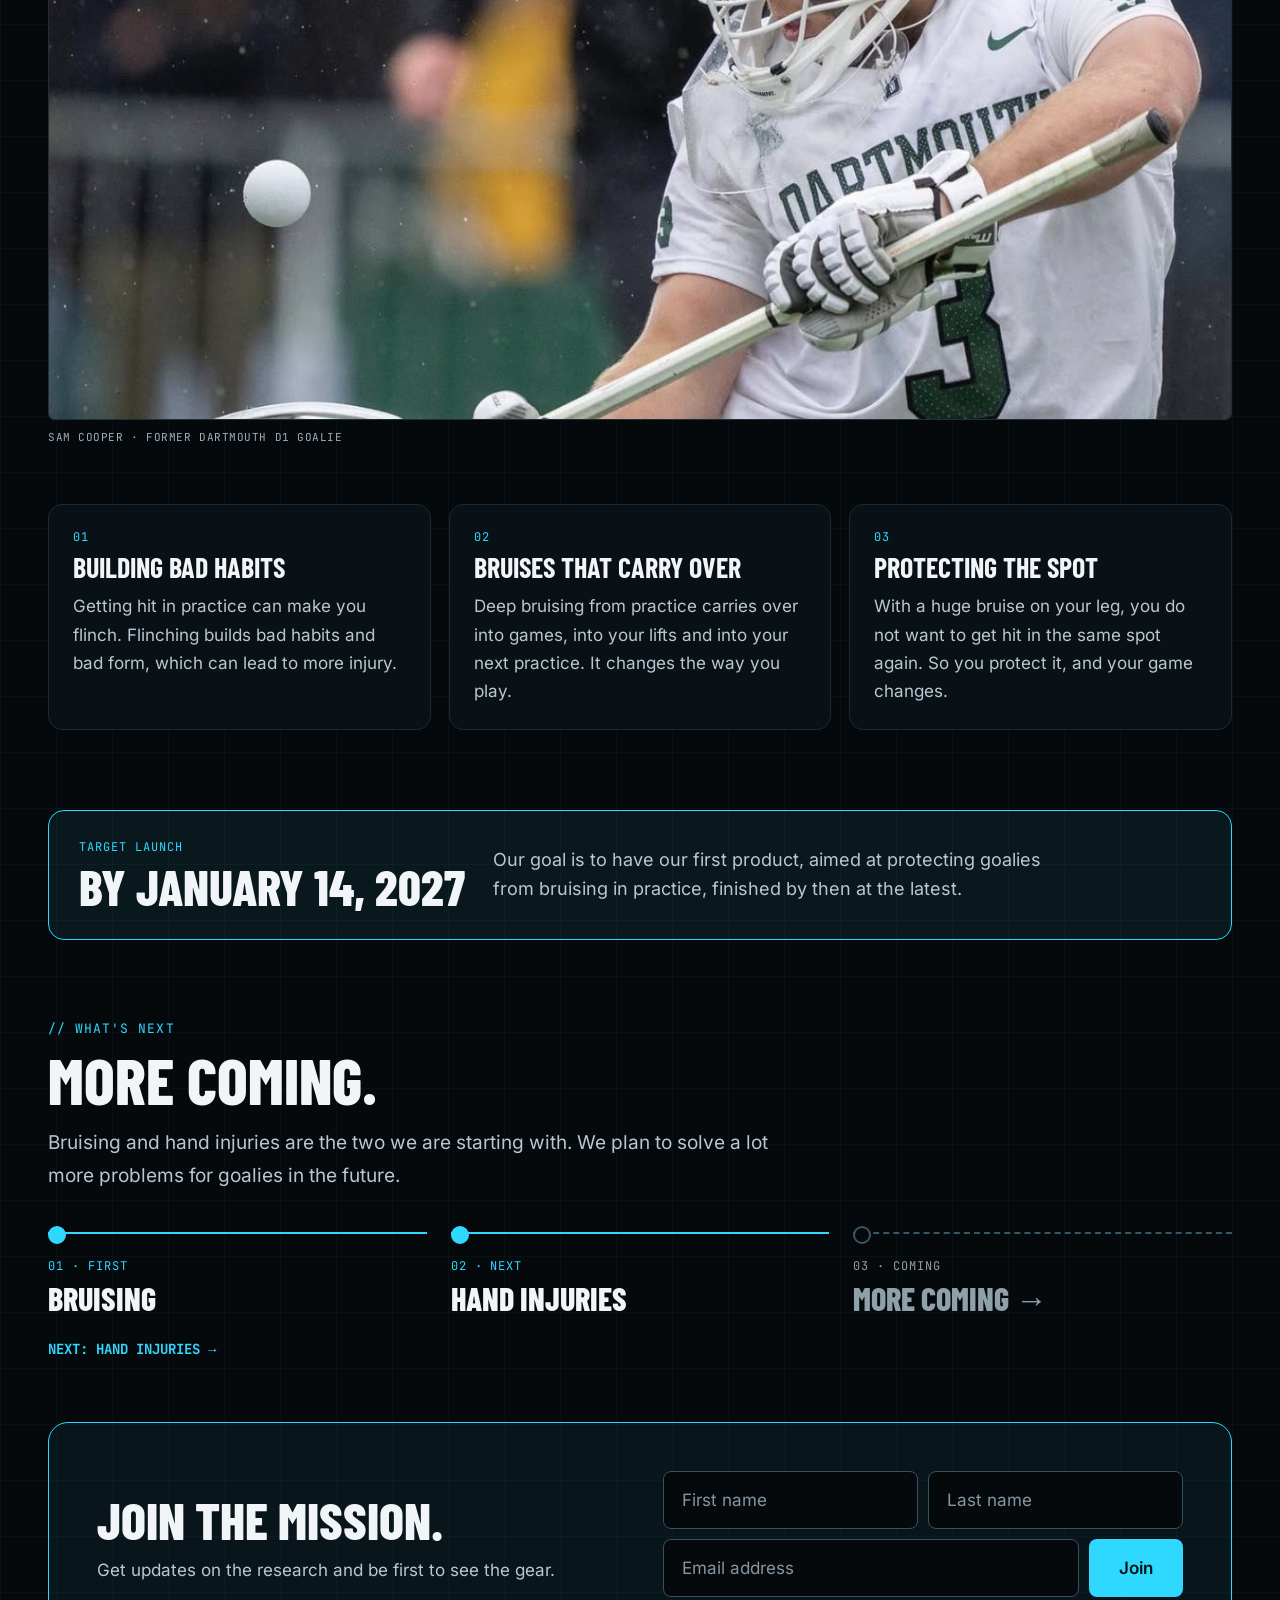
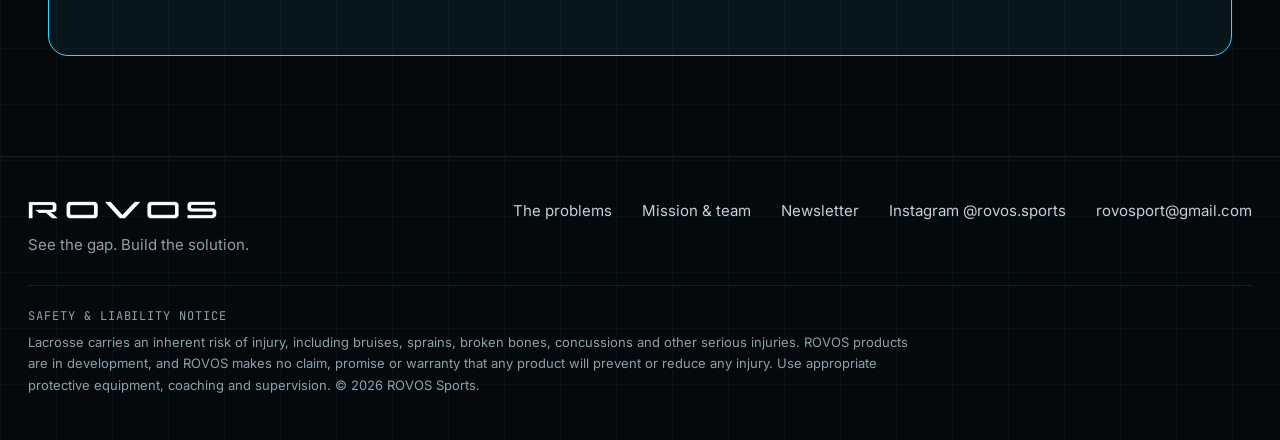
<file: problems/bruising/index.html>
<!doctype html>
<html lang="en">
<head>
<meta charset="utf-8">
<meta name="viewport" content="width=device-width,initial-scale=1">
<title>Bruising: a goalie problem we are solving first | ROVOS</title>
<meta name="description" content="Deep bruises from practice shots change the way goalies play. Our first product is aimed at bruising in practice, with a target launch by January 14, 2027.">
<meta name="theme-color" content="#06090c">
<meta property="og:type" content="website">
<meta property="og:site_name" content="ROVOS">
<meta property="og:title" content="Bruising: a goalie problem we are solving first | ROVOS">
<meta property="og:description" content="Deep bruises from practice shots change the way goalies play. Our first product is aimed at bruising in practice, with a target launch by January 14, 2027.">
<meta property="og:image" content="https://rovos.llc/assets/img/og.jpg">
<meta name="twitter:card" content="summary_large_image">
<link rel="preload" href="/assets/fonts/barlow-condensed-latin-800-normal.woff2" as="font" type="font/woff2" crossorigin>
<link rel="stylesheet" href="/assets/fonts.css">
<link rel="icon" href="/favicon.ico" sizes="any">
<link rel="icon" type="image/png" href="/favicon.png">
<link rel="apple-touch-icon" href="/apple-touch-icon.png">

<style>
body{margin:0;background:#06090c;font-family:'Inter',system-ui,sans-serif;color:#f1f5f8}
a{color:#2fd8ff;text-decoration:none}
.nv{font-family:'JetBrains Mono',monospace;color:#c3d0d8;font-size:13px;letter-spacing:.04em;padding:8px 2px;border-bottom:2px solid transparent}
.nv:hover{color:#ffffff;border-bottom-color:#2fd8ff}
.hud{position:relative}
.hud::before,.hud::after{content:'';position:absolute;width:28px;height:28px;border:3px solid #2fd8ff;pointer-events:none;z-index:2}
.hud::before{top:-9px;left:-9px;border-right:0;border-bottom:0}
.hud::after{bottom:-9px;right:-9px;border-left:0;border-top:0}
.card{transition:border-color .15s,transform .15s}
.card:hover{border-color:#2fd8ff;transform:translateY(-2px)}
input::placeholder{color:#8696a0}
input:focus{outline:3px solid #2fd8ff;outline-offset:2px}
button:focus-visible,a:focus-visible{outline:3px solid #2fd8ff;outline-offset:3px}

@keyframes rvIn{from{opacity:0;transform:translateY(56px) scale(.97)}to{opacity:1;transform:none}}
@keyframes rvL{from{opacity:0;transform:translateX(-64px)}to{opacity:1;transform:none}}
@keyframes rvR{from{opacity:0;transform:translateX(64px)}to{opacity:1;transform:none}}
@keyframes rvZ{from{opacity:0;transform:scale(.9)}to{opacity:1;transform:none}}
@supports (animation-timeline: view()){
@media (prefers-reduced-motion:no-preference){
.rv{animation:rvIn linear backwards;animation-timeline:view();animation-range:entry 0% entry 55%}
.rvL{animation:rvL linear backwards;animation-timeline:view();animation-range:entry 0% entry 60%}
.rvR{animation:rvR linear backwards;animation-timeline:view();animation-range:entry 0% entry 60%}
.rvZ{animation:rvZ linear backwards;animation-timeline:view();animation-range:entry 0% entry 60%}
.rv:nth-child(2),.rvL:nth-child(2),.rvR:nth-child(2){animation-range:entry 6% entry 62%}
.rv:nth-child(3){animation-range:entry 12% entry 68%}
.rv:nth-child(4){animation-range:entry 18% entry 74%}
}}

html{-webkit-text-size-adjust:100%;overflow-x:clip}
body{overflow-x:clip}
img{max-width:100%}
.rv-io .rv,.rv-io .rvL,.rv-io .rvR,.rv-io .rvZ{opacity:0;transform:translateY(40px);transition:opacity .7s ease,transform .7s ease}
.rv-io .rvL{transform:translateX(-48px)}.rv-io .rvR{transform:translateX(48px)}.rv-io .rvZ{transform:scale(.94)}
.rv-io .is-in{opacity:1!important;transform:none!important}
@media (max-width:700px){
 div[style*="grid-template-columns:repeat(auto-fit"],section[style*="grid-template-columns:repeat(auto-fit"]{grid-template-columns:minmax(0,1fr)!important}
 div[style*="grid-template-columns:repeat(auto-fit,minmax(200px"]{grid-template-columns:repeat(2,minmax(0,1fr))!important}
 section[style*="padding"]{padding-left:20px!important;padding-right:20px!important}
 header>div{padding-left:20px!important;padding-right:20px!important}
 footer{padding-left:20px!important;padding-right:20px!important}
}
@media (max-width:700px){h1{font-size:clamp(44px,14.5vw,76px)!important}}
@media (max-width:520px){
 .nv{font-size:12px}
 header nav{gap:4px 18px!important}
}
@media (max-width:700px){
 header>div{gap:10px 12px!important;padding-top:10px!important;padding-bottom:10px!important}
 header>div>a[aria-label]{order:1;margin-right:auto}
 header>div>button[data-open-join]{order:2;height:38px!important;padding:0 14px!important;font-size:14px!important}
 header nav{order:3;width:100%;flex-wrap:nowrap!important;justify-content:space-between;gap:0 6px!important}
 header>div>a[aria-label] img{height:16px!important}
 header .nv{font-size:11px!important;letter-spacing:.02em!important;white-space:nowrap}
}
@media (max-width:380px){
 header .nv{font-size:10px!important;letter-spacing:0!important}
 header nav{gap:0 4px!important}
}

/* ---- compact mobile: less scrolling ---- */
@media (max-width:700px){
 [style*="padding:100px 28px"],[style*="padding:90px 28px"],[style*="padding:80px 28px"],[style*="padding:72px 28px"],[style*="padding:60px 28px"]{padding-top:38px!important}
 [style*="padding:56px 28px"],[style*="padding:50px 28px"]{padding-top:30px!important}
 [style*="padding:44px 28px"]{padding-top:26px!important;padding-bottom:26px!important}
 [style*="padding:100px 28px;"],[style*="padding:90px 28px;"]{padding-bottom:38px!important}
 [style*="28px 110px"],[style*="28px 100px"],[style*="28px 80px"],[style*="28px 70px"],[style*="28px 60px"]{padding-bottom:34px!important}
 [style*="padding:100px 28px"],[style*="padding:90px 28px"],[style*="padding:80px 28px"],[style*="padding:72px 28px"],[style*="padding:60px 28px"],[style*="padding:56px 28px"],[style*="padding:50px 28px"],[style*="padding:44px 28px"],[style*="padding:40px 28px"],[style*="padding:30px 28px"]{padding-left:20px!important;padding-right:20px!important}
 h2{font-size:32px!important;margin-top:8px!important}
 section p[style*="font-size:19px"],section div[style*="font-size:19px"]{font-size:16px!important;line-height:1.6!important}
 p[style*="font-size:17px"]{font-size:15px!important;line-height:1.5!important}
 div[style*="gap:56px"],div[style*="gap:64px"]{gap:20px!important}
 /* photo grids: 2 across */
 div[style*="repeat(auto-fit"][style*="gap:18px"]:has(>figure),div[style*="repeat(auto-fit"][style*="gap:18px"]:has(>div.hud){grid-template-columns:repeat(2,minmax(0,1fr))!important;gap:10px!important}
 div[style*="gap:18px"]>div.rv[style*="padding:24px"]{padding:16px 18px!important}
 div[style*="gap:18px"]>div.rv[style*="padding:24px"]>p{margin-top:6px!important}
 div[style*="font-size:20px;line-height:1.75"],p[style*="font-size:20px"]{font-size:17px!important;line-height:1.6!important}
 div[style*="font-size:20px;line-height:1.75"]>p{margin-top:14px!important}
 div[style*="gap:18px"]>figure:last-child:nth-child(odd){grid-column:1/-1}
 div[style*="gap:18px"]>figure:last-child:nth-child(odd)>div{aspect-ratio:16/9!important}
 figure figcaption{font-size:9.5px!important;letter-spacing:.02em!important;margin-top:6px!important;line-height:1.35}
 /* problem cards: photo left, text right */
 a.card[style*="display:block"]{display:grid!important;grid-template-columns:36% minmax(0,1fr)}
 a.card[style*="display:block"]>div:first-child{aspect-ratio:auto!important;min-height:100%}
 a.card[style*="display:block"]>div:first-child img{position:absolute;inset:0}
 a.card[style*="display:block"]>div:last-child{padding:16px!important}
 a.card[style*="display:block"]>div:last-child>div:nth-child(2){font-size:28px!important}
 a.card[style*="display:block"]>div:last-child>p{margin-top:6px!important}
 a.card[style*="display:block"]>div:last-child>div:last-child{margin-top:10px!important}
 div.hud[style*="min-height:240px"]{min-height:0!important;padding:20px!important;margin:0!important}
 div.hud[style*="min-height:240px"]>div:nth-child(2){font-size:32px!important}
 /* quote cards */
 a.card[style*="border-left"]{padding:18px!important}
 a.card[style*="border-left"]>p{font-size:21px!important}
 a.card[style*="border-left"]>div{margin-top:12px!important;font-size:14px}
 /* founder cards */
 img[style*="height:400px"],img[style*="height:420px"]{height:210px!important}
 div[style*="border-radius:18px"]>div[style*="padding:26px"]{padding:18px!important}
 div[style*="border-radius:18px"]>div[style*="padding:26px"]>div[style*="font-size:40px"]{font-size:32px!important}
 div[style*="border-radius:18px"]>div[style*="padding:26px"]>p{font-size:15px!important;margin-top:8px!important}
 div[style*="gap:18px;margin-top:30px"]{grid-template-columns:minmax(0,1fr)!important;gap:10px!important;margin-top:20px!important}
 div[style*="gap:18px;margin-top:30px"]>div{padding:16px 18px!important}
 div[style*="gap:18px;margin-top:30px"]>div>div[style*="font-size:28px"]{font-size:24px!important}
 div[style*="gap:18px;margin-top:30px"]>div>p{margin-top:6px!important}
 div.hud[style*="padding:clamp(26px"]{padding:20px!important}
 div[style*="gap:14px"]>img{max-height:none}
}
</style>

<script async src="https://www.googletagmanager.com/gtag/js?id=G-G02ZZ0PW9D"></script>
<script>window.dataLayer=window.dataLayer||[];function gtag(){dataLayer.push(arguments);}gtag('js',new Date());gtag('config','G-G02ZZ0PW9D');</script>
</head>
<body>



<div style="background:#06090c;color:#f1f5f8;font-family:'Inter',system-ui,sans-serif;overflow:clip;background-image:linear-gradient(rgba(47,216,255,.035) 1px,transparent 1px),linear-gradient(90deg,rgba(47,216,255,.035) 1px,transparent 1px);background-size:56px 56px">

<!-- HEADER -->
<header style="position:sticky;top:0;z-index:20;background:rgba(6,9,12,.94);border-bottom:1px solid #16222a">
<div style="max-width:1240px;margin:0 auto;padding:14px 28px;display:flex;flex-wrap:wrap;align-items:center;justify-content:space-between;gap:12px 28px;position:relative">
<a href="/" aria-label="ROVOS home" style="display:block"><img src="/assets/img/rovos-wordmark.png" alt="ROVOS" style="height:20px;width:auto;display:block"></a>
<nav aria-label="Main" style="display:flex;flex-wrap:wrap;align-items:center;gap:6px 30px">
<a class="nv" href="/" >HOME</a>
<a class="nv" href="/problems/" style="color:#ffffff;border-bottom-color:#2fd8ff">THE PROBLEMS</a>
<a class="nv" href="/mission/">MISSION &amp; TEAM</a>
<a class="nv" href="/newsletter/">NEWSLETTER</a>
</nav>
<button type="button" data-open-join style="height:44px;padding:0 22px;border-radius:6px;border:0;background:#2fd8ff;color:#03141a;font-size:15px;font-weight:600;font-family:inherit;cursor:pointer">Join newsletter</button>
<div id="join-modal" style="display:none">
<div role="dialog" aria-modal="true" aria-label="Join the newsletter" style="position:fixed;inset:0;z-index:200;display:flex;align-items:center;justify-content:center;padding:20px;box-sizing:border-box">
<div data-close-join style="position:absolute;inset:0;background:rgba(3,6,8,.82)"></div>
<div class="hud" style="position:relative;width:520px;max-width:100%;box-sizing:border-box;background:#0a1116;border:1px solid #28414d;border-radius:16px;padding:34px;box-shadow:0 30px 80px rgba(0,0,0,.7)">
<button data-close-join aria-label="Close" style="position:absolute;top:12px;right:14px;width:40px;height:40px;border-radius:8px;border:0;background:transparent;color:#b4c2cb;font-size:26px;line-height:1;cursor:pointer">&times;</button>
<div style="font-family:'JetBrains Mono',monospace;font-size:12px;color:#8ea0aa;letter-spacing:.1em">NEWSLETTER</div>
<div style="font-family:'Barlow Condensed',sans-serif;font-weight:800;font-size:40px;text-transform:uppercase;line-height:1;margin-top:6px">Join the newsletter</div>
<div data-state="form">
<form class="js-signup" novalidate style="display:flex;flex-direction:column;gap:10px;margin-top:22px;position:relative"><div style="display:grid;grid-template-columns:repeat(2,minmax(0,1fr));gap:10px"><div><label for="h-fn" style="position:absolute;width:1px;height:1px;overflow:hidden;clip:rect(0 0 0 0)">First name</label><input id="h-fn" type="text" autocomplete="given-name" placeholder="First name" name="firstName" required maxlength="120" style="width:100%;box-sizing:border-box;height:58px;padding:0 18px;border-radius:8px;border:1px solid #365260;background:#06090c;color:#f1f5f8;font-size:18px;font-family:inherit"></div><div><label for="h-ln" style="position:absolute;width:1px;height:1px;overflow:hidden;clip:rect(0 0 0 0)">Last name</label><input id="h-ln" type="text" autocomplete="family-name" placeholder="Last name" name="lastName" required maxlength="120" style="width:100%;box-sizing:border-box;height:58px;padding:0 18px;border-radius:8px;border:1px solid #365260;background:#06090c;color:#f1f5f8;font-size:18px;font-family:inherit"></div></div><label for="h-email" style="position:absolute;width:1px;height:1px;overflow:hidden;clip:rect(0 0 0 0)">Email address</label><input id="h-email" type="email" autocomplete="email" placeholder="Email address" name="email" required maxlength="120" style="width:100%;box-sizing:border-box;height:58px;padding:0 18px;border-radius:8px;border:1px solid #365260;background:#06090c;color:#f1f5f8;font-size:18px;font-family:inherit"><button type="submit" style="height:58px;border-radius:10px;border:0;background:#2fd8ff;color:#03141a;font-size:18px;font-weight:600;font-family:inherit;cursor:pointer">Join</button><div aria-hidden="true" style="position:absolute;left:-9999px;top:auto;width:1px;height:1px;overflow:hidden"><label>Leave this empty<input type="text" name="website" tabindex="-1" autocomplete="off"></label></div><div class="js-status" role="status" aria-live="polite" style="font-size:15px;line-height:1.4;color:#ff9aa8"></div></form>
<p style="font-size:14px;color:#8ea0aa;margin:14px 0 0">One email when there's real news. Unsubscribe any time.</p>
</div>
<div data-state="done" style="display:none">
<div style="margin-top:22px;min-height:58px;display:flex;align-items:center;padding:0 18px;border-radius:10px;border:1px solid #1f6a80;background:rgba(47,216,255,.1);color:#dcf6ff;font-size:17px">You're on the list. We'll keep you posted.</div>
</div>
</div>
</div>
</div>
</div>
</header>
<section style="max-width:1240px;margin:0 auto;padding:72px 28px 40px;box-sizing:border-box">
<div style="font-family:'JetBrains Mono',monospace;font-size:13px;color:#2fd8ff;letter-spacing:.08em">// PROBLEM 01 &middot; WE START HERE</div>
<h1 class="rvZ" style="font-family:'Barlow Condensed',sans-serif;font-weight:800;font-size:clamp(52px,6.6vw,96px);line-height:.94;text-transform:uppercase;margin:18px 0 0;max-width:980px">Bruising.</h1>
<p class="rv" style="font-size:20px;line-height:1.6;color:#b9c8d0;margin:22px 0 0;max-width:720px">This is the first problem we are solving, and the one I know best.</p>
</section>
<section style="max-width:1240px;margin:0 auto;padding:30px 28px 40px;box-sizing:border-box;display:grid;grid-template-columns:repeat(auto-fit,minmax(380px,1fr));gap:64px;align-items:start">
<div style="font-size:20px;line-height:1.75;color:#c8d6de"><p style="margin:0">There were so many practices where I took shots I never wanted to see coming. Someone cranks one on you from the crease, it hits you, and it affects your form.</p><p style="margin:18px 0 0">In my experience it makes goalies flinch and builds bad habits and bad form. That leads to more injury, and a lot of deep bruising that carries over into games and into your lifts.</p><p style="margin:18px 0 0">When you have a huge bruise on your leg, you do not want to get hit in the same spot again. It changes the way you play.</p><p style="margin:18px 0 0">Deep bruises can change the way you play. Flinching can too.</p><div style="margin-top:14px;font-weight:600">Sam Cooper <span style="color:#8ea0aa;font-weight:400">&middot; Co-founder, former Dartmouth D1 goalie</span></div></div>
<div style="padding:10px"><figure class="rv" style="margin:0"><div class="hud rv" style="aspect-ratio:3/4;background:#000;overflow:hidden;border:1px solid #1f2f38;max-width:560px">
<img src="/assets/img/bruise.jpg" alt="A deep purple bruise on a goalie's thigh, circled" style="width:100%;height:100%;object-fit:cover;display:block">
<svg viewBox="0 0 100 133.3" aria-hidden="true" style="position:absolute;inset:0;width:100%;height:100%"><circle cx="61" cy="66" r="17" fill="none" stroke="#2fd8ff" stroke-width="1.6"/><line x1="10" y1="34" x2="40" y2="53" stroke="#2fd8ff" stroke-width="1.6"/><polygon points="44,55.5 35,56 39.5,48.5" fill="#2fd8ff"/></svg></div>
<figcaption style="font-family:'JetBrains Mono',monospace;font-size:12px;color:#9fb0ba;margin-top:14px;letter-spacing:.04em">FIG. 1 &middot; BRUISING, UPPER LEG</figcaption></figure></div>
</section>
<section style="max-width:1240px;margin:0 auto;padding:40px 28px 40px;box-sizing:border-box">
<div class="rv" style="border-left:3px solid #2fd8ff;padding:6px 0 6px 26px;max-width:900px"><p style="font-family:'Barlow Condensed',sans-serif;font-weight:700;font-size:clamp(32px,4vw,54px);line-height:1.06;text-transform:uppercase;margin:0">"I have personally gotten hundreds of bruises playing lacrosse. Maybe thousands."</p><div style="margin-top:14px;font-weight:600">Sam Cooper <span style="color:#8ea0aa;font-weight:400">&middot; Co-founder, former Dartmouth D1 goalie</span></div></div>
</section><section style="max-width:1240px;margin:0 auto;padding:30px 28px 20px;box-sizing:border-box"><style>.wideph>div{aspect-ratio:21/9!important}@media (max-width:700px){.wideph>div{aspect-ratio:4/3!important}}</style><figure class="wideph" style="margin:0"><div class="hud" style="aspect-ratio:21/9;overflow:hidden;border:1px solid #1f2f38;border-radius:6px;background:#000"><img src="/assets/img/sam-wide.jpg" alt="Sam Cooper making a save for Dartmouth" loading="lazy" style="width:100%;height:100%;object-fit:cover;object-position:55% 38%;display:block"></div><figcaption style="font-family:'JetBrains Mono',monospace;font-size:11px;letter-spacing:.05em;color:#9fb0ba;margin-top:10px">SAM COOPER &middot; FORMER DARTMOUTH D1 GOALIE</figcaption></figure></section>
<section style="max-width:1240px;margin:0 auto;padding:40px 28px 40px;box-sizing:border-box">
<div style="display:grid;grid-template-columns:repeat(auto-fit,minmax(280px,1fr));gap:18px"><div class="rv" style="border:1px solid #1b2a33;background:#0a1116;border-radius:14px;padding:24px"><div style="font-family:'JetBrains Mono',monospace;font-size:12px;color:#2fd8ff;letter-spacing:.08em">01</div><div style="font-family:'Barlow Condensed',sans-serif;font-weight:700;font-size:28px;text-transform:uppercase;margin-top:8px;line-height:1.05">Building bad habits</div><p style="font-size:17px;line-height:1.65;color:#b9c8d0;margin:10px 0 0">Getting hit in practice can make you flinch. Flinching builds bad habits and bad form, which can lead to more injury.</p></div><div class="rv" style="border:1px solid #1b2a33;background:#0a1116;border-radius:14px;padding:24px"><div style="font-family:'JetBrains Mono',monospace;font-size:12px;color:#2fd8ff;letter-spacing:.08em">02</div><div style="font-family:'Barlow Condensed',sans-serif;font-weight:700;font-size:28px;text-transform:uppercase;margin-top:8px;line-height:1.05">Bruises that carry over</div><p style="font-size:17px;line-height:1.65;color:#b9c8d0;margin:10px 0 0">Deep bruising from practice carries over into games, into your lifts and into your next practice. It changes the way you play.</p></div><div class="rv" style="border:1px solid #1b2a33;background:#0a1116;border-radius:14px;padding:24px"><div style="font-family:'JetBrains Mono',monospace;font-size:12px;color:#2fd8ff;letter-spacing:.08em">03</div><div style="font-family:'Barlow Condensed',sans-serif;font-weight:700;font-size:28px;text-transform:uppercase;margin-top:8px;line-height:1.05">Protecting the spot</div><p style="font-size:17px;line-height:1.65;color:#b9c8d0;margin:10px 0 0">With a huge bruise on your leg, you do not want to get hit in the same spot again. So you protect it, and your game changes.</p></div></div>
</section>
<section style="max-width:1240px;margin:0 auto;padding:40px 28px 24px;box-sizing:border-box"><div class="rv" style="border:1px solid #2fd8ff;background:rgba(47,216,255,.07);border-radius:16px;padding:28px 30px;display:flex;flex-wrap:wrap;align-items:center;gap:12px 28px"><div><div style="font-family:'JetBrains Mono',monospace;font-size:12px;letter-spacing:.08em;color:#2fd8ff">TARGET LAUNCH</div><div style="font-family:'Barlow Condensed',sans-serif;font-weight:800;font-size:clamp(34px,4vw,50px);text-transform:uppercase;line-height:1;margin-top:6px">By January 14, 2027</div></div><p class="rv" style="font-size:18px;line-height:1.6;color:#b9c8d0;margin:0;flex:1 1 320px;max-width:560px">Our goal is to have our first product, aimed at protecting goalies from bruising in practice, finished by then at the latest.</p></div></section>
<section style="max-width:1240px;margin:0 auto;padding:56px 28px 24px;box-sizing:border-box"><div class="rv"><div style="font-family:'JetBrains Mono',monospace;font-size:13px;color:#2fd8ff;letter-spacing:.08em">// WHAT&apos;S NEXT</div><h2 class="rv" style="font-family:'Barlow Condensed',sans-serif;font-weight:800;font-size:clamp(40px,5vw,66px);line-height:.98;text-transform:uppercase;margin:12px 0 0">More coming.</h2><p class="rv" style="font-size:19px;line-height:1.7;color:#b9c8d0;margin:16px 0 0;max-width:720px">Bruising and hand injuries are the two we are starting with. We plan to solve a lot more problems for goalies in the future.</p><div style="display:grid;grid-template-columns:repeat(auto-fit,minmax(200px,1fr));gap:24px;margin-top:40px"><div style="position:relative;padding:24px 20px 0 0;border-top:2px solid #2fd8ff"><span style="position:absolute;top:-8px;left:0;width:14px;height:14px;border-radius:50%;background:#2fd8ff;border:2px solid #2fd8ff"></span><div style="font-family:'JetBrains Mono',monospace;font-size:12px;letter-spacing:.08em;color:#2fd8ff">01 &middot; FIRST</div><div style="font-family:'Barlow Condensed',sans-serif;font-weight:800;font-size:32px;text-transform:uppercase;line-height:1;margin-top:8px;">Bruising</div></div><div style="position:relative;padding:24px 20px 0 0;border-top:2px solid #2fd8ff"><span style="position:absolute;top:-8px;left:0;width:14px;height:14px;border-radius:50%;background:#2fd8ff;border:2px solid #2fd8ff"></span><div style="font-family:'JetBrains Mono',monospace;font-size:12px;letter-spacing:.08em;color:#2fd8ff">02 &middot; NEXT</div><div style="font-family:'Barlow Condensed',sans-serif;font-weight:800;font-size:32px;text-transform:uppercase;line-height:1;margin-top:8px;">Hand injuries</div></div><div style="position:relative;padding:24px 20px 0 0;border-top:2px dashed #3a5563"><span style="position:absolute;top:-8px;left:0;width:14px;height:14px;border-radius:50%;background:#06090c;border:2px solid #3a5563"></span><div style="font-family:'JetBrains Mono',monospace;font-size:12px;letter-spacing:.08em;color:#8ea0aa">03 &middot; COMING</div><div style="font-family:'Barlow Condensed',sans-serif;font-weight:800;font-size:32px;text-transform:uppercase;line-height:1;margin-top:8px;color:#8ea0aa">More coming &rarr;</div></div></div></div><div style="margin-top:24px"><a href="/problems/hand-injuries/" style="font-family:'JetBrains Mono',monospace;font-size:14px;font-weight:700">NEXT: HAND INJURIES &rarr;</a></div></section>
<section style="max-width:1240px;margin:0 auto;padding:40px 28px 100px;box-sizing:border-box">
<div class="rv" style="border:1px solid #2fd8ff;background:rgba(47,216,255,.06);border-radius:20px;padding:48px;display:flex;flex-wrap:wrap;align-items:center;justify-content:space-between;gap:28px">
<div style="max-width:560px">
<h2 class="rv" style="font-family:'Barlow Condensed',sans-serif;font-weight:800;font-size:clamp(34px,4.2vw,52px);line-height:1;text-transform:uppercase;margin:0">Join the mission.</h2>
<p style="font-size:17px;line-height:1.6;color:#b9c8d0;margin:12px 0 0">Get updates on the research and be first to see the gear.</p>
</div>
<div data-state="form">
<form class="js-signup" novalidate style="display:flex;flex-direction:column;gap:10px;flex:1 1 380px;max-width:520px;width:100%;margin-top:0px;position:relative"><div style="display:grid;grid-template-columns:repeat(2,minmax(0,1fr));gap:10px"><div><label for="s-fn" style="position:absolute;width:1px;height:1px;overflow:hidden;clip:rect(0 0 0 0)">First name</label><input id="s-fn" type="text" autocomplete="given-name" placeholder="First name" name="firstName" required maxlength="120" style="width:100%;box-sizing:border-box;height:58px;padding:0 18px;border-radius:8px;border:1px solid #365260;background:#06090c;color:#f1f5f8;font-size:17px;font-family:inherit"></div><div><label for="s-ln" style="position:absolute;width:1px;height:1px;overflow:hidden;clip:rect(0 0 0 0)">Last name</label><input id="s-ln" type="text" autocomplete="family-name" placeholder="Last name" name="lastName" required maxlength="120" style="width:100%;box-sizing:border-box;height:58px;padding:0 18px;border-radius:8px;border:1px solid #365260;background:#06090c;color:#f1f5f8;font-size:17px;font-family:inherit"></div></div><div style="display:flex;flex-wrap:wrap;gap:10px"><label for="s-email" style="position:absolute;width:1px;height:1px;overflow:hidden;clip:rect(0 0 0 0)">Email address</label><input id="s-email" type="email" autocomplete="email" placeholder="Email address" name="email" required maxlength="120" style="flex:1 1 220px;min-width:0;box-sizing:border-box;height:58px;padding:0 18px;border-radius:8px;border:1px solid #365260;background:#06090c;color:#f1f5f8;font-size:17px;font-family:inherit"><button type="submit" style="height:58px;padding:0 30px;border-radius:8px;border:0;background:#2fd8ff;color:#03141a;font-size:17px;font-weight:600;font-family:inherit;cursor:pointer">Join</button></div><div aria-hidden="true" style="position:absolute;left:-9999px;top:auto;width:1px;height:1px;overflow:hidden"><label>Leave this empty<input type="text" name="website" tabindex="-1" autocomplete="off"></label></div><div class="js-status" role="status" aria-live="polite" style="font-size:15px;line-height:1.4;color:#ff9aa8"></div></form>
</div>
<div data-state="done" style="display:none">
<div style="min-height:58px;display:flex;align-items:center;padding:0 20px;border-radius:8px;border:1px solid #1f6a80;color:#dcf6ff;font-size:17px">You're on the list.</div>
</div>
</div>
</section>
<!-- FOOTER -->
<footer style="border-top:1px solid #16222a;padding:44px 28px">
<div style="max-width:1240px;margin:0 auto;display:flex;flex-wrap:wrap;justify-content:space-between;gap:28px">
<div style="max-width:340px"><img src="/assets/img/rovos-wordmark.png" alt="ROVOS" style="height:18px;width:auto;display:block"><p style="font-size:15px;line-height:1.6;color:#8ea0aa;margin:14px 0 0">See the gap. Build the solution.</p></div>
<nav aria-label="Footer" style="display:flex;flex-wrap:wrap;gap:12px 30px;font-size:15px"><a href="/problems/" style="color:#c3d0d8">The problems</a><a href="/mission/" style="color:#c3d0d8">Mission &amp; team</a><a href="/newsletter/" style="color:#c3d0d8">Newsletter</a><a href="https://www.instagram.com/rovos.sports/" style="color:#c3d0d8">Instagram @rovos.sports</a><a href="mailto:rovosport@gmail.com" style="color:#c3d0d8">rovosport@gmail.com</a></nav>
</div>
<div style="max-width:1240px;margin:28px auto 0;border-top:1px solid #16222a;padding-top:22px">
<div style="font-family:'JetBrains Mono',monospace;font-size:12px;letter-spacing:.08em;color:#8ea0aa">SAFETY &amp; LIABILITY NOTICE</div>
<p style="font-size:13px;line-height:1.65;color:#8ea0aa;margin:8px 0 0;max-width:900px">Lacrosse carries an inherent risk of injury, including bruises, sprains, broken bones, concussions and other serious injuries. ROVOS products are in development, and ROVOS makes no claim, promise or warranty that any product will prevent or reduce any injury. Use appropriate protective equipment, coaching and supervision. &copy; 2026 ROVOS Sports.</p>
</div>
</footer>

</div>



<script src="/assets/site.js" defer></script>
</body>
</html>
</file>
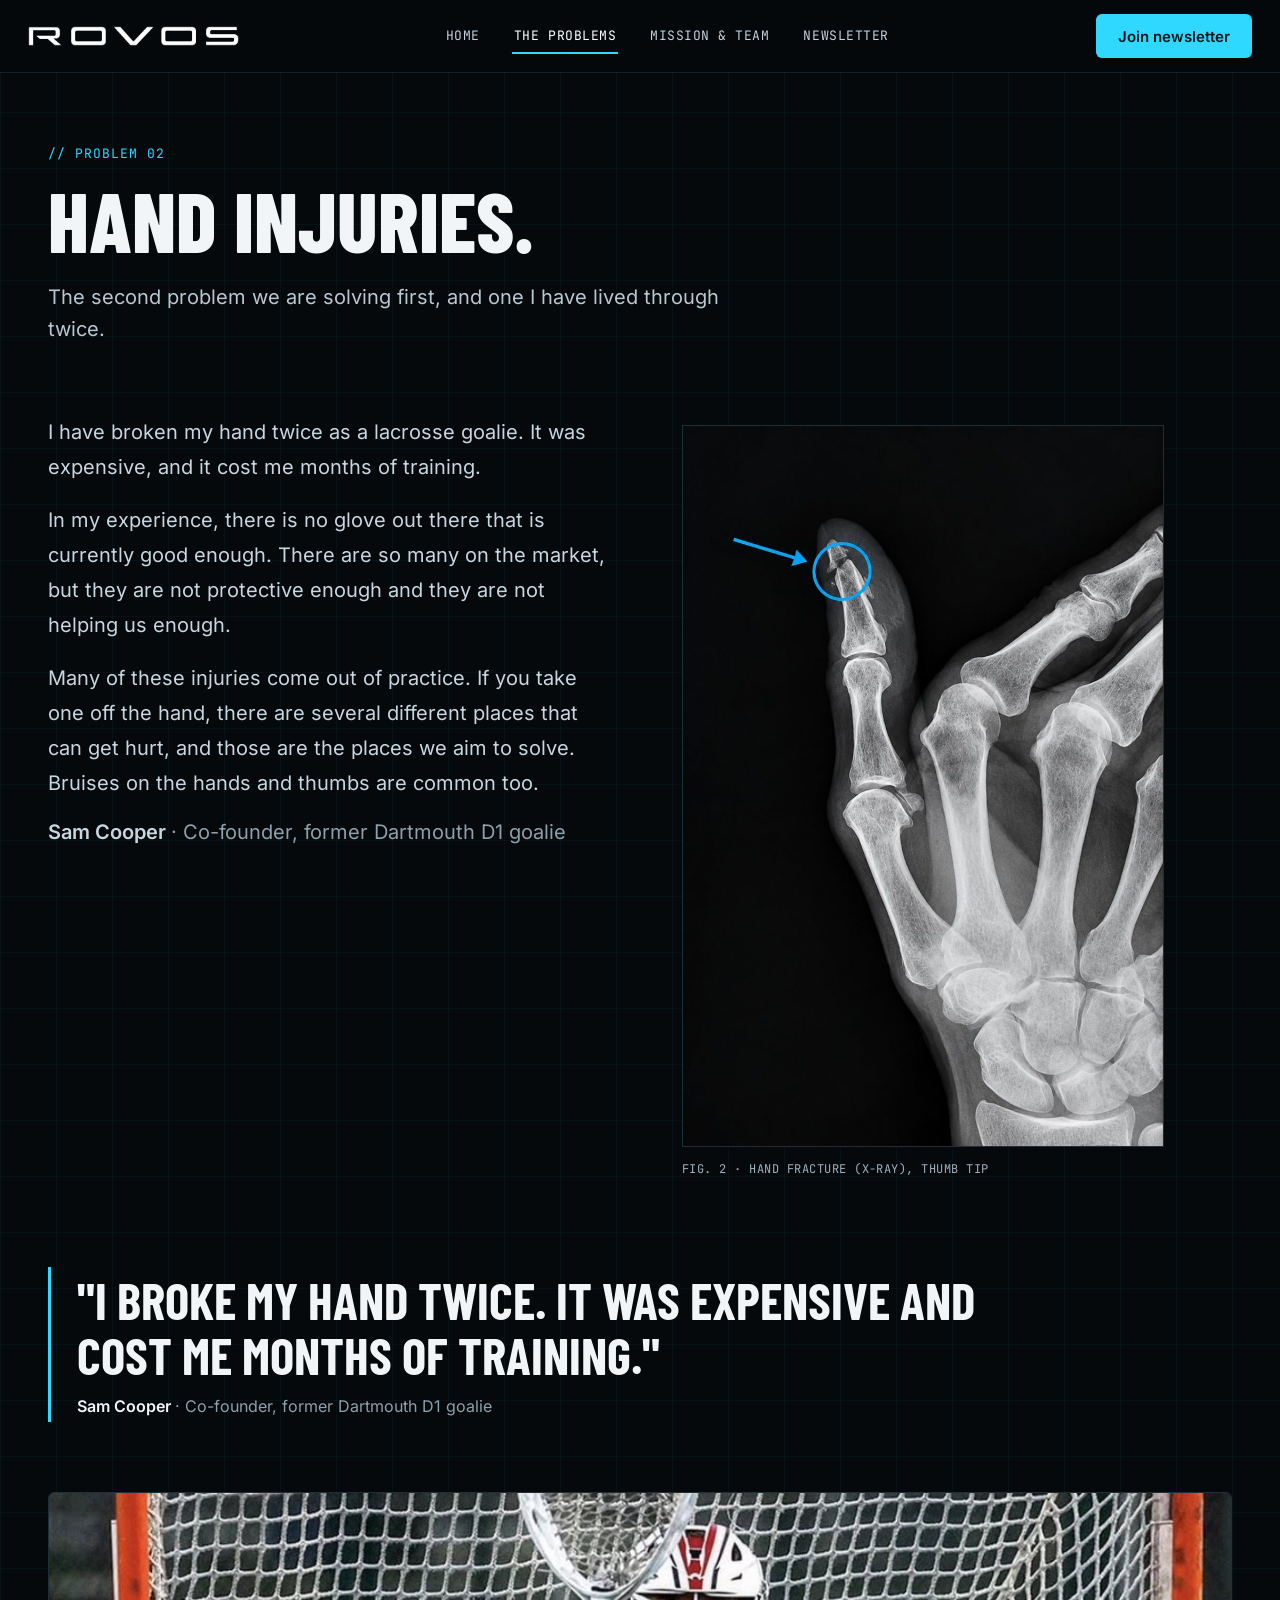
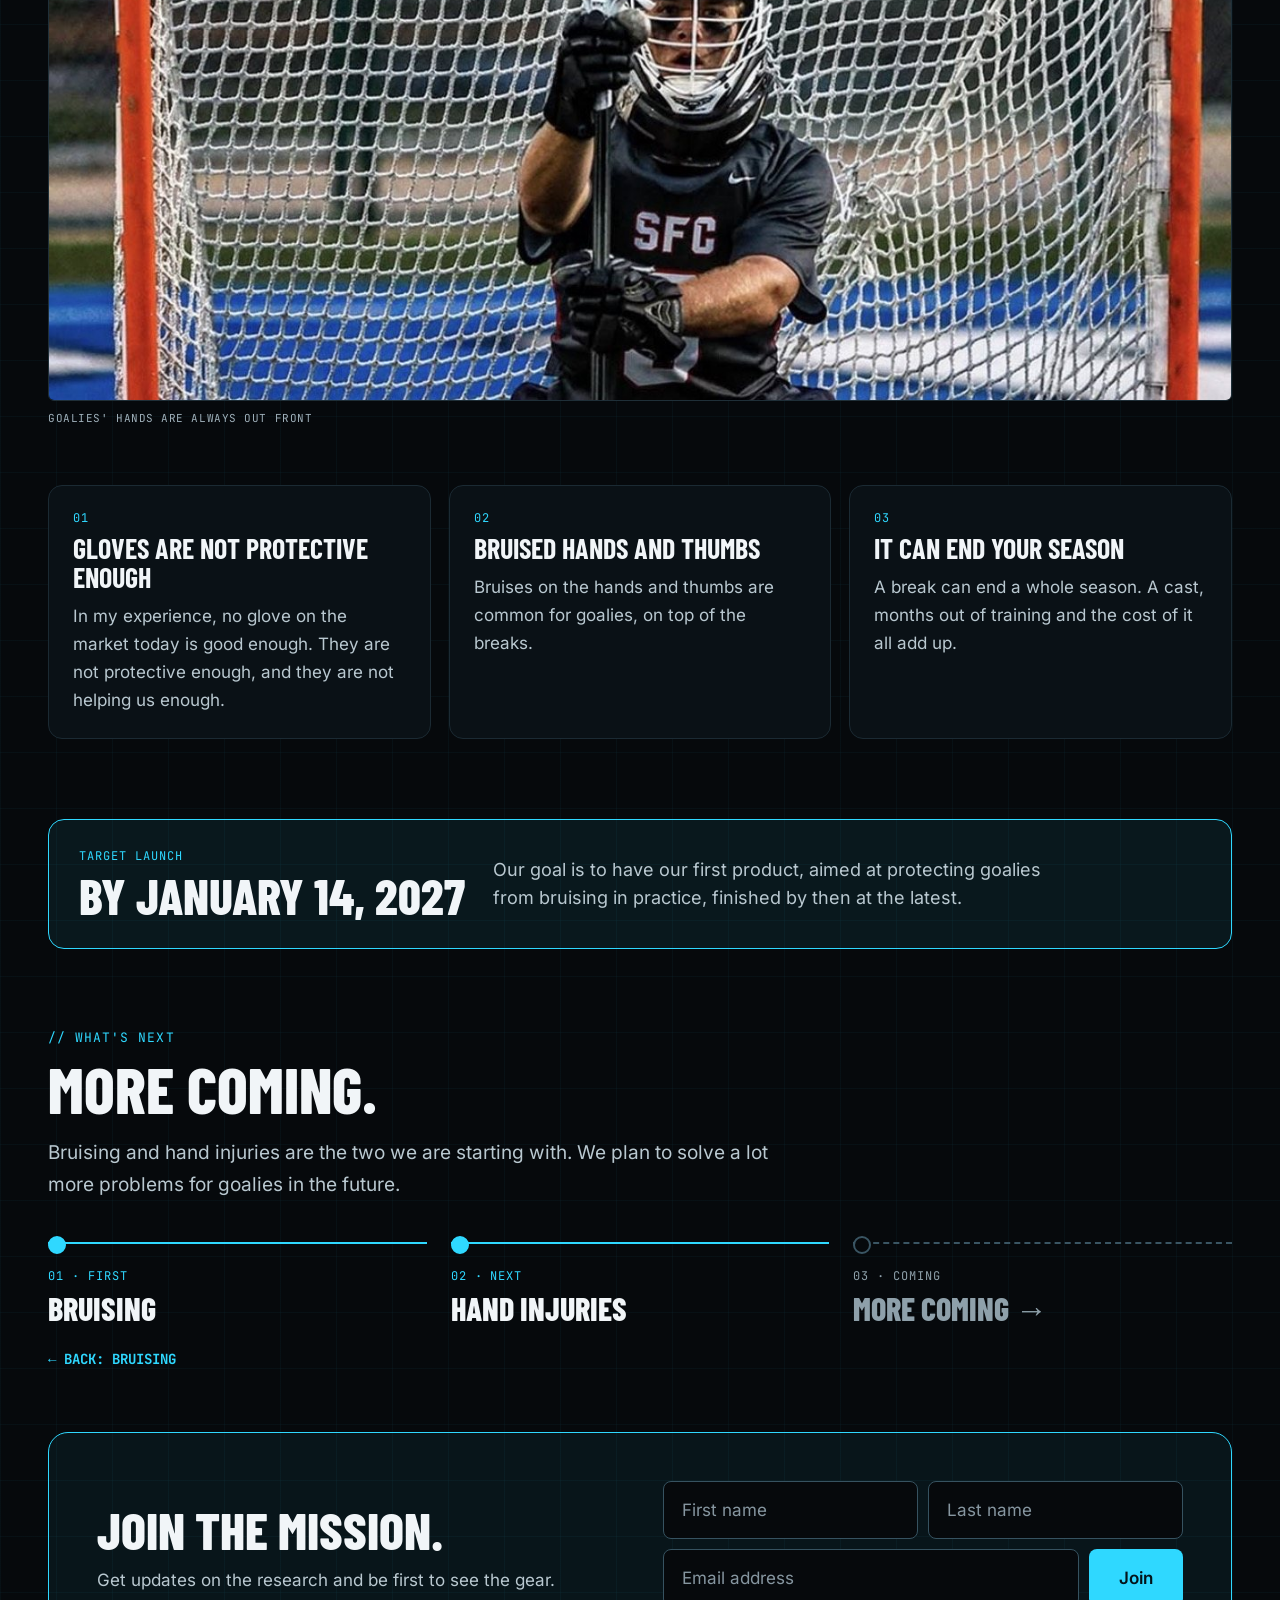
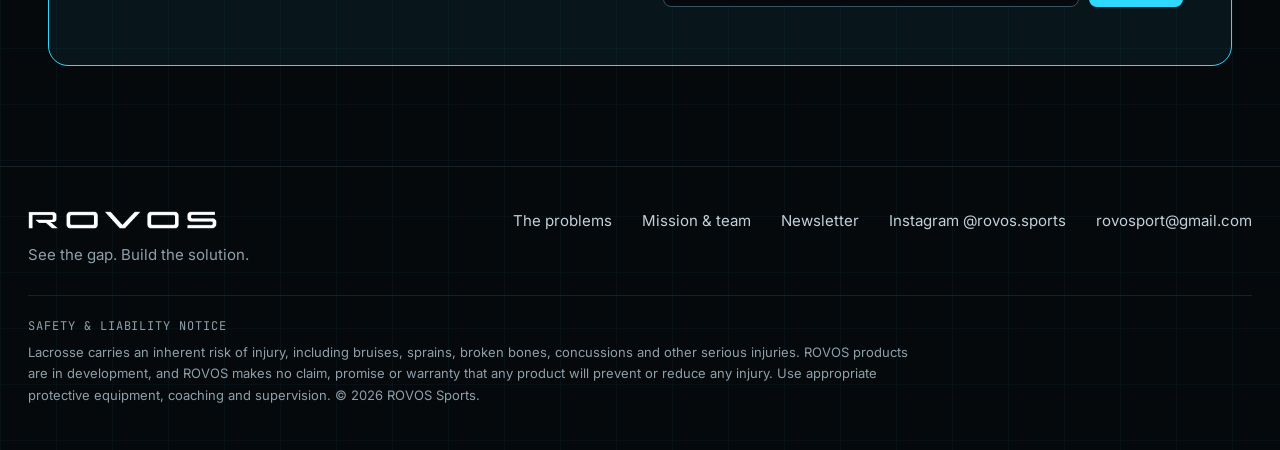
<file: problems/hand-injuries/index.html>
<!doctype html>
<html lang="en">
<head>
<meta charset="utf-8">
<meta name="viewport" content="width=device-width,initial-scale=1">
<title>Hand injuries in lacrosse goalies | ROVOS</title>
<meta name="description" content="Broken hands and bruised thumbs end seasons. Why current gloves are not protective enough, and what ROVOS is working on.">
<meta name="theme-color" content="#06090c">
<meta property="og:type" content="website">
<meta property="og:site_name" content="ROVOS">
<meta property="og:title" content="Hand injuries in lacrosse goalies | ROVOS">
<meta property="og:description" content="Broken hands and bruised thumbs end seasons. Why current gloves are not protective enough, and what ROVOS is working on.">
<meta property="og:image" content="https://rovos.llc/assets/img/og.jpg">
<meta name="twitter:card" content="summary_large_image">
<link rel="preload" href="/assets/fonts/barlow-condensed-latin-800-normal.woff2" as="font" type="font/woff2" crossorigin>
<link rel="stylesheet" href="/assets/fonts.css">
<link rel="icon" href="/favicon.ico" sizes="any">
<link rel="icon" type="image/png" href="/favicon.png">
<link rel="apple-touch-icon" href="/apple-touch-icon.png">

<style>
body{margin:0;background:#06090c;font-family:'Inter',system-ui,sans-serif;color:#f1f5f8}
a{color:#2fd8ff;text-decoration:none}
.nv{font-family:'JetBrains Mono',monospace;color:#c3d0d8;font-size:13px;letter-spacing:.04em;padding:8px 2px;border-bottom:2px solid transparent}
.nv:hover{color:#ffffff;border-bottom-color:#2fd8ff}
.hud{position:relative}
.hud::before,.hud::after{content:'';position:absolute;width:28px;height:28px;border:3px solid #2fd8ff;pointer-events:none;z-index:2}
.hud::before{top:-9px;left:-9px;border-right:0;border-bottom:0}
.hud::after{bottom:-9px;right:-9px;border-left:0;border-top:0}
.card{transition:border-color .15s,transform .15s}
.card:hover{border-color:#2fd8ff;transform:translateY(-2px)}
input::placeholder{color:#8696a0}
input:focus{outline:3px solid #2fd8ff;outline-offset:2px}
button:focus-visible,a:focus-visible{outline:3px solid #2fd8ff;outline-offset:3px}

@keyframes rvIn{from{opacity:0;transform:translateY(56px) scale(.97)}to{opacity:1;transform:none}}
@keyframes rvL{from{opacity:0;transform:translateX(-64px)}to{opacity:1;transform:none}}
@keyframes rvR{from{opacity:0;transform:translateX(64px)}to{opacity:1;transform:none}}
@keyframes rvZ{from{opacity:0;transform:scale(.9)}to{opacity:1;transform:none}}
@supports (animation-timeline: view()){
@media (prefers-reduced-motion:no-preference){
.rv{animation:rvIn linear backwards;animation-timeline:view();animation-range:entry 0% entry 55%}
.rvL{animation:rvL linear backwards;animation-timeline:view();animation-range:entry 0% entry 60%}
.rvR{animation:rvR linear backwards;animation-timeline:view();animation-range:entry 0% entry 60%}
.rvZ{animation:rvZ linear backwards;animation-timeline:view();animation-range:entry 0% entry 60%}
.rv:nth-child(2),.rvL:nth-child(2),.rvR:nth-child(2){animation-range:entry 6% entry 62%}
.rv:nth-child(3){animation-range:entry 12% entry 68%}
.rv:nth-child(4){animation-range:entry 18% entry 74%}
}}

html{-webkit-text-size-adjust:100%;overflow-x:clip}
body{overflow-x:clip}
img{max-width:100%}
.rv-io .rv,.rv-io .rvL,.rv-io .rvR,.rv-io .rvZ{opacity:0;transform:translateY(40px);transition:opacity .7s ease,transform .7s ease}
.rv-io .rvL{transform:translateX(-48px)}.rv-io .rvR{transform:translateX(48px)}.rv-io .rvZ{transform:scale(.94)}
.rv-io .is-in{opacity:1!important;transform:none!important}
@media (max-width:700px){
 div[style*="grid-template-columns:repeat(auto-fit"],section[style*="grid-template-columns:repeat(auto-fit"]{grid-template-columns:minmax(0,1fr)!important}
 div[style*="grid-template-columns:repeat(auto-fit,minmax(200px"]{grid-template-columns:repeat(2,minmax(0,1fr))!important}
 section[style*="padding"]{padding-left:20px!important;padding-right:20px!important}
 header>div{padding-left:20px!important;padding-right:20px!important}
 footer{padding-left:20px!important;padding-right:20px!important}
}
@media (max-width:700px){h1{font-size:clamp(44px,14.5vw,76px)!important}}
@media (max-width:520px){
 .nv{font-size:12px}
 header nav{gap:4px 18px!important}
}
@media (max-width:700px){
 header>div{gap:10px 12px!important;padding-top:10px!important;padding-bottom:10px!important}
 header>div>a[aria-label]{order:1;margin-right:auto}
 header>div>button[data-open-join]{order:2;height:38px!important;padding:0 14px!important;font-size:14px!important}
 header nav{order:3;width:100%;flex-wrap:nowrap!important;justify-content:space-between;gap:0 6px!important}
 header>div>a[aria-label] img{height:16px!important}
 header .nv{font-size:11px!important;letter-spacing:.02em!important;white-space:nowrap}
}
@media (max-width:380px){
 header .nv{font-size:10px!important;letter-spacing:0!important}
 header nav{gap:0 4px!important}
}

/* ---- compact mobile: less scrolling ---- */
@media (max-width:700px){
 [style*="padding:100px 28px"],[style*="padding:90px 28px"],[style*="padding:80px 28px"],[style*="padding:72px 28px"],[style*="padding:60px 28px"]{padding-top:38px!important}
 [style*="padding:56px 28px"],[style*="padding:50px 28px"]{padding-top:30px!important}
 [style*="padding:44px 28px"]{padding-top:26px!important;padding-bottom:26px!important}
 [style*="padding:100px 28px;"],[style*="padding:90px 28px;"]{padding-bottom:38px!important}
 [style*="28px 110px"],[style*="28px 100px"],[style*="28px 80px"],[style*="28px 70px"],[style*="28px 60px"]{padding-bottom:34px!important}
 [style*="padding:100px 28px"],[style*="padding:90px 28px"],[style*="padding:80px 28px"],[style*="padding:72px 28px"],[style*="padding:60px 28px"],[style*="padding:56px 28px"],[style*="padding:50px 28px"],[style*="padding:44px 28px"],[style*="padding:40px 28px"],[style*="padding:30px 28px"]{padding-left:20px!important;padding-right:20px!important}
 h2{font-size:32px!important;margin-top:8px!important}
 section p[style*="font-size:19px"],section div[style*="font-size:19px"]{font-size:16px!important;line-height:1.6!important}
 p[style*="font-size:17px"]{font-size:15px!important;line-height:1.5!important}
 div[style*="gap:56px"],div[style*="gap:64px"]{gap:20px!important}
 /* photo grids: 2 across */
 div[style*="repeat(auto-fit"][style*="gap:18px"]:has(>figure),div[style*="repeat(auto-fit"][style*="gap:18px"]:has(>div.hud){grid-template-columns:repeat(2,minmax(0,1fr))!important;gap:10px!important}
 div[style*="gap:18px"]>div.rv[style*="padding:24px"]{padding:16px 18px!important}
 div[style*="gap:18px"]>div.rv[style*="padding:24px"]>p{margin-top:6px!important}
 div[style*="font-size:20px;line-height:1.75"],p[style*="font-size:20px"]{font-size:17px!important;line-height:1.6!important}
 div[style*="font-size:20px;line-height:1.75"]>p{margin-top:14px!important}
 div[style*="gap:18px"]>figure:last-child:nth-child(odd){grid-column:1/-1}
 div[style*="gap:18px"]>figure:last-child:nth-child(odd)>div{aspect-ratio:16/9!important}
 figure figcaption{font-size:9.5px!important;letter-spacing:.02em!important;margin-top:6px!important;line-height:1.35}
 /* problem cards: photo left, text right */
 a.card[style*="display:block"]{display:grid!important;grid-template-columns:36% minmax(0,1fr)}
 a.card[style*="display:block"]>div:first-child{aspect-ratio:auto!important;min-height:100%}
 a.card[style*="display:block"]>div:first-child img{position:absolute;inset:0}
 a.card[style*="display:block"]>div:last-child{padding:16px!important}
 a.card[style*="display:block"]>div:last-child>div:nth-child(2){font-size:28px!important}
 a.card[style*="display:block"]>div:last-child>p{margin-top:6px!important}
 a.card[style*="display:block"]>div:last-child>div:last-child{margin-top:10px!important}
 div.hud[style*="min-height:240px"]{min-height:0!important;padding:20px!important;margin:0!important}
 div.hud[style*="min-height:240px"]>div:nth-child(2){font-size:32px!important}
 /* quote cards */
 a.card[style*="border-left"]{padding:18px!important}
 a.card[style*="border-left"]>p{font-size:21px!important}
 a.card[style*="border-left"]>div{margin-top:12px!important;font-size:14px}
 /* founder cards */
 img[style*="height:400px"],img[style*="height:420px"]{height:210px!important}
 div[style*="border-radius:18px"]>div[style*="padding:26px"]{padding:18px!important}
 div[style*="border-radius:18px"]>div[style*="padding:26px"]>div[style*="font-size:40px"]{font-size:32px!important}
 div[style*="border-radius:18px"]>div[style*="padding:26px"]>p{font-size:15px!important;margin-top:8px!important}
 div[style*="gap:18px;margin-top:30px"]{grid-template-columns:minmax(0,1fr)!important;gap:10px!important;margin-top:20px!important}
 div[style*="gap:18px;margin-top:30px"]>div{padding:16px 18px!important}
 div[style*="gap:18px;margin-top:30px"]>div>div[style*="font-size:28px"]{font-size:24px!important}
 div[style*="gap:18px;margin-top:30px"]>div>p{margin-top:6px!important}
 div.hud[style*="padding:clamp(26px"]{padding:20px!important}
 div[style*="gap:14px"]>img{max-height:none}
}
</style>

<script async src="https://www.googletagmanager.com/gtag/js?id=G-G02ZZ0PW9D"></script>
<script>window.dataLayer=window.dataLayer||[];function gtag(){dataLayer.push(arguments);}gtag('js',new Date());gtag('config','G-G02ZZ0PW9D');</script>
</head>
<body>



<div style="background:#06090c;color:#f1f5f8;font-family:'Inter',system-ui,sans-serif;overflow:clip;background-image:linear-gradient(rgba(47,216,255,.035) 1px,transparent 1px),linear-gradient(90deg,rgba(47,216,255,.035) 1px,transparent 1px);background-size:56px 56px">

<!-- HEADER -->
<header style="position:sticky;top:0;z-index:20;background:rgba(6,9,12,.94);border-bottom:1px solid #16222a">
<div style="max-width:1240px;margin:0 auto;padding:14px 28px;display:flex;flex-wrap:wrap;align-items:center;justify-content:space-between;gap:12px 28px;position:relative">
<a href="/" aria-label="ROVOS home" style="display:block"><img src="/assets/img/rovos-wordmark.png" alt="ROVOS" style="height:20px;width:auto;display:block"></a>
<nav aria-label="Main" style="display:flex;flex-wrap:wrap;align-items:center;gap:6px 30px">
<a class="nv" href="/" >HOME</a>
<a class="nv" href="/problems/" style="color:#ffffff;border-bottom-color:#2fd8ff">THE PROBLEMS</a>
<a class="nv" href="/mission/">MISSION &amp; TEAM</a>
<a class="nv" href="/newsletter/">NEWSLETTER</a>
</nav>
<button type="button" data-open-join style="height:44px;padding:0 22px;border-radius:6px;border:0;background:#2fd8ff;color:#03141a;font-size:15px;font-weight:600;font-family:inherit;cursor:pointer">Join newsletter</button>
<div id="join-modal" style="display:none">
<div role="dialog" aria-modal="true" aria-label="Join the newsletter" style="position:fixed;inset:0;z-index:200;display:flex;align-items:center;justify-content:center;padding:20px;box-sizing:border-box">
<div data-close-join style="position:absolute;inset:0;background:rgba(3,6,8,.82)"></div>
<div class="hud" style="position:relative;width:520px;max-width:100%;box-sizing:border-box;background:#0a1116;border:1px solid #28414d;border-radius:16px;padding:34px;box-shadow:0 30px 80px rgba(0,0,0,.7)">
<button data-close-join aria-label="Close" style="position:absolute;top:12px;right:14px;width:40px;height:40px;border-radius:8px;border:0;background:transparent;color:#b4c2cb;font-size:26px;line-height:1;cursor:pointer">&times;</button>
<div style="font-family:'JetBrains Mono',monospace;font-size:12px;color:#8ea0aa;letter-spacing:.1em">NEWSLETTER</div>
<div style="font-family:'Barlow Condensed',sans-serif;font-weight:800;font-size:40px;text-transform:uppercase;line-height:1;margin-top:6px">Join the newsletter</div>
<div data-state="form">
<form class="js-signup" novalidate style="display:flex;flex-direction:column;gap:10px;margin-top:22px;position:relative"><div style="display:grid;grid-template-columns:repeat(2,minmax(0,1fr));gap:10px"><div><label for="h-fn" style="position:absolute;width:1px;height:1px;overflow:hidden;clip:rect(0 0 0 0)">First name</label><input id="h-fn" type="text" autocomplete="given-name" placeholder="First name" name="firstName" required maxlength="120" style="width:100%;box-sizing:border-box;height:58px;padding:0 18px;border-radius:8px;border:1px solid #365260;background:#06090c;color:#f1f5f8;font-size:18px;font-family:inherit"></div><div><label for="h-ln" style="position:absolute;width:1px;height:1px;overflow:hidden;clip:rect(0 0 0 0)">Last name</label><input id="h-ln" type="text" autocomplete="family-name" placeholder="Last name" name="lastName" required maxlength="120" style="width:100%;box-sizing:border-box;height:58px;padding:0 18px;border-radius:8px;border:1px solid #365260;background:#06090c;color:#f1f5f8;font-size:18px;font-family:inherit"></div></div><label for="h-email" style="position:absolute;width:1px;height:1px;overflow:hidden;clip:rect(0 0 0 0)">Email address</label><input id="h-email" type="email" autocomplete="email" placeholder="Email address" name="email" required maxlength="120" style="width:100%;box-sizing:border-box;height:58px;padding:0 18px;border-radius:8px;border:1px solid #365260;background:#06090c;color:#f1f5f8;font-size:18px;font-family:inherit"><button type="submit" style="height:58px;border-radius:10px;border:0;background:#2fd8ff;color:#03141a;font-size:18px;font-weight:600;font-family:inherit;cursor:pointer">Join</button><div aria-hidden="true" style="position:absolute;left:-9999px;top:auto;width:1px;height:1px;overflow:hidden"><label>Leave this empty<input type="text" name="website" tabindex="-1" autocomplete="off"></label></div><div class="js-status" role="status" aria-live="polite" style="font-size:15px;line-height:1.4;color:#ff9aa8"></div></form>
<p style="font-size:14px;color:#8ea0aa;margin:14px 0 0">One email when there's real news. Unsubscribe any time.</p>
</div>
<div data-state="done" style="display:none">
<div style="margin-top:22px;min-height:58px;display:flex;align-items:center;padding:0 18px;border-radius:10px;border:1px solid #1f6a80;background:rgba(47,216,255,.1);color:#dcf6ff;font-size:17px">You're on the list. We'll keep you posted.</div>
</div>
</div>
</div>
</div>
</div>
</header>
<section style="max-width:1240px;margin:0 auto;padding:72px 28px 40px;box-sizing:border-box">
<div style="font-family:'JetBrains Mono',monospace;font-size:13px;color:#2fd8ff;letter-spacing:.08em">// PROBLEM 02</div>
<h1 class="rvZ" style="font-family:'Barlow Condensed',sans-serif;font-weight:800;font-size:clamp(52px,6.6vw,96px);line-height:.94;text-transform:uppercase;margin:18px 0 0;max-width:980px">Hand injuries.</h1>
<p class="rv" style="font-size:20px;line-height:1.6;color:#b9c8d0;margin:22px 0 0;max-width:720px">The second problem we are solving first, and one I have lived through twice.</p>
</section>
<section style="max-width:1240px;margin:0 auto;padding:30px 28px 40px;box-sizing:border-box;display:grid;grid-template-columns:repeat(auto-fit,minmax(380px,1fr));gap:64px;align-items:start">
<div style="font-size:20px;line-height:1.75;color:#c8d6de"><p style="margin:0">I have broken my hand twice as a lacrosse goalie. It was expensive, and it cost me months of training.</p><p style="margin:18px 0 0">In my experience, there is no glove out there that is currently good enough. There are so many on the market, but they are not protective enough and they are not helping us enough.</p><p style="margin:18px 0 0">Many of these injuries come out of practice. If you take one off the hand, there are several different places that can get hurt, and those are the places we aim to solve. Bruises on the hands and thumbs are common too.</p><div style="margin-top:14px;font-weight:600">Sam Cooper <span style="color:#8ea0aa;font-weight:400">&middot; Co-founder, former Dartmouth D1 goalie</span></div></div>
<div style="padding:10px"><figure class="rv" style="margin:0"><div class="hud rv" style="aspect-ratio:2/3;background:#000;overflow:hidden;border:1px solid #1f2f38;max-width:480px">
<img src="/assets/img/xray.jpg" alt="X-ray of a hand with a fractured thumb tip, circled" style="width:100%;height:100%;object-fit:cover;display:block"></div>
<figcaption style="font-family:'JetBrains Mono',monospace;font-size:12px;color:#9fb0ba;margin-top:14px;letter-spacing:.04em">FIG. 2 &middot; HAND FRACTURE (X-RAY), THUMB TIP</figcaption></figure></div>
</section>
<section style="max-width:1240px;margin:0 auto;padding:40px 28px 40px;box-sizing:border-box">
<div class="rv" style="border-left:3px solid #2fd8ff;padding:6px 0 6px 26px;max-width:900px"><p style="font-family:'Barlow Condensed',sans-serif;font-weight:700;font-size:clamp(32px,4vw,54px);line-height:1.06;text-transform:uppercase;margin:0">"I broke my hand twice. It was expensive and cost me months of training."</p><div style="margin-top:14px;font-weight:600">Sam Cooper <span style="color:#8ea0aa;font-weight:400">&middot; Co-founder, former Dartmouth D1 goalie</span></div></div>
</section><section style="max-width:1240px;margin:0 auto;padding:30px 28px 20px;box-sizing:border-box"><style>.wideph>div{aspect-ratio:21/9!important}@media (max-width:700px){.wideph>div{aspect-ratio:4/3!important}}</style><figure class="wideph" style="margin:0"><div class="hud" style="aspect-ratio:21/9;overflow:hidden;border:1px solid #1f2f38;border-radius:6px;background:#000"><img src="/assets/img/goalie-sfc.jpg" alt="Goalie in a ready stance in front of the net, gloves out front" loading="lazy" style="width:100%;height:100%;object-fit:cover;object-position:50% 38%;display:block"></div><figcaption style="font-family:'JetBrains Mono',monospace;font-size:11px;letter-spacing:.05em;color:#9fb0ba;margin-top:10px">GOALIES' HANDS ARE ALWAYS OUT FRONT</figcaption></figure></section>
<section style="max-width:1240px;margin:0 auto;padding:40px 28px 40px;box-sizing:border-box">
<div style="display:grid;grid-template-columns:repeat(auto-fit,minmax(280px,1fr));gap:18px"><div class="rv" style="border:1px solid #1b2a33;background:#0a1116;border-radius:14px;padding:24px"><div style="font-family:'JetBrains Mono',monospace;font-size:12px;color:#2fd8ff;letter-spacing:.08em">01</div><div style="font-family:'Barlow Condensed',sans-serif;font-weight:700;font-size:28px;text-transform:uppercase;margin-top:8px;line-height:1.05">Gloves are not protective enough</div><p style="font-size:17px;line-height:1.65;color:#b9c8d0;margin:10px 0 0">In my experience, no glove on the market today is good enough. They are not protective enough, and they are not helping us enough.</p></div><div class="rv" style="border:1px solid #1b2a33;background:#0a1116;border-radius:14px;padding:24px"><div style="font-family:'JetBrains Mono',monospace;font-size:12px;color:#2fd8ff;letter-spacing:.08em">02</div><div style="font-family:'Barlow Condensed',sans-serif;font-weight:700;font-size:28px;text-transform:uppercase;margin-top:8px;line-height:1.05">Bruised hands and thumbs</div><p style="font-size:17px;line-height:1.65;color:#b9c8d0;margin:10px 0 0">Bruises on the hands and thumbs are common for goalies, on top of the breaks.</p></div><div class="rv" style="border:1px solid #1b2a33;background:#0a1116;border-radius:14px;padding:24px"><div style="font-family:'JetBrains Mono',monospace;font-size:12px;color:#2fd8ff;letter-spacing:.08em">03</div><div style="font-family:'Barlow Condensed',sans-serif;font-weight:700;font-size:28px;text-transform:uppercase;margin-top:8px;line-height:1.05">It can end your season</div><p style="font-size:17px;line-height:1.65;color:#b9c8d0;margin:10px 0 0">A break can end a whole season. A cast, months out of training and the cost of it all add up.</p></div></div>
</section>
<section style="max-width:1240px;margin:0 auto;padding:40px 28px 24px;box-sizing:border-box"><div class="rv" style="border:1px solid #2fd8ff;background:rgba(47,216,255,.07);border-radius:16px;padding:28px 30px;display:flex;flex-wrap:wrap;align-items:center;gap:12px 28px"><div><div style="font-family:'JetBrains Mono',monospace;font-size:12px;letter-spacing:.08em;color:#2fd8ff">TARGET LAUNCH</div><div style="font-family:'Barlow Condensed',sans-serif;font-weight:800;font-size:clamp(34px,4vw,50px);text-transform:uppercase;line-height:1;margin-top:6px">By January 14, 2027</div></div><p class="rv" style="font-size:18px;line-height:1.6;color:#b9c8d0;margin:0;flex:1 1 320px;max-width:560px">Our goal is to have our first product, aimed at protecting goalies from bruising in practice, finished by then at the latest.</p></div></section>
<section style="max-width:1240px;margin:0 auto;padding:56px 28px 24px;box-sizing:border-box"><div class="rv"><div style="font-family:'JetBrains Mono',monospace;font-size:13px;color:#2fd8ff;letter-spacing:.08em">// WHAT&apos;S NEXT</div><h2 class="rv" style="font-family:'Barlow Condensed',sans-serif;font-weight:800;font-size:clamp(40px,5vw,66px);line-height:.98;text-transform:uppercase;margin:12px 0 0">More coming.</h2><p class="rv" style="font-size:19px;line-height:1.7;color:#b9c8d0;margin:16px 0 0;max-width:720px">Bruising and hand injuries are the two we are starting with. We plan to solve a lot more problems for goalies in the future.</p><div style="display:grid;grid-template-columns:repeat(auto-fit,minmax(200px,1fr));gap:24px;margin-top:40px"><div style="position:relative;padding:24px 20px 0 0;border-top:2px solid #2fd8ff"><span style="position:absolute;top:-8px;left:0;width:14px;height:14px;border-radius:50%;background:#2fd8ff;border:2px solid #2fd8ff"></span><div style="font-family:'JetBrains Mono',monospace;font-size:12px;letter-spacing:.08em;color:#2fd8ff">01 &middot; FIRST</div><div style="font-family:'Barlow Condensed',sans-serif;font-weight:800;font-size:32px;text-transform:uppercase;line-height:1;margin-top:8px;">Bruising</div></div><div style="position:relative;padding:24px 20px 0 0;border-top:2px solid #2fd8ff"><span style="position:absolute;top:-8px;left:0;width:14px;height:14px;border-radius:50%;background:#2fd8ff;border:2px solid #2fd8ff"></span><div style="font-family:'JetBrains Mono',monospace;font-size:12px;letter-spacing:.08em;color:#2fd8ff">02 &middot; NEXT</div><div style="font-family:'Barlow Condensed',sans-serif;font-weight:800;font-size:32px;text-transform:uppercase;line-height:1;margin-top:8px;">Hand injuries</div></div><div style="position:relative;padding:24px 20px 0 0;border-top:2px dashed #3a5563"><span style="position:absolute;top:-8px;left:0;width:14px;height:14px;border-radius:50%;background:#06090c;border:2px solid #3a5563"></span><div style="font-family:'JetBrains Mono',monospace;font-size:12px;letter-spacing:.08em;color:#8ea0aa">03 &middot; COMING</div><div style="font-family:'Barlow Condensed',sans-serif;font-weight:800;font-size:32px;text-transform:uppercase;line-height:1;margin-top:8px;color:#8ea0aa">More coming &rarr;</div></div></div></div><div style="margin-top:24px"><a href="/problems/bruising/" style="font-family:'JetBrains Mono',monospace;font-size:14px;font-weight:700">&larr; BACK: BRUISING</a></div></section>
<section style="max-width:1240px;margin:0 auto;padding:40px 28px 100px;box-sizing:border-box">
<div class="rv" style="border:1px solid #2fd8ff;background:rgba(47,216,255,.06);border-radius:20px;padding:48px;display:flex;flex-wrap:wrap;align-items:center;justify-content:space-between;gap:28px">
<div style="max-width:560px">
<h2 class="rv" style="font-family:'Barlow Condensed',sans-serif;font-weight:800;font-size:clamp(34px,4.2vw,52px);line-height:1;text-transform:uppercase;margin:0">Join the mission.</h2>
<p style="font-size:17px;line-height:1.6;color:#b9c8d0;margin:12px 0 0">Get updates on the research and be first to see the gear.</p>
</div>
<div data-state="form">
<form class="js-signup" novalidate style="display:flex;flex-direction:column;gap:10px;flex:1 1 380px;max-width:520px;width:100%;margin-top:0px;position:relative"><div style="display:grid;grid-template-columns:repeat(2,minmax(0,1fr));gap:10px"><div><label for="s-fn" style="position:absolute;width:1px;height:1px;overflow:hidden;clip:rect(0 0 0 0)">First name</label><input id="s-fn" type="text" autocomplete="given-name" placeholder="First name" name="firstName" required maxlength="120" style="width:100%;box-sizing:border-box;height:58px;padding:0 18px;border-radius:8px;border:1px solid #365260;background:#06090c;color:#f1f5f8;font-size:17px;font-family:inherit"></div><div><label for="s-ln" style="position:absolute;width:1px;height:1px;overflow:hidden;clip:rect(0 0 0 0)">Last name</label><input id="s-ln" type="text" autocomplete="family-name" placeholder="Last name" name="lastName" required maxlength="120" style="width:100%;box-sizing:border-box;height:58px;padding:0 18px;border-radius:8px;border:1px solid #365260;background:#06090c;color:#f1f5f8;font-size:17px;font-family:inherit"></div></div><div style="display:flex;flex-wrap:wrap;gap:10px"><label for="s-email" style="position:absolute;width:1px;height:1px;overflow:hidden;clip:rect(0 0 0 0)">Email address</label><input id="s-email" type="email" autocomplete="email" placeholder="Email address" name="email" required maxlength="120" style="flex:1 1 220px;min-width:0;box-sizing:border-box;height:58px;padding:0 18px;border-radius:8px;border:1px solid #365260;background:#06090c;color:#f1f5f8;font-size:17px;font-family:inherit"><button type="submit" style="height:58px;padding:0 30px;border-radius:8px;border:0;background:#2fd8ff;color:#03141a;font-size:17px;font-weight:600;font-family:inherit;cursor:pointer">Join</button></div><div aria-hidden="true" style="position:absolute;left:-9999px;top:auto;width:1px;height:1px;overflow:hidden"><label>Leave this empty<input type="text" name="website" tabindex="-1" autocomplete="off"></label></div><div class="js-status" role="status" aria-live="polite" style="font-size:15px;line-height:1.4;color:#ff9aa8"></div></form>
</div>
<div data-state="done" style="display:none">
<div style="min-height:58px;display:flex;align-items:center;padding:0 20px;border-radius:8px;border:1px solid #1f6a80;color:#dcf6ff;font-size:17px">You're on the list.</div>
</div>
</div>
</section>
<!-- FOOTER -->
<footer style="border-top:1px solid #16222a;padding:44px 28px">
<div style="max-width:1240px;margin:0 auto;display:flex;flex-wrap:wrap;justify-content:space-between;gap:28px">
<div style="max-width:340px"><img src="/assets/img/rovos-wordmark.png" alt="ROVOS" style="height:18px;width:auto;display:block"><p style="font-size:15px;line-height:1.6;color:#8ea0aa;margin:14px 0 0">See the gap. Build the solution.</p></div>
<nav aria-label="Footer" style="display:flex;flex-wrap:wrap;gap:12px 30px;font-size:15px"><a href="/problems/" style="color:#c3d0d8">The problems</a><a href="/mission/" style="color:#c3d0d8">Mission &amp; team</a><a href="/newsletter/" style="color:#c3d0d8">Newsletter</a><a href="https://www.instagram.com/rovos.sports/" style="color:#c3d0d8">Instagram @rovos.sports</a><a href="mailto:rovosport@gmail.com" style="color:#c3d0d8">rovosport@gmail.com</a></nav>
</div>
<div style="max-width:1240px;margin:28px auto 0;border-top:1px solid #16222a;padding-top:22px">
<div style="font-family:'JetBrains Mono',monospace;font-size:12px;letter-spacing:.08em;color:#8ea0aa">SAFETY &amp; LIABILITY NOTICE</div>
<p style="font-size:13px;line-height:1.65;color:#8ea0aa;margin:8px 0 0;max-width:900px">Lacrosse carries an inherent risk of injury, including bruises, sprains, broken bones, concussions and other serious injuries. ROVOS products are in development, and ROVOS makes no claim, promise or warranty that any product will prevent or reduce any injury. Use appropriate protective equipment, coaching and supervision. &copy; 2026 ROVOS Sports.</p>
</div>
</footer>

</div>



<script src="/assets/site.js" defer></script>
</body>
</html>
</file>
<file: assets/fonts.css>
@font-face{font-family:'Barlow Condensed';font-style:normal;font-weight:600;font-display:swap;src:url(/assets/fonts/barlow-condensed-latin-600-normal.woff2) format('woff2')}
@font-face{font-family:'Barlow Condensed';font-style:normal;font-weight:700;font-display:swap;src:url(/assets/fonts/barlow-condensed-latin-700-normal.woff2) format('woff2')}
@font-face{font-family:'Barlow Condensed';font-style:normal;font-weight:800;font-display:swap;src:url(/assets/fonts/barlow-condensed-latin-800-normal.woff2) format('woff2')}
@font-face{font-family:'Inter';font-style:normal;font-weight:400;font-display:swap;src:url(/assets/fonts/inter-latin-400-normal.woff2) format('woff2')}
@font-face{font-family:'Inter';font-style:normal;font-weight:500;font-display:swap;src:url(/assets/fonts/inter-latin-500-normal.woff2) format('woff2')}
@font-face{font-family:'Inter';font-style:normal;font-weight:600;font-display:swap;src:url(/assets/fonts/inter-latin-600-normal.woff2) format('woff2')}
@font-face{font-family:'JetBrains Mono';font-style:normal;font-weight:400;font-display:swap;src:url(/assets/fonts/jetbrains-mono-latin-400-normal.woff2) format('woff2')}
@font-face{font-family:'JetBrains Mono';font-style:normal;font-weight:500;font-display:swap;src:url(/assets/fonts/jetbrains-mono-latin-500-normal.woff2) format('woff2')}
@font-face{font-family:'JetBrains Mono';font-style:normal;font-weight:700;font-display:swap;src:url(/assets/fonts/jetbrains-mono-latin-700-normal.woff2) format('woff2')}
</file>
